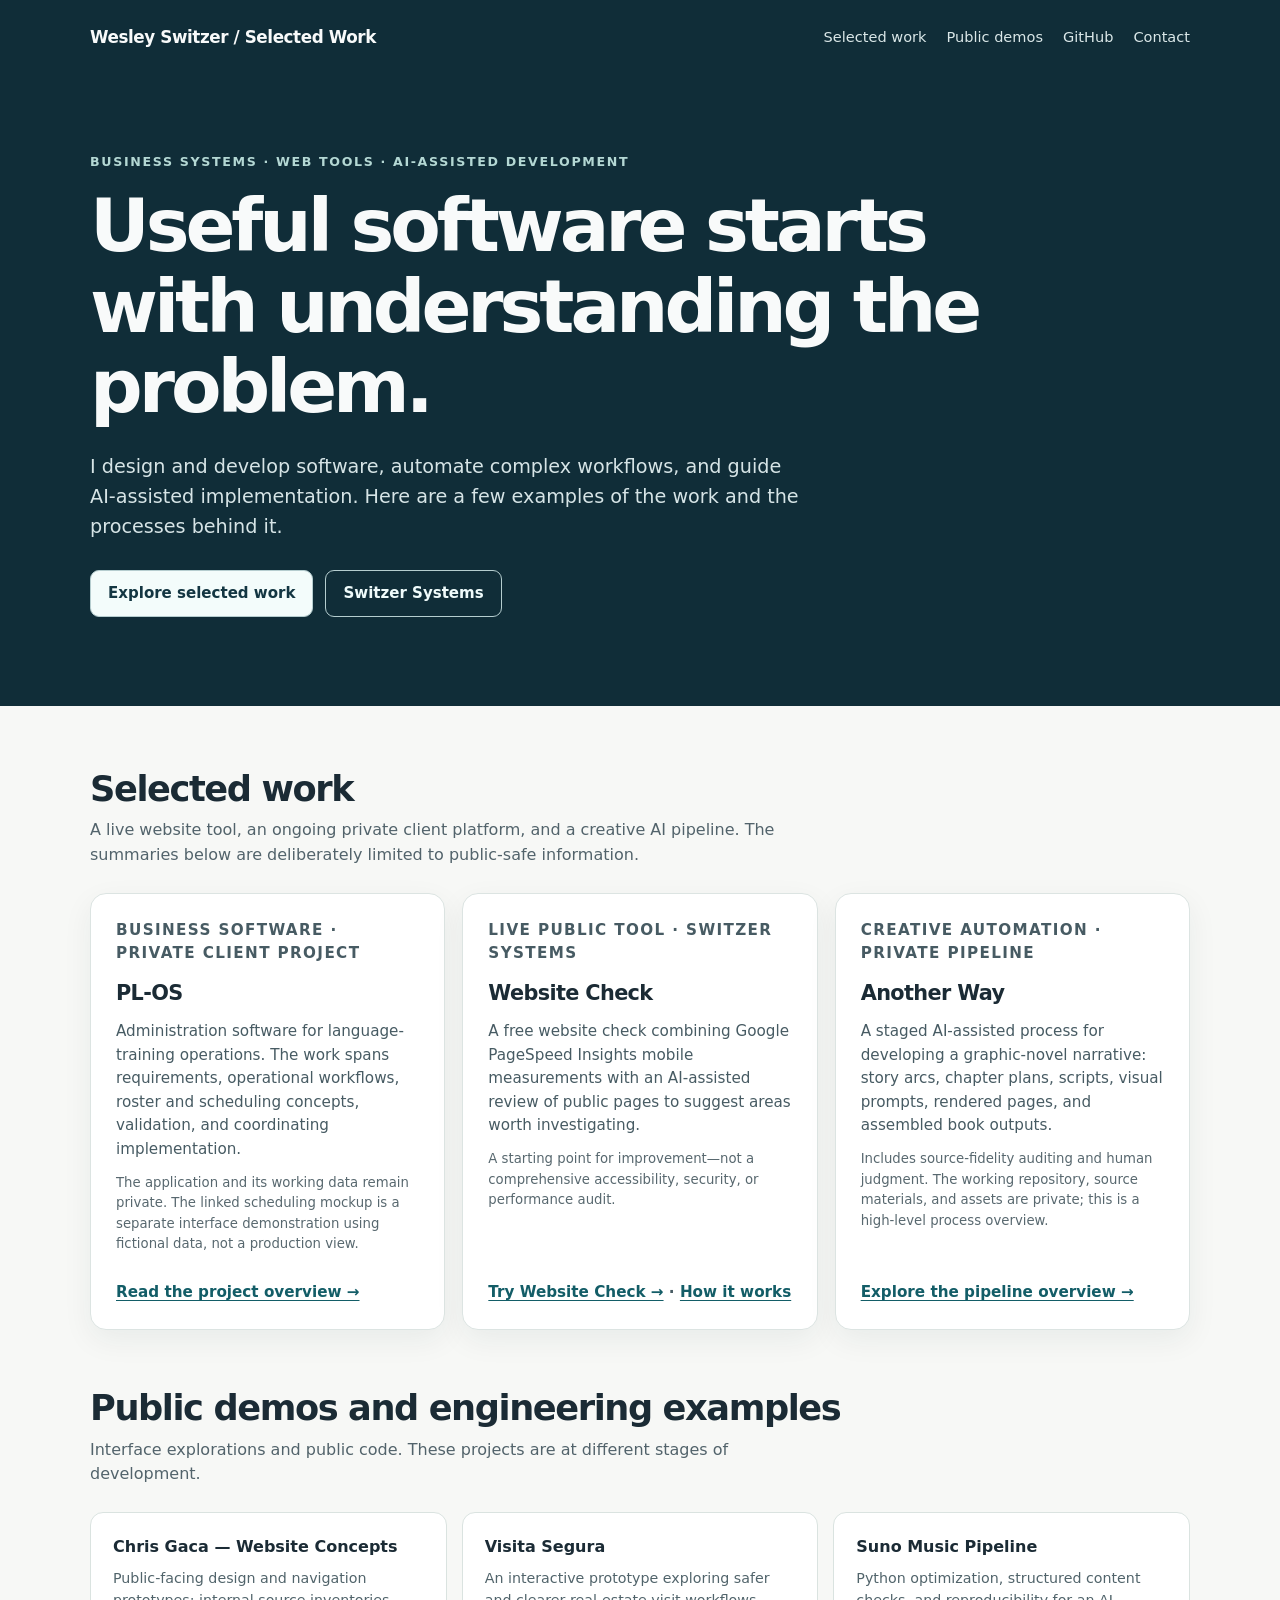
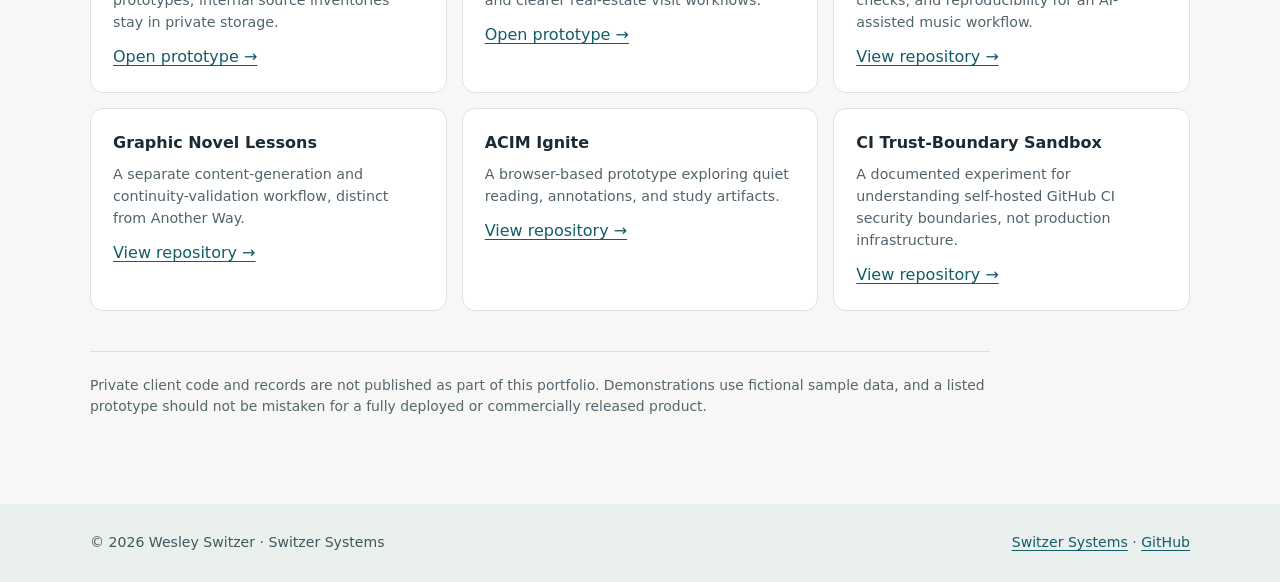
<file: index.html>
<!doctype html>
<html lang="en">
<head>
<meta charset="utf-8">
<meta name="viewport" content="width=device-width, initial-scale=1">
<meta name="description" content="Selected projects from Wesley Switzer: business software, practical website tools, and AI-assisted creative development pipelines.">
<meta name="color-scheme" content="light">
<title>Selected Work | Wesley Switzer</title>
<style>
:root{font-family:system-ui,-apple-system,BlinkMacSystemFont,"Segoe UI",sans-serif;color:#1b2b35;background:#f7f8f6;font-synthesis:none}
*{box-sizing:border-box}
body{margin:0;line-height:1.55}
a{color:#135d67;text-underline-offset:3px}
a:hover{color:#0a4149}
a:focus-visible{outline:3px solid #258b94;outline-offset:4px;border-radius:3px}
header{background:#102d38;color:#f8fafa}
.nav,.wrap{width:min(1100px,calc(100% - 40px));margin:0 auto}
.nav{display:flex;align-items:center;justify-content:space-between;gap:18px;min-height:74px;flex-wrap:wrap;padding:14px 0}
.nav strong{letter-spacing:-.025em;font-size:1.05rem}
.nav nav{display:flex;gap:20px;flex-wrap:wrap}
.nav a{color:#dae7e8;text-decoration:none;font-size:.91rem}
.nav a:hover{color:#fff;text-decoration:underline}
.hero{padding:78px 0 89px}
.eyebrow{margin:0 0 14px;color:#b4d8d4;font-size:.79rem;font-weight:700;letter-spacing:.13em;text-transform:uppercase}
h1{max-width:900px;font-size:clamp(2.4rem,6vw,4.6rem);line-height:1.1;letter-spacing:-.055em;margin:0 0 24px}
.intro{font-size:clamp(1rem,2vw,1.2rem);color:#d6e4e6;max-width:710px;margin:0 0 28px}
.hero-actions,.links{display:flex;gap:12px;flex-wrap:wrap}
.btn{display:inline-flex;align-items:center;justify-content:center;padding:11px 17px;border-radius:9px;font-size:.94rem;font-weight:650;text-decoration:none;border:1px solid #b5cdcf;color:#133642;background:#f3fcfb}
.btn:hover{background:#d8eeeb;color:#133642}
.btn.secondary{background:transparent;color:#effbfb}
.btn.secondary:hover{background:#244450}
main{padding:62px 0 72px}
.section-head{margin-bottom:25px}
.section-head h2{font-size:clamp(1.65rem,3vw,2.2rem);letter-spacing:-.04em;line-height:1.2;margin:0 0 8px}
.section-head p{max-width:740px;margin:0;color:#52636b}
.cards{display:grid;grid-template-columns:repeat(3,minmax(0,1fr));gap:17px}
.card{background:white;border:1px solid #dce4e2;border-radius:16px;box-shadow:0 10px 30px #142e3010;padding:25px;display:flex;flex-direction:column;gap:11px;min-height:300px}
.tag{font-size:.72rem;color:#386c63;font-weight:750;text-transform:uppercase;letter-spacing:.09em;margin:0}
.card h3{font-size:1.3rem;letter-spacing:-.03em;margin:0}
.card p{margin:0;color:#475b63;font-size:.95rem}
.card .detail{font-size:.83rem;color:#58686f}
.card .link{margin-top:auto;padding-top:15px;font-weight:650}
.card .link a{display:inline-block}
.section{margin-top:57px}
.list{display:grid;grid-template-columns:repeat(3,minmax(0,1fr));gap:15px}
.mini{padding:22px;border:1px solid #dae3e0;border-radius:13px;background:#fff}
.mini h3{font-size:1rem;margin:0 0 7px}
.mini p{color:#51646b;font-size:.89rem;margin:0 0 12px}
.note{margin-top:40px;border-top:1px solid #d9e3e0;padding:23px 0 0;color:#54666c;font-size:.87rem;max-width:900px}
footer{background:#eaf0ed;padding:28px 0;color:#415760}
.footer-inner{display:flex;flex-wrap:wrap;align-items:center;justify-content:space-between;gap:14px;font-size:.88rem}
@media(max-width:850px){.cards,.list{grid-template-columns:1fr 1fr}.hero{padding:55px 0 65px}}
@media(max-width:620px){.cards,.list{grid-template-columns:1fr}.card{min-height:0}.nav{align-items:flex-start}.hero{padding:45px 0 55px}.wrap,.nav{width:min(1100px,calc(100% - 30px))}main{padding-top:45px}}
@media(prefers-reduced-motion:no-preference){html{scroll-behavior:smooth}}
</style>
</head>
<body>
<header>
<div class="nav">
<strong>Wesley Switzer <span aria-hidden="true">/</span> Selected Work</strong>
<nav aria-label="Main navigation"><a href="#work">Selected work</a><a href="#demos">Public demos</a><a href="https://github.com/wswitzer">GitHub</a><a href="https://switzersystems.com/contact/">Contact</a></nav>
</div>
<div class="wrap hero">
<p class="eyebrow">Business systems · Web tools · AI-assisted development</p>
<h1>Useful software starts with understanding the problem.</h1>
<p class="intro">I design and develop software, automate complex workflows, and guide AI-assisted implementation. Here are a few examples of the work and the processes behind it.</p>
<div class="hero-actions"><a class="btn" href="#work">Explore selected work</a><a class="btn secondary" href="https://switzersystems.com/">Switzer Systems</a></div>
</div>
</header>
<main class="wrap">
<section id="work" aria-labelledby="work-heading">
<div class="section-head"><h2 id="work-heading">Selected work</h2><p>A live website tool, an ongoing private client platform, and a creative AI pipeline. The summaries below are deliberately limited to public-safe information.</p></div>
<div class="cards">
<article class="card" id="pl-os"><p class="tag">Business software · Private client project</p><h3>PL-OS</h3><p>Administration software for language-training operations. The work spans requirements, operational workflows, roster and scheduling concepts, validation, and coordinating implementation.</p><p class="detail">The application and its working data remain private. The linked scheduling mockup is a separate interface demonstration using fictional data, not a production view.</p><p class="link"><a href="./work/#pl-os">Read the project overview →</a></p></article>
<article class="card" id="website-check"><p class="tag">Live public tool · Switzer Systems</p><h3>Website Check</h3><p>A free website check combining Google PageSpeed Insights mobile measurements with an AI-assisted review of public pages to suggest areas worth investigating.</p><p class="detail">A starting point for improvement—not a comprehensive accessibility, security, or performance audit.</p><p class="link"><a href="https://switzersystems.com/website-check/">Try Website Check →</a> · <a href="./work/#website-check">How it works</a></p></article>
<article class="card" id="another-way"><p class="tag">Creative automation · Private pipeline</p><h3>Another Way</h3><p>A staged AI-assisted process for developing a graphic-novel narrative: story arcs, chapter plans, scripts, visual prompts, rendered pages, and assembled book outputs.</p><p class="detail">Includes source-fidelity auditing and human judgment. The working repository, source materials, and assets are private; this is a high-level process overview.</p><p class="link"><a href="./work/#another-way">Explore the pipeline overview →</a></p></article>
</div>
</section>
<section id="demos" class="section" aria-labelledby="demos-heading">
<div class="section-head"><h2 id="demos-heading">Public demos and engineering examples</h2><p>Interface explorations and public code. These projects are at different stages of development.</p></div>
<div class="list">
<div class="mini"><h3>Chris Gaca — Website Concepts</h3><p>Public-facing design and navigation prototypes; internal source inventories stay in private storage.</p><a href="./chris-gaca/mockups/">Open prototype →</a></div>
<div class="mini"><h3>Visita Segura</h3><p>An interactive prototype exploring safer and clearer real-estate visit workflows.</p><a href="./visita-segura/">Open prototype →</a></div>
<div class="mini"><h3>Suno Music Pipeline</h3><p>Python optimization, structured content checks, and reproducibility for an AI-assisted music workflow.</p><a href="https://github.com/wswitzer/suno-music">View repository →</a></div>
<div class="mini"><h3>Graphic Novel Lessons</h3><p>A separate content-generation and continuity-validation workflow, distinct from Another Way.</p><a href="https://github.com/wswitzer/acim-graphic-novel-lessons">View repository →</a></div>
<div class="mini"><h3>ACIM Ignite</h3><p>A browser-based prototype exploring quiet reading, annotations, and study artifacts.</p><a href="https://github.com/wswitzer/ACIM-Ignite">View repository →</a></div>
<div class="mini"><h3>CI Trust-Boundary Sandbox</h3><p>A documented experiment for understanding self-hosted GitHub CI security boundaries, not production infrastructure.</p><a href="https://github.com/Switzer-Systems/local-ci-simple">View repository →</a></div>
</div>
<p class="note">Private client code and records are not published as part of this portfolio. Demonstrations use fictional sample data, and a listed prototype should not be mistaken for a fully deployed or commercially released product.</p>
</section>
</main>
<footer><div class="wrap footer-inner"><span>© 2026 Wesley Switzer · Switzer Systems</span><span><a href="https://switzersystems.com/">Switzer Systems</a> · <a href="https://github.com/wswitzer">GitHub</a></span></div></footer>
</body>
</html>
</file>
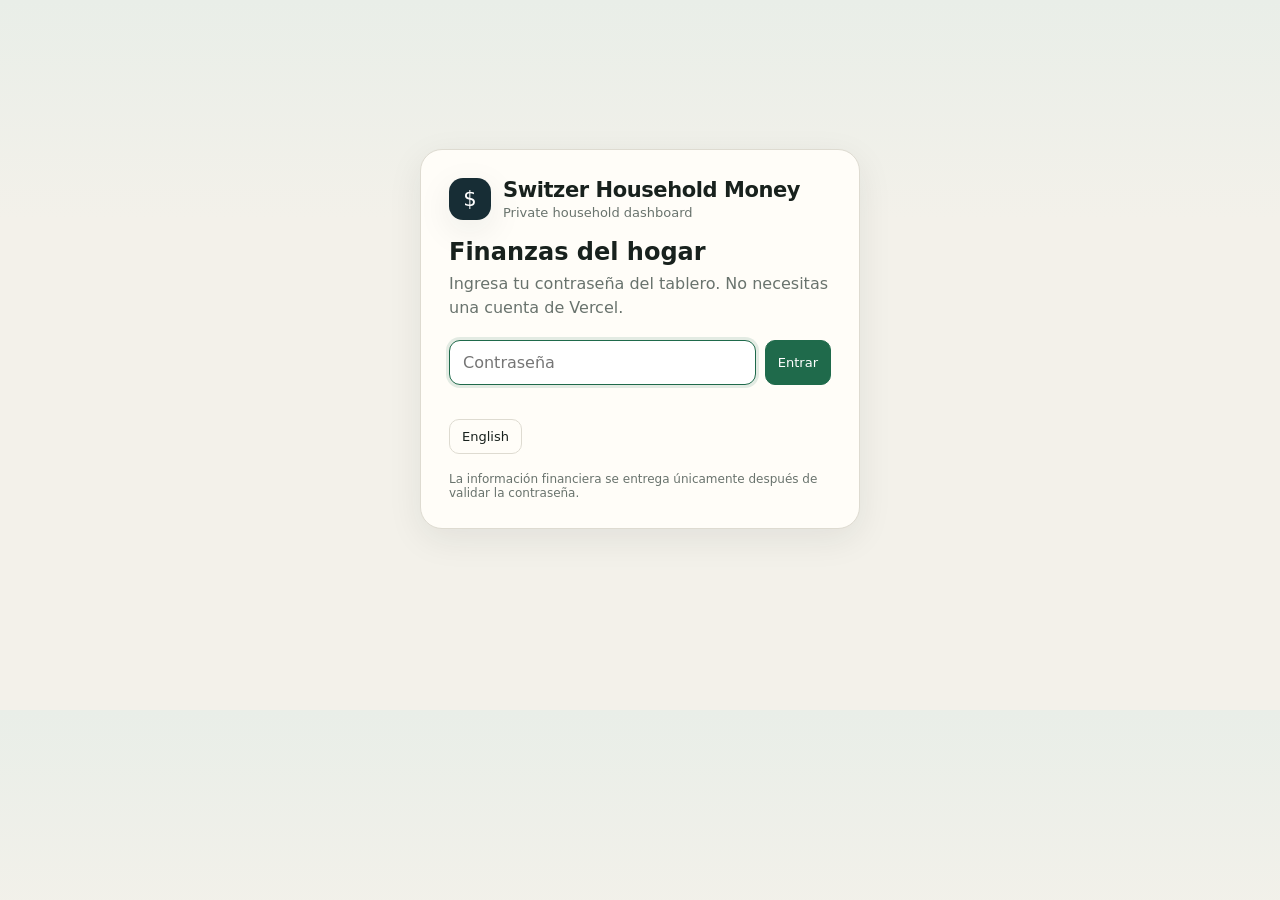
<file: household-money/index.html>
<!doctype html>
<html lang="es">
<head>
<meta charset="utf-8">
<meta name="viewport" content="width=device-width,initial-scale=1,viewport-fit=cover">
<meta name="theme-color" content="#13261f">
<title>Switzer Household Money</title>
<style>
:root{--bg:#f3f1ea;--paper:#fffdf8;--ink:#18211d;--muted:#69736d;--line:#dedbd1;--green:#1f6a4b;--green2:#dfeee5;--navy:#172d35;--amber:#a56413;--amber2:#f8ead2;--red:#a23c36;--red2:#f8dfdc;--shadow:0 10px 35px rgba(28,44,36,.08)}
*{box-sizing:border-box}body{margin:0;background:linear-gradient(180deg,#e9eee8 0,#f3f1ea 220px);color:var(--ink);font-family:Inter,ui-sans-serif,system-ui,-apple-system,BlinkMacSystemFont,"Segoe UI",sans-serif}.shell{max-width:1120px;margin:0 auto;padding:24px 18px 56px}.top{display:flex;align-items:center;justify-content:space-between;gap:16px;margin-bottom:22px}.brand{display:flex;gap:12px;align-items:center}.mark{width:42px;height:42px;border-radius:14px;display:grid;place-items:center;background:var(--navy);color:white;font-size:21px;box-shadow:var(--shadow)}h1{font-size:21px;margin:0;letter-spacing:-.02em}.sub{color:var(--muted);font-size:13px;margin-top:3px}.actions{display:flex;gap:8px;align-items:center;flex-wrap:wrap}.btn{border:1px solid var(--line);background:var(--paper);color:var(--ink);padding:9px 12px;border-radius:10px;font:inherit;font-size:13px;cursor:pointer}.btn:hover{border-color:#aaa99f}.btn.primary{background:var(--green);border-color:var(--green);color:white}.btn.ghost{background:transparent}.login-wrap{min-height:70vh;display:grid;place-items:center}.login{width:min(440px,100%);background:var(--paper);border:1px solid var(--line);border-radius:22px;padding:28px;box-shadow:var(--shadow)}.login h2{font-size:24px;margin:0 0 6px}.login p{color:var(--muted);margin:0 0 20px;line-height:1.5}.field{display:flex;gap:9px}.field input{flex:1;min-width:0;border:1px solid var(--line);background:white;padding:12px 13px;border-radius:11px;font:inherit;font-size:16px;outline:none}.field input:focus{border-color:var(--green);box-shadow:0 0 0 3px rgba(31,106,75,.12)}.error{color:var(--red);min-height:20px;font-size:13px;margin-top:10px}.privacy{font-size:12px;color:var(--muted);margin-top:18px}.hidden{display:none!important}.summary{display:grid;grid-template-columns:repeat(4,1fr);gap:12px;margin:14px 0 22px}.metric{background:var(--paper);border:1px solid var(--line);border-radius:16px;padding:17px;box-shadow:0 4px 15px rgba(28,44,36,.035)}.metric .label{font-size:12px;color:var(--muted);text-transform:uppercase;letter-spacing:.06em}.metric .value{font-size:25px;font-weight:760;margin-top:7px;letter-spacing:-.03em}.metric .hint{font-size:12px;color:var(--muted);margin-top:5px;line-height:1.35}.section{margin-top:24px}.section-head{display:flex;align-items:end;justify-content:space-between;gap:12px;margin-bottom:10px}.section h2{font-size:17px;margin:0;letter-spacing:-.01em}.count{font-size:12px;color:var(--muted)}.grid{display:grid;grid-template-columns:repeat(2,minmax(0,1fr));gap:10px}.card{background:var(--paper);border:1px solid var(--line);border-radius:15px;padding:15px;min-width:0}.card-top{display:flex;justify-content:space-between;gap:12px;align-items:flex-start}.card-title{font-weight:720;line-height:1.25}.amount{font-weight:750;white-space:nowrap}.meta{display:flex;gap:6px;flex-wrap:wrap;margin-top:9px}.pill{font-size:11px;border-radius:999px;padding:4px 7px;background:#eceae3;color:#59635d}.pill.due,.pill.high,.pill.overdue{background:var(--red2);color:var(--red)}.pill.medium,.pill.waiting,.pill.possible{background:var(--amber2);color:var(--amber)}.pill.open,.pill.active,.pill.confirmed{background:var(--green2);color:var(--green)}.desc{font-size:13px;color:#4e5953;line-height:1.5;margin-top:9px}.callout{margin-top:10px;padding:10px 11px;border-left:3px solid var(--green);background:#edf5f0;border-radius:8px;font-size:13px;line-height:1.45}.empty{border:1px dashed var(--line);border-radius:13px;padding:16px;color:var(--muted);font-size:13px}.updated{font-size:12px;color:var(--muted);margin:6px 0 0}.cash-detail{background:rgba(255,255,255,.5);border:1px solid var(--line);border-radius:13px;padding:11px 13px;color:#56615a;font-size:12px;line-height:1.45;margin-top:-11px;margin-bottom:18px}.footer{color:var(--muted);font-size:11px;text-align:center;margin-top:34px}@media(max-width:800px){.summary{grid-template-columns:repeat(2,1fr)}.grid{grid-template-columns:1fr}.top{align-items:flex-start}.brand{align-items:flex-start}.actions{justify-content:flex-end}}@media(max-width:480px){.shell{padding:16px 12px 38px}.summary{grid-template-columns:1fr 1fr;gap:8px}.metric{padding:13px}.metric .value{font-size:20px}.top{display:block}.actions{margin-top:12px;justify-content:flex-start}.login{padding:22px}.field{display:block}.field .btn{width:100%;margin-top:9px}}
</style>
</head>
<body>
<div class="shell">
  <div id="loginView" class="login-wrap">
    <div class="login">
      <div class="brand" style="margin-bottom:18px"><div class="mark">$</div><div><h1>Switzer Household Money</h1><div class="sub">Private household dashboard</div></div></div>
      <h2 id="loginTitle">Finanzas del hogar</h2>
      <p id="loginCopy">Ingresa tu contraseña del tablero. No necesitas una cuenta de Vercel.</p>
      <form id="loginForm">
        <div class="field"><input id="password" type="password" autocomplete="current-password" placeholder="Contraseña" required><button class="btn primary" id="loginBtn" type="submit">Entrar</button></div>
        <div class="error" id="loginError"></div>
      </form>
      <div class="actions" style="margin-top:4px"><button class="btn ghost" id="loginLang" type="button">English</button></div>
      <div class="privacy" id="privacyCopy">La información financiera se entrega únicamente después de validar la contraseña.</div>
    </div>
  </div>

  <main id="appView" class="hidden">
    <header class="top">
      <div class="brand"><div class="mark">$</div><div><h1>Switzer Household Money</h1><div class="sub" id="appSub">Panel privado de finanzas del hogar</div><div class="updated" id="updated"></div></div></div>
      <div class="actions"><button class="btn" id="langBtn">English</button><button class="btn" id="refreshBtn">Actualizar</button><button class="btn" id="logoutBtn">Salir</button></div>
    </header>
    <div id="summary" class="summary"></div>
    <div id="cashDetail" class="cash-detail hidden"></div>
    <div id="content"></div>
    <div class="footer" id="footer">Datos privados · No compartas tu contraseña</div>
  </main>
</div>
<script>
(function(){
  var API_URL='https://rhgivzrczyfwgybmwpmd.supabase.co/functions/v1/household-money';
  var tokenKey='switzer_household_money_token_v1';
  var langKey='switzer_household_money_lang';
  var token=localStorage.getItem(tokenKey)||'';
  var lang=localStorage.getItem(langKey)||'es';
  var state=null;
  var updatedAt='';
  var loginView=document.getElementById('loginView');
  var appView=document.getElementById('appView');
  var loginForm=document.getElementById('loginForm');
  var password=document.getElementById('password');
  var loginError=document.getElementById('loginError');
  var loginBtn=document.getElementById('loginBtn');
  function tr(es,en){return lang==='es'?es:en}
  function esc(v){return String(v==null?'':v).replace(/[&<>"']/g,function(c){return {'&':'&amp;','<':'&lt;','>':'&gt;','"':'&quot;',"'":'&#39;'}[c]})}
  function loc(o,k){if(!o)return'';if(lang==='es'){if(o[k+'Es']!=null)return o[k+'Es'];if(o[k+'_es']!=null)return o[k+'_es']}return o[k]!=null?o[k]:''}
  function money(v,c){if(v==null||v==='')return'—';try{return new Intl.NumberFormat(lang==='es'?'es-MX':'en-CA',{style:'currency',currency:c,maximumFractionDigits:2}).format(Number(v))}catch(e){return String(v)}}
  function dateText(v){if(!v)return'';var d=new Date(String(v).length===10?v+'T12:00:00':v);if(isNaN(d.getTime()))return String(v);return new Intl.DateTimeFormat(lang==='es'?'es-MX':'en-CA',{year:'numeric',month:'short',day:'numeric'}).format(d)}
  function pill(text){if(!text)return'';var cls=String(text).toLowerCase().replace(/[^a-z]+/g,'-');return '<span class="pill '+esc(cls)+'">'+esc(text)+'</span>'}
  function metric(label,value,hint){return '<div class="metric"><div class="label">'+esc(label)+'</div><div class="value">'+esc(value)+'</div>'+(hint?'<div class="hint">'+esc(hint)+'</div>':'')+'</div>'}
  function section(title,items,renderer){items=Array.isArray(items)?items:[];var html='<section class="section"><div class="section-head"><h2>'+esc(title)+'</h2><div class="count">'+items.length+'</div></div>';if(!items.length)html+='<div class="empty">'+esc(tr('Nada aquí por ahora.','Nothing here right now.'))+'</div>';else html+='<div class="grid">'+items.map(renderer).join('')+'</div>';return html+'</section>'}
  function card(title,amount,meta,desc,callout){return '<article class="card"><div class="card-top"><div class="card-title">'+esc(title||'—')+'</div>'+(amount?'<div class="amount">'+esc(amount)+'</div>':'')+'</div>'+(meta&&meta.length?'<div class="meta">'+meta.filter(Boolean).join('')+'</div>':'')+(desc?'<div class="desc">'+esc(desc)+'</div>':'')+(callout?'<div class="callout">'+esc(callout)+'</div>':'')+'</article>'}
  function renderBill(o){return card(loc(o,'name'),o.amount,[pill(loc(o,'priority')),pill(loc(o,'status')),pill(dateText(o.date))],loc(o,'note'),'')}
  function renderIncome(o){return card(loc(o,'name'),o.amount,[pill(loc(o,'confidence')),pill(loc(o,'time')),pill(dateText(o.date))],loc(o,'note'),'')}
  function renderRecurring(o){return card(loc(o,'name'),loc(o,'monthly'),[pill(loc(o,'category')),pill(loc(o,'cadence'))],loc(o,'note'),'')}
  function renderBacklog(o){return card(loc(o,'name'),o.amount,[],loc(o,'note'),'')}
  function renderAction(o){return card(loc(o,'title'),'',o.priority!=null?[pill(tr('Prioridad ','Priority ')+o.priority)]:[],loc(o,'note'),'')}
  function renderInsight(o){return card(loc(o,'title'),'',[pill(loc(o,'priority')),pill(loc(o,'status')),pill(loc(o,'category'))],loc(o,'insight'),loc(o,'action'))}
  function renderEnded(o){return card(loc(o,'name'),'',loc(o,'access_until')?[pill(loc(o,'access_until'))]:[],loc(o,'note'),'')}
  function applyLanguage(){
    document.documentElement.lang=lang;
    document.getElementById('loginTitle').textContent=tr('Finanzas del hogar','Household finances');
    document.getElementById('loginCopy').textContent=tr('Ingresa tu contraseña del tablero. No necesitas una cuenta de Vercel.','Enter your dashboard password. You do not need a Vercel account.');
    password.placeholder=tr('Contraseña','Password');
    loginBtn.textContent=tr('Entrar','Sign in');
    document.getElementById('loginLang').textContent=lang==='es'?'English':'Español';
    document.getElementById('privacyCopy').textContent=tr('La información financiera se entrega únicamente después de validar la contraseña.','Financial information is returned only after the dashboard password is validated.');
    document.getElementById('appSub').textContent=tr('Panel privado de finanzas del hogar','Private household finance dashboard');
    document.getElementById('langBtn').textContent=lang==='es'?'English':'Español';
    document.getElementById('refreshBtn').textContent=tr('Actualizar','Refresh');
    document.getElementById('logoutBtn').textContent=tr('Salir','Sign out');
    document.getElementById('footer').textContent=tr('Datos privados · No compartas tu contraseña','Private data · Do not share your password');
    if(state)render();
  }
  function render(){
    var s=state||{};var sum=s.summary||{};
    document.getElementById('summary').innerHTML=
      metric(tr('Efectivo disponible','Liquid cash'),money(sum.liquid_mxn,'MXN'),tr('Dinero realmente disponible','Genuinely available money'))+
      metric(tr('Gasto mensual recurrente','Monthly recurring'),money(sum.recurring_monthly_mxn,'MXN'),tr('Promedio de compromisos activos','Average active commitments'))+
      metric(tr('Crédito de respaldo','Backup credit'),money(sum.credit_cad,'CAD'),tr('No contado como efectivo','Not counted as cash'))+
      metric(tr('Pendiente de Cate','Remaining from Cate'),money(sum.remaining_cate_usd,'USD'),tr('Ingreso esperado restante','Remaining expected income'));
    var detail=lang==='es'?(sum.cash_detail_es||sum.cash_detail):(sum.cash_detail||'');
    var cd=document.getElementById('cashDetail');if(detail){cd.textContent=detail;cd.classList.remove('hidden')}else cd.classList.add('hidden');
    var c='';
    c+=section(tr('Próximas acciones','Next actions'),s.actions,renderAction);
    c+=section(tr('Ideas y recordatorios','Insights & reminders'),s.insights,renderInsight);
    c+=section(tr('Pagos próximos','Upcoming bills'),s.bills,renderBill);
    c+=section(tr('Ingresos esperados','Expected income'),s.income,renderIncome);
    c+=section(tr('Gastos recurrentes','Recurring costs'),s.recurring,renderRecurring);
    c+=section(tr('Pendientes grandes','Backlog'),s.backlog,renderBacklog);
    c+=section(tr('Terminados / sin renovación','Ended / no renewal'),s.ended,renderEnded);
    document.getElementById('content').innerHTML=c;
    var up=s.updatedEs&&lang==='es'?s.updatedEs:(s.updated||updatedAt);
    document.getElementById('updated').textContent=tr('Actualizado: ','Updated: ')+(up||dateText(updatedAt));
  }
  async function api(body){
    var r=await fetch(API_URL,{method:'POST',headers:{'content-type':'application/json'},body:JSON.stringify(body),cache:'no-store'});
    var j={};try{j=await r.json()}catch(e){}
    if(!r.ok){var err=new Error(j.error||'request failed');err.status=r.status;throw err}return j;
  }
  async function load(){
    if(!token){showLogin();return}
    try{var j=await api({action:'data',token:token});state=j.data;updatedAt=j.updated_at||'';showApp();render()}catch(e){if(e.status===401){localStorage.removeItem(tokenKey);token='';showLogin()}else{showApp();document.getElementById('content').innerHTML='<div class="empty">'+esc(tr('No se pudieron cargar los datos. Intenta actualizar.','Could not load data. Try refreshing.'))+'</div>'}}
  }
  function showLogin(){loginView.classList.remove('hidden');appView.classList.add('hidden');setTimeout(function(){password.focus()},50)}
  function showApp(){loginView.classList.add('hidden');appView.classList.remove('hidden')}
  loginForm.addEventListener('submit',async function(e){e.preventDefault();loginError.textContent='';loginBtn.disabled=true;loginBtn.textContent=tr('Entrando…','Signing in…');try{var j=await api({action:'login',password:password.value});token=j.token;localStorage.setItem(tokenKey,token);state=j.data;updatedAt=j.updated_at||'';password.value='';showApp();render()}catch(err){loginError.textContent=tr('Contraseña incorrecta.','Incorrect password.')}finally{loginBtn.disabled=false;loginBtn.textContent=tr('Entrar','Sign in')}});
  document.getElementById('logoutBtn').addEventListener('click',function(){localStorage.removeItem(tokenKey);token='';state=null;showLogin()});
  document.getElementById('refreshBtn').addEventListener('click',load);
  document.getElementById('langBtn').addEventListener('click',function(){lang=lang==='es'?'en':'es';localStorage.setItem(langKey,lang);applyLanguage()});
  document.getElementById('loginLang').addEventListener('click',function(){lang=lang==='es'?'en':'es';localStorage.setItem(langKey,lang);applyLanguage()});
  applyLanguage();load();
})();
</script>
</body>
</html>
</file>
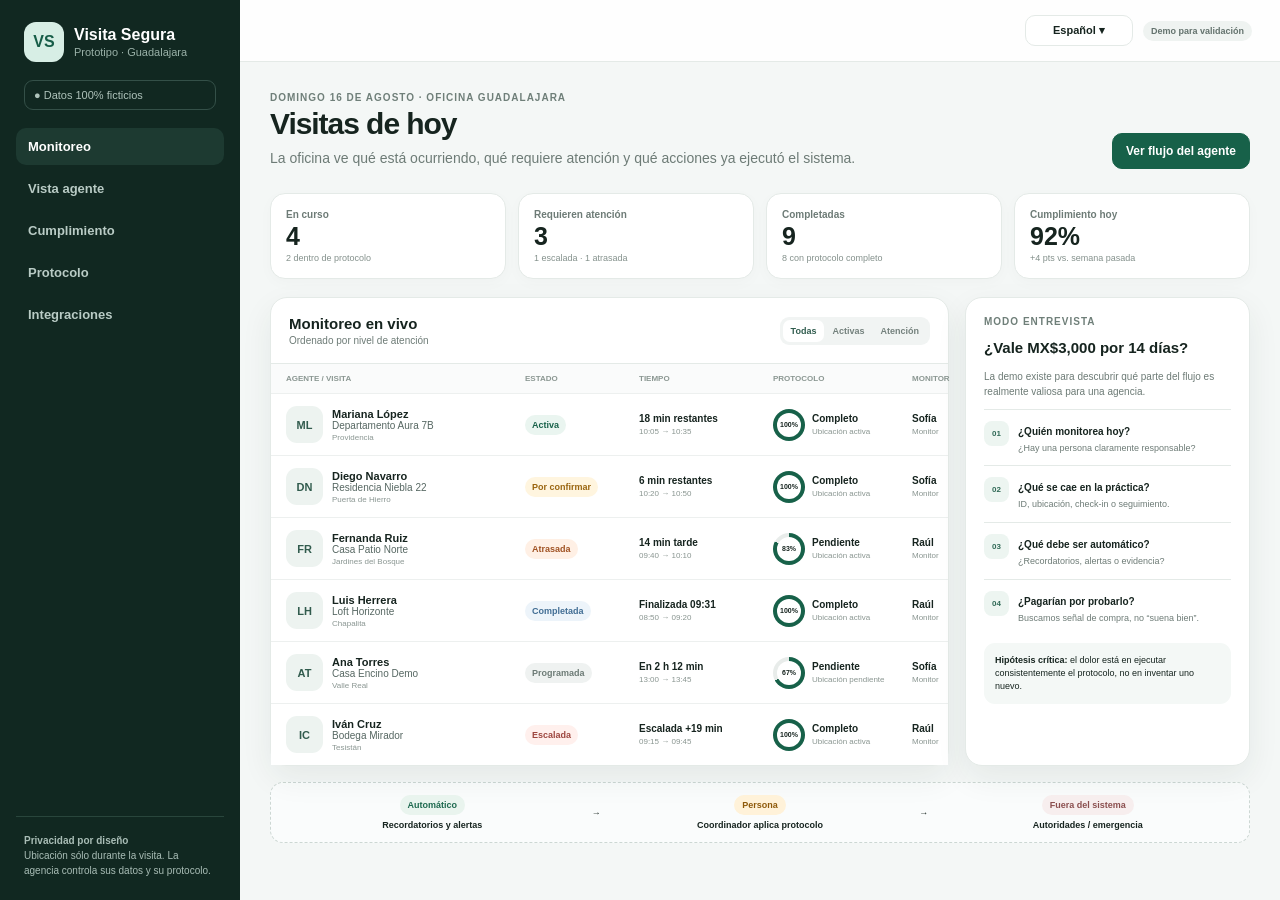
<file: visita-segura/index.html>
<!doctype html>
<html lang="es-MX"><head><meta charset="utf-8"><meta name="viewport" content="width=device-width,initial-scale=1"><title>Visita Segura — Demo</title><style>
:root{--bg:#f4f7f6;--card:#fff;--ink:#16241f;--muted:#6d7b76;--line:#e4eae7;--green:#176149;--green2:#24755b;--gsoft:#eaf5f0;--amber:#9a650f;--asoft:#fff5df;--red:#9d463f;--rsoft:#fff0ed;--blue:#426e94;--bsoft:#edf4fa;--shadow:0 12px 32px rgba(22,58,46,.07)}*{box-sizing:border-box}body{margin:0;font-family:Inter,-apple-system,BlinkMacSystemFont,"Segoe UI",sans-serif;background:var(--bg);color:var(--ink)}button,input,select,textarea{font:inherit}button{cursor:pointer}.shell{display:grid;grid-template-columns:240px 1fr;min-height:100vh}.side{background:#112821;color:white;padding:22px 16px;display:flex;flex-direction:column;position:sticky;top:0;height:100vh}.brand{display:flex;gap:10px;align-items:center;padding:0 8px 18px}.mark{width:40px;height:40px;border-radius:12px;background:#d7eee5;color:#175d48;display:grid;place-items:center;font-weight:900}.brand small{display:block;color:#9ab1a8;font-size:11px;margin-top:2px}.demo{border:1px solid #345048;color:#afc3bb;border-radius:9px;padding:8px 9px;margin:0 8px 18px;font-size:11px}.nav{display:grid;gap:5px}.nav button{border:0;background:transparent;color:#b9cbc5;border-radius:10px;padding:11px 12px;text-align:left;font-size:13px;font-weight:700}.nav button.active,.nav button:hover{background:#1d3a31;color:white}.side .spacer{flex:1}.privacy{border-top:1px solid #29463c;padding:16px 8px 0;color:#a9bdb6;font-size:10px;line-height:1.5}.top{height:62px;background:rgba(255,255,255,.92);border-bottom:1px solid var(--line);display:flex;justify-content:flex-end;align-items:center;padding:0 28px;position:sticky;top:0;z-index:5}.pill{display:inline-flex;padding:5px 8px;border-radius:999px;font-size:9px;font-weight:800;background:#eff3f1;color:#63726d}.page{padding:30px;max-width:1500px;margin:auto}.eyebrow{font-size:10px;font-weight:900;letter-spacing:.1em;text-transform:uppercase;color:#6f7f79}.head{display:flex;justify-content:space-between;align-items:flex-end;gap:20px;margin-bottom:24px}.head h1{font-size:30px;letter-spacing:-.035em;margin:4px 0 7px}.head p{font-size:14px;color:var(--muted);margin:0;max-width:760px;line-height:1.5}.btn{border:1px solid var(--line);background:white;border-radius:10px;padding:10px 13px;font-size:12px;font-weight:800}.btn.primary{background:var(--green);color:white;border-color:var(--green)}.metrics{display:grid;grid-template-columns:repeat(4,1fr);gap:12px;margin-bottom:18px}.metric{background:white;border:1px solid var(--line);border-radius:15px;padding:15px;box-shadow:0 4px 15px rgba(0,0,0,.025)}.metric span,.metric strong,.metric small{display:block}.metric span{font-size:10px;color:var(--muted);font-weight:700}.metric strong{font-size:25px;margin:2px 0}.metric small{font-size:9px;color:#84918c}.grid{display:grid;grid-template-columns:minmax(0,1fr) 285px;gap:16px}.card{background:white;border:1px solid var(--line);border-radius:17px;box-shadow:var(--shadow)}.card.pad{padding:18px}.cardhead{display:flex;justify-content:space-between;align-items:center;padding:17px 18px;border-bottom:1px solid var(--line)}.cardhead h2{font-size:15px;margin:0}.cardhead p{font-size:10px;color:var(--muted);margin:3px 0 0}.filters{display:flex;background:#f1f4f3;border-radius:9px;padding:3px}.filters button{border:0;background:transparent;border-radius:7px;padding:6px 8px;font-size:9px;font-weight:800;color:#74817d}.filters button.active{background:white;color:#315d4f}.tablehead,.row{display:grid;grid-template-columns:minmax(230px,1.6fr) 105px 125px 130px 95px 24px;gap:9px;align-items:center}.tablehead{padding:10px 15px;background:#fafbfb;color:#8b9792;font-size:8px;text-transform:uppercase;font-weight:900}.row{border:0;border-top:1px solid #edf0ef;background:white;width:100%;padding:12px 15px;text-align:left;color:inherit}.row:hover{background:#fafcfb}.agent{display:flex;gap:9px;align-items:center}.avatar{width:37px;height:37px;border-radius:11px;background:#edf3f0;display:grid;place-items:center;color:#315b4d;font-size:11px;font-weight:900;flex:none}.agent strong,.agent span,.agent small{display:block}.agent strong{font-size:11px}.agent span{font-size:10px;color:#566762}.agent small{font-size:8px;color:#8a9692;margin-top:2px}.status{display:inline-flex;padding:5px 7px;border-radius:999px;font-size:9px;font-weight:900}.s-active{background:var(--gsoft);color:var(--green)}.s-due{background:var(--asoft);color:var(--amber)}.s-over{background:#fff0e5;color:#a05223}.s-esc{background:var(--rsoft);color:var(--red)}.s-done{background:var(--bsoft);color:var(--blue)}.s-sched{background:#eff2f1;color:#6d7b76}.small strong,.small span{display:block}.small strong{font-size:10px}.small span{font-size:8px;color:#899590;margin-top:3px}.protocol{display:flex;align-items:center;gap:7px}.ring{width:32px;height:32px;border-radius:50%;background:conic-gradient(var(--green) var(--p),#e8ecea 0);display:grid;place-items:center;position:relative}.ring:after{content:"";width:24px;height:24px;border-radius:50%;background:white;position:absolute}.ring b{z-index:1;font-size:7px}.interview .q{display:flex;gap:9px;border-top:1px solid var(--line);padding:11px 0}.interview .q:first-of-type{margin-top:12px}.n{width:25px;height:25px;border-radius:8px;background:#edf5f1;color:#316a57;display:grid;place-items:center;font-size:8px;font-weight:900;flex:none}.q strong{font-size:10px}.q p{font-size:9px;color:var(--muted);margin:3px 0 0;line-height:1.4}.hyp{background:#f4f8f6;padding:11px;border-radius:11px;font-size:9px;line-height:1.45;margin-top:8px}.boundary{margin-top:16px;border:1px dashed #ccd7d3;background:#fafcfc;border-radius:13px;padding:12px;display:grid;grid-template-columns:1fr auto 1fr auto 1fr;gap:10px;align-items:center;text-align:center;font-size:9px}.boundary b{display:block;margin-top:5px}.auto{background:#e9f4ee;color:#1d694f}.human{background:#fff2d9;color:#8e5a0b}.outside{background:#f7eeee;color:#8b4f4f}.hidden{display:none!important}.phoneStage{padding:26px;display:flex;justify-content:center;background:radial-gradient(circle at top,#edf5f2,transparent 45%),#f2f5f4;min-height:calc(100vh - 62px)}.phone{width:390px;max-width:100%;background:white;border:1px solid #dbe3e0;border-radius:30px;box-shadow:0 25px 65px rgba(25,55,45,.13);padding:20px;min-height:720px}.phone h1{font-size:25px;margin:3px 0 14px}.strip{background:#eff7f3;color:#205c49;border-radius:12px;padding:11px;font-size:10px;line-height:1.45;margin-bottom:15px}.field{margin:13px 0}.field label{font-size:9px;font-weight:900;display:flex;justify-content:space-between;margin-bottom:6px}.field label em{font-style:normal;font-size:7px;color:#2e785f;text-transform:uppercase}.input{border:1px solid #dfe5e3;border-radius:11px;padding:11px;font-size:10px}.input small{display:block;color:#82908b;margin-top:3px}.check{display:flex;gap:8px;align-items:center;border:1px solid #dfe7e4;padding:10px;border-radius:11px;font-size:9px}.check i{width:22px;height:22px;border-radius:7px;background:#27765c;color:white;display:grid;place-items:center;font-style:normal}.ready{background:#ecf6f1;border:1px solid #d6e9e1;border-radius:11px;padding:10px;font-size:9px;color:#1b624b;margin:15px 0}.agentbtn{width:100%;border:0;border-radius:12px;padding:14px;font-size:11px;font-weight:900;margin-top:7px}.agentbtn.primary{background:var(--green);color:white}.agentbtn.soft{background:#f0f4f2;color:#244e42}.agentbtn.help{background:#fff3ef;color:#9b493d;border:1px solid #f2d6d0}.fine{text-align:center;font-size:8px;color:#87938f;line-height:1.45}.live{text-align:center;color:#28725b;font-size:9px;font-weight:900;letter-spacing:.08em;margin:18px 0 8px}.activeTitle{text-align:center!important;margin-bottom:3px!important}.center{text-align:center}.count{background:#f1f7f4;border-radius:18px;padding:18px;text-align:center;margin:20px 0}.count strong{display:block;font-size:39px;color:#1d5847}.count span,.count small{font-size:8px;color:#72857e}.details{display:grid;grid-template-columns:1fr 1fr;border:1px solid var(--line);border-radius:12px;overflow:hidden}.details div{padding:10px;border-bottom:1px solid var(--line);font-size:8px}.details div:nth-child(odd){border-right:1px solid var(--line)}.details div:nth-last-child(-n+2){border-bottom:0}.details strong{display:block;font-size:9px;margin-top:2px}.toast{background:#eaf6f0;color:#25664f;padding:9px;border-radius:10px;font-size:8px;font-weight:800;margin-top:10px}.timelineGrid{display:grid;grid-template-columns:minmax(0,1fr) 300px;gap:16px}.timeline{padding:18px}.event{display:grid;grid-template-columns:45px 1fr;gap:10px;padding:13px 0;border-bottom:1px solid var(--line)}.event time{font-size:9px;font-weight:900;color:#697a74}.event strong{font-size:10px}.event small{display:block;font-size:8px;color:#87928f;margin-top:4px}.summary{padding:17px}.summary dl{margin:10px 0 0}.summary dl div{display:flex;justify-content:space-between;border-top:1px solid var(--line);padding:9px 0;font-size:9px}.settings{display:grid;grid-template-columns:minmax(0,1fr) 270px;gap:16px}.setting{display:flex;justify-content:space-between;gap:15px;border-top:1px solid var(--line);padding:14px 0;align-items:center}.setting strong{font-size:10px}.setting span{display:block;font-size:8px;color:#7c8985;margin-top:3px}.toggle{width:40px;height:23px;border-radius:999px;border:0;background:#dbe3e0;padding:3px}.toggle.on{background:#27755b}.toggle:after{content:"";display:block;width:17px;height:17px;border-radius:50%;background:white;box-shadow:0 1px 3px #999;transition:.15s}.toggle.on:after{transform:translateX(17px)}.flow{display:grid;grid-template-columns:repeat(4,1fr);gap:7px}.step{border:1px solid var(--line);border-radius:11px;padding:9px;text-align:center}.step strong{display:block;font-size:15px;margin:6px 0 2px}.step span:last-child{font-size:7px;color:#7d8a85}.cond{display:grid;grid-template-columns:repeat(4,1fr);gap:9px;margin-top:12px}.cond div{border:1px solid var(--line);padding:11px;border-radius:11px}.cond strong{font-size:9px}.cond p{font-size:8px;color:var(--muted);margin:5px 0 0}.analytics{display:grid;grid-template-columns:1fr 1fr;gap:15px}.bars{padding:18px}.bar{margin:15px 0}.bar>div:first-child{display:flex;justify-content:space-between;font-size:9px}.track{height:7px;background:#edf1ef;border-radius:9px;margin-top:6px;overflow:hidden}.track i{display:block;height:100%;background:#39755f;border-radius:9px}.donut{width:90px;height:90px;border-radius:50%;background:conic-gradient(#d18c4d 46%,#edf0ef 0);display:grid;place-items:center;position:relative}.donut:after{content:"";position:absolute;width:64px;height:64px;background:white;border-radius:50%}.donut b{z-index:1;font-size:15px}.ownerask{margin-top:16px;background:#17352b;color:#e4f1ec;border-radius:15px;padding:18px;font-size:11px;line-height:1.55}.arch{display:grid;grid-template-columns:1fr auto 1.1fr auto 1fr;gap:14px;align-items:center;text-align:center;margin-bottom:18px}.arch>div{background:white;border:1px solid var(--line);border-radius:14px;padding:20px 12px;font-size:10px}.arch .core{background:#17352b;color:white}.arch small{color:#82908c;font-size:8px}.integrations{display:grid;grid-template-columns:repeat(3,1fr);gap:10px;margin-top:12px}.integration{border:1px solid var(--line);border-radius:13px;padding:13px;display:flex;justify-content:space-between;align-items:center;gap:9px}.integration strong,.integration span{display:block}.integration strong{font-size:10px}.integration span{font-size:8px;color:#7d8a86;margin-top:3px}.modal{position:fixed;inset:0;background:rgba(14,28,24,.58);display:grid;place-items:center;z-index:30;padding:20px}.modalbox{width:390px;max-width:100%;background:white;border-radius:20px;padding:22px;box-shadow:0 25px 80px rgba(0,0,0,.25)}.modalbox h2{font-size:21px;margin:5px 0}.modalbox p{font-size:10px;color:var(--muted);line-height:1.5}.warn{font-size:8px;color:#7f8986;text-align:center;line-height:1.45;margin-top:10px}@media(max-width:1000px){.metrics{grid-template-columns:1fr 1fr}.grid,.timelineGrid,.settings{grid-template-columns:1fr}.integrations{grid-template-columns:1fr 1fr}}@media(max-width:760px){.shell{display:block}.side{position:relative;height:auto;padding:12px}.brand{padding-bottom:10px}.demo,.privacy,.side .spacer{display:none}.nav{display:flex;overflow:auto}.nav button{white-space:nowrap}.top{height:50px}.page{padding:18px 14px}.head{align-items:flex-start}.head h1{font-size:25px}.head .btn{display:none}.metrics{grid-template-columns:1fr 1fr}.tablehead{display:none}.row{grid-template-columns:1fr auto}.row>div:nth-child(3),.row>div:nth-child(4),.row>div:nth-child(5){display:none}.grid{grid-template-columns:1fr}.interview{display:none}.boundary{grid-template-columns:1fr}.boundary>div:nth-child(2),.boundary>div:nth-child(4){display:none}.phoneStage{padding:12px;min-height:auto}.phone{border-radius:20px;min-height:calc(100vh - 86px)}.timelineGrid,.settings,.analytics{grid-template-columns:1fr}.cond,.flow{grid-template-columns:1fr 1fr}.arch{grid-template-columns:1fr}.arch>b{transform:rotate(90deg)}.integrations{grid-template-columns:1fr}}
/* Progressive enhancement: core navigation works without JavaScript. */
.nav a{border:0;background:transparent;color:#b9cbc5;border-radius:10px;padding:11px 12px;text-align:left;font-size:13px;font-weight:700;text-decoration:none;display:block}.nav a.active,.nav a:hover{background:#1d3a31;color:white}.row{text-decoration:none}.langdrop{position:relative;margin-right:10px;font-size:11px}.langdrop summary{list-style:none;border:1px solid var(--line);background:white;border-radius:10px;padding:8px 10px;font-weight:800;cursor:pointer;min-width:108px;text-align:center}.langdrop summary::-webkit-details-marker{display:none}.langmenu{position:absolute;right:0;top:39px;background:white;border:1px solid var(--line);border-radius:11px;padding:5px;box-shadow:var(--shadow);min-width:132px;z-index:30}.langmenu a{display:block;padding:8px 9px;border-radius:8px;text-decoration:none;color:var(--ink);font-size:10px;font-weight:700}.langmenu a:hover{background:#f1f5f3}.screen:target{display:block!important}#agent:target{display:flex!important}body:has(.screen:target) #dashboard:not(:target){display:none!important}body:has(#agentActive:target) #agent,body:has(#agentDone:target) #agent,body:has(#helpModal:target) #agent{display:flex!important}body:has(#agentActive:target) #dashboard,body:has(#agentDone:target) #dashboard,body:has(#helpModal:target) #dashboard{display:none!important}#agentActive:target,#agentDone:target{display:block!important}body:has(#agentActive:target) #agentStart,body:has(#agentDone:target) #agentStart,body:has(#helpModal:target) #agentStart{display:none!important}body:has(#agentDone:target) #agentActive{display:none!important}body:has(#helpModal:target) #agentActive{display:block!important}.modal:target{display:grid!important}@media(max-width:760px){.top{padding:0 14px}.langdrop{margin-right:6px}}
</style></head><body><div class="shell"><aside class="side"><div class="brand"><div class="mark">VS</div><div><b>Visita Segura</b><small>Prototipo · Guadalajara</small></div></div><div class="demo">● Datos 100% ficticios</div><div class="nav"><a data-screen="dashboard" class="active" href="#dashboard">Monitoreo</a><a data-screen="agent" href="#agent">Vista agente</a><a data-screen="analytics" href="#analytics">Cumplimiento</a><a data-screen="policy" href="#policy">Protocolo</a><a data-screen="integrations" href="#integrations">Integraciones</a></div><div class="spacer"></div><div class="privacy"><b>Privacidad por diseño</b><br>Ubicación sólo durante la visita. La agencia controla sus datos y su protocolo.</div></aside><main><div class="top"><details class="langdrop"><summary>Español ▾</summary><div class="langmenu"><a href="index.html">✓ Español</a><a href="en.html">English</a></div></details><span class="pill">Demo para validación</span></div>
<section id="dashboard" class="page screen"><div class="head"><div><div class="eyebrow">Domingo 16 de agosto · Oficina Guadalajara</div><h1>Visitas de hoy</h1><p>La oficina ve qué está ocurriendo, qué requiere atención y qué acciones ya ejecutó el sistema.</p></div><a class="btn primary" href="#agent" onclick="show('agent')" style="text-decoration:none">Ver flujo del agente</a></div><div class="metrics"><div class="metric"><span>En curso</span><strong>4</strong><small>2 dentro de protocolo</small></div><div class="metric"><span>Requieren atención</span><strong>3</strong><small>1 escalada · 1 atrasada</small></div><div class="metric"><span>Completadas</span><strong>9</strong><small>8 con protocolo completo</small></div><div class="metric"><span>Cumplimiento hoy</span><strong>92%</strong><small>+4 pts vs. semana pasada</small></div></div><div class="grid"><div class="card"><div class="cardhead"><div><h2>Monitoreo en vivo</h2><p>Ordenado por nivel de atención</p></div><div class="filters"><button class="active">Todas</button><button>Activas</button><button>Atención</button></div></div><div class="tablehead"><span>Agente / visita</span><span>Estado</span><span>Tiempo</span><span>Protocolo</span><span>Monitor</span><span></span></div><div id="rows"><a class="row" href="#timeline"><div class="agent"><div class="avatar">ML</div><div><strong>Mariana López</strong><span>Departamento Aura 7B</span><small>Providencia</small></div></div><div><span class="status s-active">Activa</span></div><div class="small"><strong>18 min restantes</strong><span>10:05 → 10:35</span></div><div class="protocol"><div class="ring" style="--p:360.0deg"><b>100%</b></div><div class="small"><strong>Completo</strong><span>Ubicación activa</span></div></div><div class="small"><strong>Sofía</strong><span>Monitor</span></div><div>›</div></a><a class="row" href="#timeline"><div class="agent"><div class="avatar">DN</div><div><strong>Diego Navarro</strong><span>Residencia Niebla 22</span><small>Puerta de Hierro</small></div></div><div><span class="status s-due">Por confirmar</span></div><div class="small"><strong>6 min restantes</strong><span>10:20 → 10:50</span></div><div class="protocol"><div class="ring" style="--p:360.0deg"><b>100%</b></div><div class="small"><strong>Completo</strong><span>Ubicación activa</span></div></div><div class="small"><strong>Sofía</strong><span>Monitor</span></div><div>›</div></a><a class="row" href="#timeline"><div class="agent"><div class="avatar">FR</div><div><strong>Fernanda Ruiz</strong><span>Casa Patio Norte</span><small>Jardines del Bosque</small></div></div><div><span class="status s-over">Atrasada</span></div><div class="small"><strong>14 min tarde</strong><span>09:40 → 10:10</span></div><div class="protocol"><div class="ring" style="--p:298.8deg"><b>83%</b></div><div class="small"><strong>Pendiente</strong><span>Ubicación activa</span></div></div><div class="small"><strong>Raúl</strong><span>Monitor</span></div><div>›</div></a><a class="row" href="#timeline"><div class="agent"><div class="avatar">LH</div><div><strong>Luis Herrera</strong><span>Loft Horizonte</span><small>Chapalita</small></div></div><div><span class="status s-done">Completada</span></div><div class="small"><strong>Finalizada 09:31</strong><span>08:50 → 09:20</span></div><div class="protocol"><div class="ring" style="--p:360.0deg"><b>100%</b></div><div class="small"><strong>Completo</strong><span>Ubicación activa</span></div></div><div class="small"><strong>Raúl</strong><span>Monitor</span></div><div>›</div></a><a class="row" href="#timeline"><div class="agent"><div class="avatar">AT</div><div><strong>Ana Torres</strong><span>Casa Encino Demo</span><small>Valle Real</small></div></div><div><span class="status s-sched">Programada</span></div><div class="small"><strong>En 2 h 12 min</strong><span>13:00 → 13:45</span></div><div class="protocol"><div class="ring" style="--p:241.20000000000002deg"><b>67%</b></div><div class="small"><strong>Pendiente</strong><span>Ubicación pendiente</span></div></div><div class="small"><strong>Sofía</strong><span>Monitor</span></div><div>›</div></a><a class="row" href="#timeline"><div class="agent"><div class="avatar">IC</div><div><strong>Iván Cruz</strong><span>Bodega Mirador</span><small>Tesistán</small></div></div><div><span class="status s-esc">Escalada</span></div><div class="small"><strong>Escalada +19 min</strong><span>09:15 → 09:45</span></div><div class="protocol"><div class="ring" style="--p:360.0deg"><b>100%</b></div><div class="small"><strong>Completo</strong><span>Ubicación activa</span></div></div><div class="small"><strong>Raúl</strong><span>Monitor</span></div><div>›</div></a></div></div><aside class="card pad interview"><div class="eyebrow">Modo entrevista</div><h2 style="font-size:15px">¿Vale MX$3,000 por 14 días?</h2><p style="font-size:10px;color:var(--muted);line-height:1.5">La demo existe para descubrir qué parte del flujo es realmente valiosa para una agencia.</p><div class="q"><div class="n">01</div><div><strong>¿Quién monitorea hoy?</strong><p>¿Hay una persona claramente responsable?</p></div></div><div class="q"><div class="n">02</div><div><strong>¿Qué se cae en la práctica?</strong><p>ID, ubicación, check-in o seguimiento.</p></div></div><div class="q"><div class="n">03</div><div><strong>¿Qué debe ser automático?</strong><p>¿Recordatorios, alertas o evidencia?</p></div></div><div class="q"><div class="n">04</div><div><strong>¿Pagarían por probarlo?</strong><p>Buscamos señal de compra, no “suena bien”.</p></div></div><div class="hyp"><b>Hipótesis crítica:</b> el dolor está en ejecutar consistentemente el protocolo, no en inventar uno nuevo.</div></aside></div><div class="boundary"><div><span class="pill auto">Automático</span><b>Recordatorios y alertas</b></div><div>→</div><div><span class="pill human">Persona</span><b>Coordinador aplica protocolo</b></div><div>→</div><div><span class="pill outside">Fuera del sistema</span><b>Autoridades / emergencia</b></div></div></section>
<section id="agent" class="screen hidden phoneStage"><div class="phone"><div class="eyebrow">Vista móvil del agente</div><div id="agentStart"><h1>Nueva visita</h1><div class="strip"><b>Protocolo Agencia Horizonte</b><br>Completa los pasos requeridos antes de iniciar.</div><div class="field"><label>Propiedad <em>Requerido</em></label><div class="input"><b>Departamento Aura 7B</b><small>Av. Demo Providencia 1840 · Providencia</small></div></div><div class="field"><label>Prospecto <em>Requerido</em></label><div class="input"><b>Carlos Ramírez</b><small>Primera visita con este cliente</small></div></div><div class="check"><i>✓</i><div><b>Identidad confirmada</b><br><span style="font-size:8px;color:var(--muted)">Sin guardar imagen de identificación</span></div></div><div style="display:grid;grid-template-columns:1fr 1fr;gap:8px"><div class="field"><label>Hora</label><div class="input">10:05</div></div><div class="field"><label>Duración</label><div class="input">30 min</div></div></div><div class="field"><label>Monitor <em>Requerido</em></label><div class="input"><b>Sofía C.</b><small>Coordinación · disponible</small></div></div><div class="ready"><b>✓ Lista para iniciar</b><br>Identidad · propiedad registrada · ubicación requerida</div><a class="agentbtn primary" href="#agentActive" onclick="startVisit()" style="display:block;text-align:center;text-decoration:none">Iniciar visita</a><p class="fine">La ubicación se comparte únicamente durante esta visita y se aplican los tiempos definidos por la agencia.</p></div><div id="agentActive" class="hidden"><div class="live">● VISITA ACTIVA</div><h1 class="activeTitle">Departamento Aura 7B</h1><p class="fine" style="font-size:9px">Av. Demo Providencia 1840 · Providencia</p><div class="count"><span>Próxima confirmación</span><strong id="timer">12:48</strong><small id="timerNote">Programada a las 10:35</small></div><div class="details"><div>Prospecto<strong>Carlos R.</strong></div><div>Monitor<strong>Sofía C.</strong></div><div>Ubicación<strong>Compartiendo</strong></div><div>Protocolo<strong>Completo</strong></div></div><div id="toast" class="toast hidden"></div><button class="agentbtn primary" onclick="ok()">Estoy bien</button><a class="agentbtn primary" href="#agentDone" onclick="finish()" style="display:block;text-align:center;text-decoration:none">Terminar visita</a><button class="agentbtn soft" onclick="extendVisit()">Extender 15 min</button><a class="agentbtn help" href="#helpModal" onclick="help()" style="display:block;text-align:center;text-decoration:none">Necesito ayuda</a><p class="fine">“Necesito ayuda” alerta al monitor asignado. No contacta automáticamente a autoridades.</p></div><div id="agentDone" class="hidden center"><div style="font-size:50px;margin:40px 0 12px">✓</div><h1>Visita terminada</h1><p style="font-size:10px;color:var(--muted);line-height:1.5">La oficina recibió la confirmación y la ubicación compartida se detuvo.</p><div class="ready">Duración: 42 min · Protocolo completo · Ubicación finalizada</div><a class="agentbtn soft" href="#agent" onclick="resetAgent()" style="display:block;text-align:center;text-decoration:none">Volver a mis visitas</a><p class="fine">No se conserva un historial preciso de ubicación en este prototipo.</p></div></div></section>
<section id="timeline" class="page screen hidden"><div class="head"><div><a class="btn" href="#dashboard" onclick="show('dashboard')" style="text-decoration:none">← Volver al monitoreo</a><div class="eyebrow" style="margin-top:17px">VS-1046 · Registro demo</div><h1>Casa Patio Norte</h1><p>C. Prueba 418 · Jardines del Bosque</p></div><span class="status s-over">Atrasada</span></div><div class="timelineGrid"><div class="card"><div class="cardhead"><div><h2>Línea de tiempo</h2><p>Evidencia de ejecución sin vigilancia permanente.</p></div></div><div id="events" class="timeline"><div class="event"><time>10:00</time><div><strong>Visita creada</strong><small>Sistema · Automático</small></div></div><div class="event"><time>10:02</time><div><strong>Identidad del prospecto confirmada</strong><small>Agente · Acción humana</small></div></div><div class="event"><time>10:04</time><div><strong>Ubicación compartida durante la visita</strong><small>Sistema · Automático</small></div></div><div class="event"><time>10:05</time><div><strong>Agente marcó llegada</strong><small>Agente · Acción humana</small></div></div><div class="event"><time>10:35</time><div><strong>Hora de confirmación programada</strong><small>Sistema · Automático</small></div></div><div class="event"><time>10:35</time><div><strong>Recordatorio enviado al agente</strong><small>Sistema · Automático</small></div></div><div class="event"><time>10:40</time><div><strong>Agente confirmó “Estoy bien”</strong><small>Agente · Acción humana</small></div></div><div class="event"><time>10:52</time><div><strong>Visita completada; ubicación finalizada</strong><small>Sistema · Automático</small></div></div></div></div><aside><div class="card summary"><div class="eyebrow">Resumen de la visita</div><dl><div><dt>Agente</dt><dd>Fernanda Ruiz</dd></div><div><dt>Prospecto</dt><dd>Javier T.</dd></div><div><dt>Monitor</dt><dd>Raúl · Coordinación</dd></div><div><dt>Tipo</dt><dd>Propiedad vacante</dd></div></dl></div><div class="card pad" style="margin-top:12px"><div class="eyebrow">Si no hubiera respuesta</div><div class="q"><div class="n auto">+5</div><div><strong>+5 min · Automático</strong><p>Recordatorio al agente.</p></div></div><div class="q"><div class="n auto">+10</div><div><strong>+10 min · Automático</strong><p>Alerta al monitor.</p></div></div><div class="q"><div class="n human">+15</div><div><strong>+15 min · Persona</strong><p>Aplicar protocolo de la agencia.</p></div></div><div class="q"><div class="n outside">↗</div><div><strong>Fuera del sistema</strong><p>Autoridades u otros terceros.</p></div></div></div></aside></div></section>
<section id="policy" class="page screen hidden"><div class="head"><div><div class="eyebrow">Configuración de la agencia</div><h1>Su protocolo, aplicado consistentemente</h1><p>La plataforma coordina el proceso que la agencia define. No decide qué constituye una emergencia.</p></div><button class="btn primary">Guardar cambios</button></div><div class="settings"><div class="card pad"><h2 style="font-size:15px">Protocolo base</h2><div class="setting"><div><strong>Identificación del prospecto</strong><span>Confirmación sin almacenar imagen del documento.</span></div><button class="toggle on" onclick="toggle(this)"></button></div><div class="setting"><div><strong>Propiedad registrada</strong><span>Dirección y referencia interna antes de iniciar.</span></div><button class="toggle on" onclick="toggle(this)"></button></div><div class="setting"><div><strong>Ubicación durante la visita</strong><span>Finaliza automáticamente al terminar.</span></div><button class="toggle on" onclick="toggle(this)"></button></div><h3 style="font-size:11px;margin-top:18px">Secuencia de seguimiento</h3><div class="flow"><div class="step"><span class="pill">Inicio</span><strong>30 min</strong><span>Confirmación esperada</span></div><div class="step"><span class="pill auto">Automático</span><strong>+5</strong><span>Recordatorio</span></div><div class="step"><span class="pill auto">Automático</span><strong>+10</strong><span>Alertar monitor</span></div><div class="step"><span class="pill human">Persona</span><strong>+15</strong><span>Escalamiento</span></div></div></div><aside class="card pad"><h3 style="font-size:14px">Límites del producto</h3><p style="font-size:9px;line-height:1.5"><b>Datos mínimos</b><br>Sin imágenes de ID ni rastreo permanente.</p><p style="font-size:9px;line-height:1.5"><b>Decisión humana</b><br>La agencia conserva el control del escalamiento.</p><p style="font-size:9px;line-height:1.5"><b>Sin garantía de seguridad</b><br>Coordina procedimiento; no presta respuesta de emergencia.</p></aside></div><div class="card pad" style="margin-top:16px"><h2 style="font-size:15px">Protocolos por contexto</h2><div class="cond"><div><strong>Propiedad vacante</strong><p>Ubicación requerida · check-in 20 min</p></div><div><strong>Cliente de primera vez</strong><p>ID requerido · monitor requerido</p></div><div><strong>Visita nocturna</strong><p>Check-in reforzado después de 20:00</p></div><div><strong>Propiedad remota</strong><p>Ubicación requerida · contacto secundario</p></div></div></div></section>
<section id="analytics" class="page screen hidden"><div class="head"><div><div class="eyebrow">Dueño / líder de equipo</div><h1>¿Estamos siguiendo nuestro propio protocolo?</h1><p>Indicadores de proceso y cobertura. No es un ranking de agentes.</p></div></div><div class="metrics"><div class="metric"><span>Visitas esta semana</span><strong>74</strong><small>+8 vs. semana anterior</small></div><div class="metric"><span>Protocolo completo</span><strong>91%</strong><small>Meta interna: 95%</small></div><div class="metric"><span>Check-ins omitidos</span><strong>7</strong><small>4 recuperados &lt; 10 min</small></div><div class="metric"><span>Escalamientos</span><strong>2</strong><small>0 fuera del protocolo interno</small></div></div><div class="analytics"><div class="card bars"><h2 style="font-size:15px">Cumplimiento por oficina</h2><div class="bar"><div><span>Providencia</span><b>96%</b></div><div class="track"><i style="width:96%"></i></div></div><div class="bar"><div><span>Andares</span><b>92%</b></div><div class="track"><i style="width:92%"></i></div></div><div class="bar"><div><span>Centro</span><b>89%</b></div><div class="track"><i style="width:89%"></i></div></div><div class="bar"><div><span>Zapopan Norte</span><b>86%</b></div><div class="track"><i style="width:86%"></i></div></div><div class="hyp">Usar para mejorar procesos y cobertura, no para gamificar comportamiento individual.</div></div><div class="card pad"><h2 style="font-size:15px">Paso más omitido</h2><div style="display:flex;gap:15px;align-items:center;margin:20px 0"><div class="donut"><b>46%</b></div><div><b>Confirmar llegada</b><p style="font-size:9px;color:var(--muted)">11 de 24 omisiones esta semana.</p></div></div><div class="q"><div class="n">2</div><div><strong>Asignar monitor</strong><p>29% de omisiones</p></div></div><div class="q"><div class="n">3</div><div><strong>Confirmar identidad</strong><p>17% de omisiones</p></div></div></div></div><div class="ownerask"><b>La pregunta para el dueño:</b><br>“Si en 14 días esta pantalla demuestra que el protocolo se cumple más consistentemente y que su oficina detecta antes las visitas sin respuesta, ¿MX$3,000 sería una prueba razonable?”</div></section>
<section id="integrations" class="page screen hidden"><div class="head"><div><div class="eyebrow">No reemplaza su software</div><h1>Una capa de coordinación entre sus herramientas</h1><p>La agencia sigue usando CRM, calendario y mensajería actuales.</p></div></div><div class="arch"><div><small>Herramientas actuales</small><br><b>CRM · Calendario · WhatsApp</b></div><b>→</b><div class="core"><small>Capa Visita Segura</small><br><b>Reglas · tiempos · estado · evidencia</b></div><b>→</b><div><small>Acciones</small><br><b>Recordatorios · monitor · escalamiento</b></div></div><div class="card pad"><h2 style="font-size:15px">Integraciones previstas</h2><p style="font-size:10px;color:var(--muted)">Todo es visual/mock en este prototipo.</p><div class="integrations"><div class="integration"><div><strong>WhatsApp</strong><span>Recordatorios y confirmaciones</span></div><span class="pill auto">Prioridad piloto</span></div><div class="integration"><div><strong>Google Calendar</strong><span>Crear visitas desde agenda</span></div><span class="pill">Mock</span></div><div class="integration"><div><strong>Google Workspace</strong><span>Usuarios y correo</span></div><span class="pill">Mock</span></div><div class="integration"><div><strong>Microsoft 365</strong><span>Calendario y directorio</span></div><span class="pill">Mock</span></div><div class="integration"><div><strong>CRM existente</strong><span>API / webhook / importación</span></div><span class="pill">Mock</span></div><div class="integration"><div><strong>SMS / email</strong><span>Canal alterno de alertas</span></div><span class="pill">Mock</span></div></div></div></section>
</main></div><div id="helpModal" class="modal hidden"><div class="modalbox"><div class="eyebrow">Acción prioritaria</div><h2 id="helpTitle">¿Necesitas ayuda?</h2><p id="helpText">Esto avisará inmediatamente al monitor de oficina asignado y mostrará los datos de tu visita al personal autorizado.</p><div class="ready"><b>Monitor:</b> Sofía C. · Coordinación<br><b>Instrucción:</b> llamar al agente y aplicar protocolo interno.</div><button id="alertBtn" class="agentbtn primary" style="background:#a44c42" onclick="sendHelp()">Alertar a mi oficina</button><a class="agentbtn soft" href="#agentActive" onclick="closeHelp()" style="display:block;text-align:center;text-decoration:none">Cancelar</a><div class="warn">La agencia decide cualquier acción posterior. Este producto no garantiza seguridad ni reemplaza servicios de emergencia.</div></div></div><script>
const visits=[['ML','Mariana López','Departamento Aura 7B','Providencia','Activa','18 min restantes','10:05 → 10:35',100,'Sofía'],['DN','Diego Navarro','Residencia Niebla 22','Puerta de Hierro','Por confirmar','6 min restantes','10:20 → 10:50',100,'Sofía'],['FR','Fernanda Ruiz','Casa Patio Norte','Jardines del Bosque','Atrasada','14 min tarde','09:40 → 10:10',83,'Raúl'],['LH','Luis Herrera','Loft Horizonte','Chapalita','Completada','Finalizada 09:31','08:50 → 09:20',100,'Raúl'],['AT','Ana Torres','Casa Encino Demo','Valle Real','Programada','En 2 h 12 min','13:00 → 13:45',67,'Sofía'],['IC','Iván Cruz','Bodega Mirador','Tesistán','Escalada','Escalada +19 min','09:15 → 09:45',100,'Raúl']];const cls={'Activa':'s-active','Por confirmar':'s-due','Atrasada':'s-over','Completada':'s-done','Programada':'s-sched','Escalada':'s-esc'};document.getElementById('rows').innerHTML=visits.map((v,i)=>`<a class="row" href="#timeline"><div class="agent"><div class="avatar">${v[0]}</div><div><strong>${v[1]}</strong><span>${v[2]}</span><small>${v[3]}</small></div></div><div><span class="status ${cls[v[4]]}">${v[4]}</span></div><div class="small"><strong>${v[5]}</strong><span>${v[6]}</span></div><div class="protocol"><div class="ring" style="--p:${v[7]*3.6}deg"><b>${v[7]}%</b></div><div class="small"><strong>${v[7]===100?'Completo':'Pendiente'}</strong><span>Ubicación ${v[4]==='Programada'?'pendiente':'activa'}</span></div></div><div class="small"><strong>${v[8]}</strong><span>Monitor</span></div><div>›</div></a>`).join('');const ev=[['10:00','Visita creada','Sistema · Automático'],['10:02','Identidad del prospecto confirmada','Agente · Acción humana'],['10:04','Ubicación compartida durante la visita','Sistema · Automático'],['10:05','Agente marcó llegada','Agente · Acción humana'],['10:35','Hora de confirmación programada','Sistema · Automático'],['10:35','Recordatorio enviado al agente','Sistema · Automático'],['10:40','Agente confirmó “Estoy bien”','Agente · Acción humana'],['10:52','Visita completada; ubicación finalizada','Sistema · Automático']];document.getElementById('events').innerHTML=ev.map(e=>`<div class="event"><time>${e[0]}</time><div><strong>${e[1]}</strong><small>${e[2]}</small></div></div>`).join('');function show(id){document.querySelectorAll('.screen').forEach(x=>x.classList.add('hidden'));document.getElementById(id).classList.remove('hidden');document.querySelectorAll('.nav a').forEach(b=>b.classList.toggle('active',b.dataset.screen===id));window.scrollTo(0,0)}document.querySelectorAll('.nav a').forEach(b=>b.addEventListener('click',()=>{const id=b.dataset.screen;if(id)show(id)}));function startVisit(){agentStart.classList.add('hidden');agentActive.classList.remove('hidden');history.replaceState(null,'','#agentActive')}function ok(){toast.textContent='✓ Oficina notificada: estás bien.';toast.classList.remove('hidden');timer.textContent='29:43';timerNote.textContent='Confirmación recibida'}function extendVisit(){toast.textContent='◷ Nueva hora esperada: 10:50.';toast.classList.remove('hidden');timer.textContent='28:12';timerNote.textContent='Extendida 15 minutos'}function finish(){agentActive.classList.add('hidden');agentDone.classList.remove('hidden');history.replaceState(null,'','#agentDone')}function resetAgent(){agentDone.classList.add('hidden');agentActive.classList.add('hidden');agentStart.classList.remove('hidden');history.replaceState(null,'','#agent')}function help(){helpModal.classList.remove('hidden');history.replaceState(null,'','#helpModal')}function closeHelp(){helpModal.classList.add('hidden');history.replaceState(null,'','#agentActive');helpTitle.textContent='¿Necesitas ayuda?';helpText.textContent='Esto avisará inmediatamente al monitor de oficina asignado y mostrará los datos de tu visita al personal autorizado.';alertBtn.classList.remove('hidden')}function sendHelp(){helpTitle.textContent='Monitor alertado';helpText.textContent='Sofía recibió una alerta prioritaria con los datos de esta visita. Sigue las instrucciones de tu agencia.';alertBtn.classList.add('hidden')}function toggle(b){b.classList.toggle('on')}const initial=(location.hash||'#dashboard').slice(1);if(document.getElementById(initial)?.classList.contains('screen'))show(initial);else if(['agentActive','agentDone','helpModal'].includes(initial))show('agent');else show('dashboard');
</script></body></html>
</file>
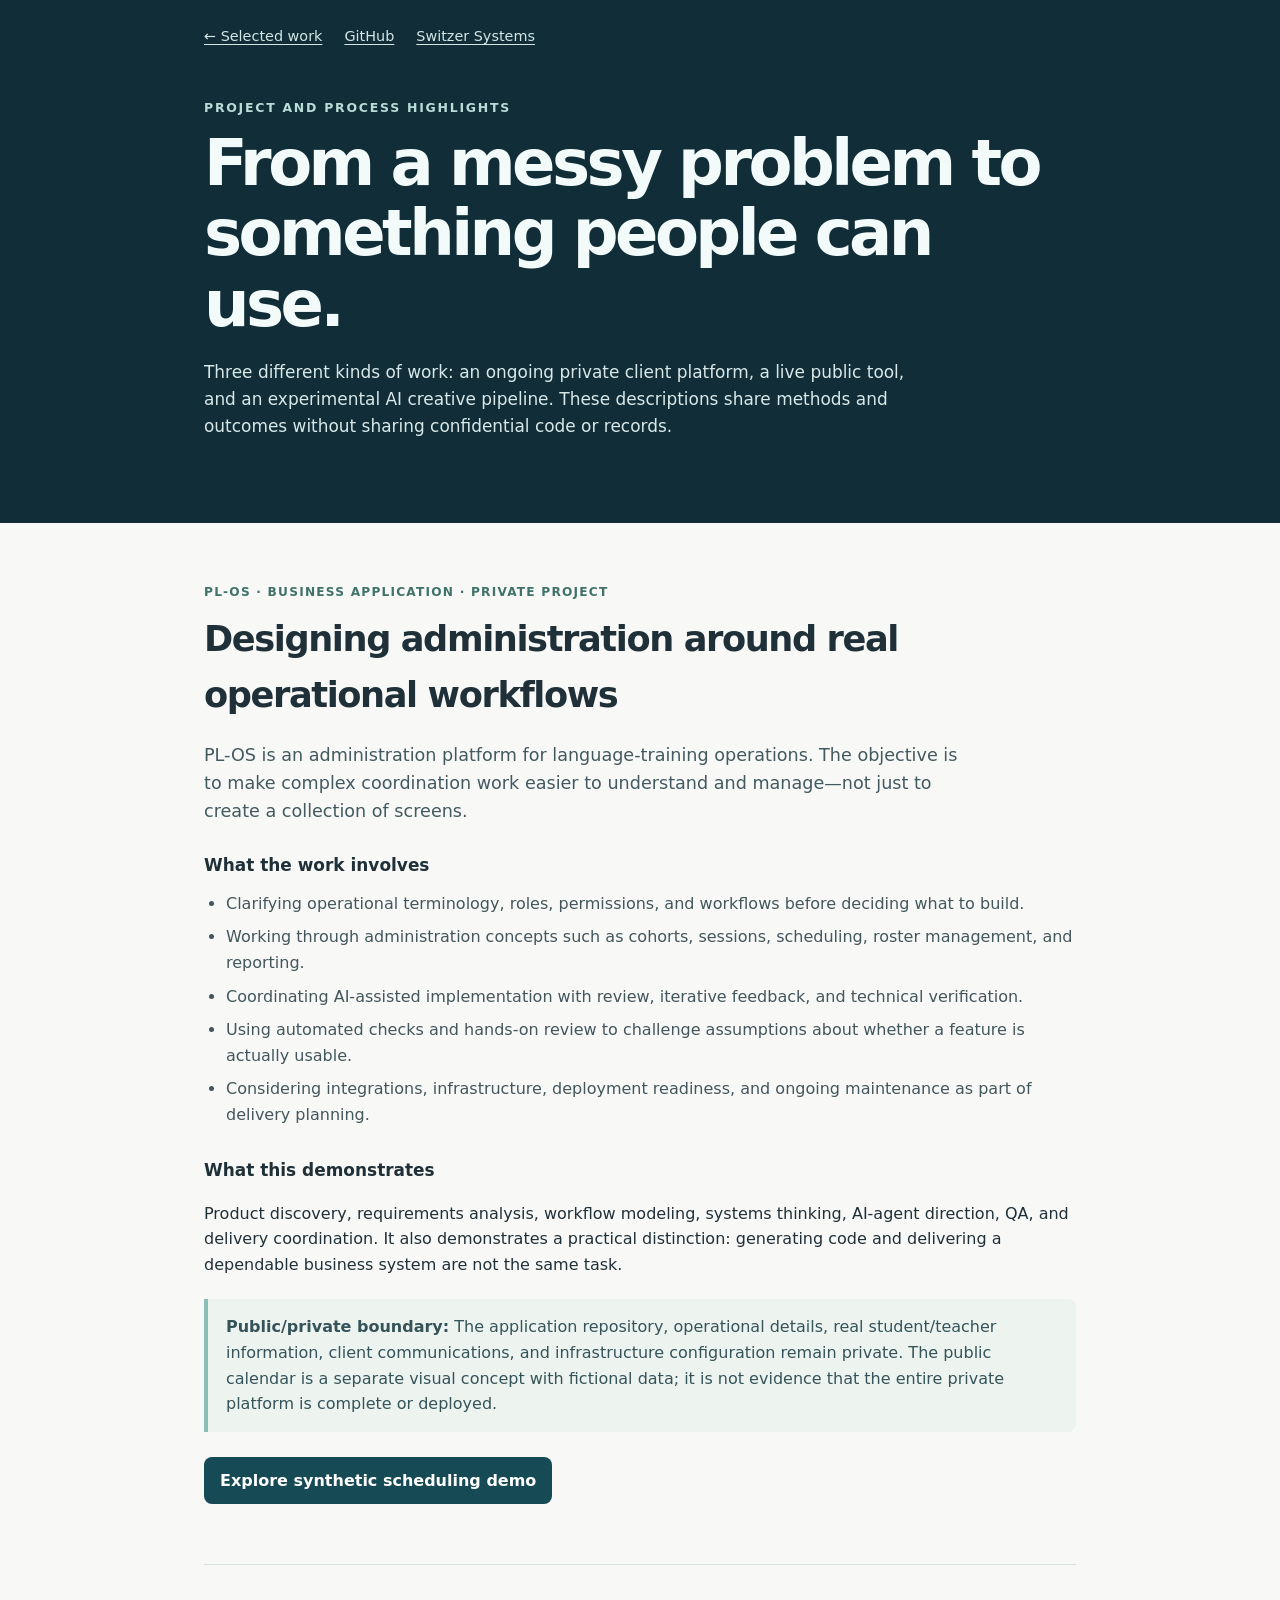
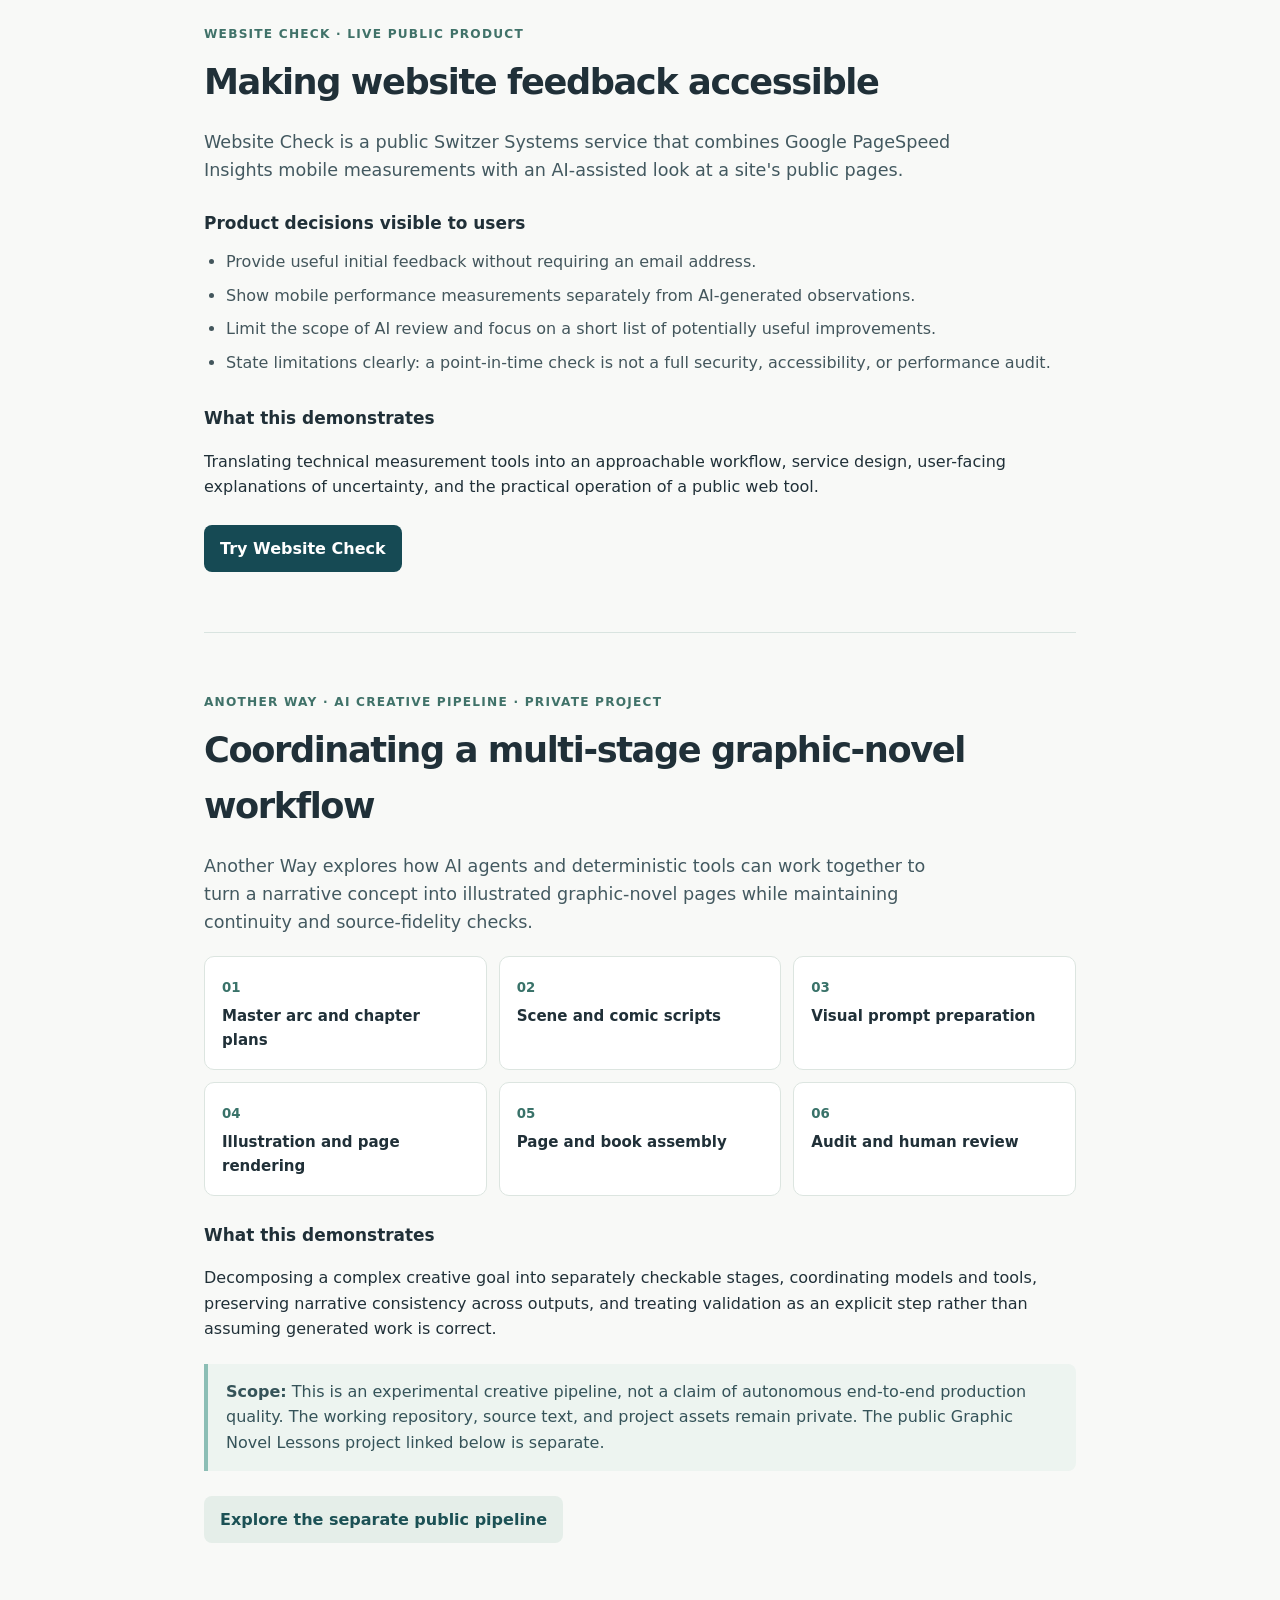
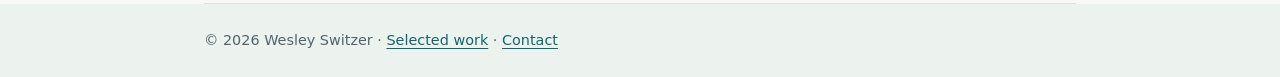
<file: work/index.html>
<!doctype html>
<html lang="en">
<head>
<meta charset="utf-8">
<meta name="viewport" content="width=device-width, initial-scale=1">
<meta name="description" content="Public-safe case studies: PL-OS administrative software, Switzer Systems Website Check, and the Another Way graphic novel pipeline.">
<title>Projects & Process | Wesley Switzer</title>
<style>
:root{font-family:system-ui,-apple-system,BlinkMacSystemFont,"Segoe UI",sans-serif;color:#203038;background:#f8f9f7}
*{box-sizing:border-box}
body{margin:0;line-height:1.6}
a{color:#12666e;text-underline-offset:3px}a:focus-visible{outline:3px solid #1c8d90;outline-offset:3px}
.wrap{max-width:920px;margin:0 auto;padding:0 24px}
header{background:#102d38;color:#f3fbfa;padding:25px 0 65px}
header nav{display:flex;gap:22px;flex-wrap:wrap;font-size:.9rem}
header nav a{color:#d3e6e4}
.eyebrow{text-transform:uppercase;letter-spacing:.14em;font-size:.78rem;font-weight:700;color:#b9dcd7;margin:50px 0 10px}
h1{font-size:clamp(2.5rem,5vw,4rem);letter-spacing:-.055em;line-height:1.1;margin:0 0 20px}
header p:last-child{color:#d8e8e8;max-width:730px;font-size:1.06rem}
main{padding:15px 0 90px}
article{padding:60px 0;border-bottom:1px solid #d9e4e0}
article h2{font-size:clamp(1.7rem,3vw,2.2rem);letter-spacing:-.04em;margin:0 0 12px}
.lead{font-size:1.1rem;color:#435960;max-width:760px}
.flag{font-size:.76rem;text-transform:uppercase;letter-spacing:.1em;font-weight:700;color:#407269;margin:0 0 9px}
h3{font-size:1.06rem;margin:26px 0 8px}
ul{margin:7px 0 0;padding-left:22px;color:#43565c}
li{padding:4px 0}
.note{margin-top:22px;border-left:4px solid #8cbeb5;padding:15px 18px;background:#edf4f0;border-radius:0 8px 8px 0;color:#355359}
.actions{display:flex;gap:13px;flex-wrap:wrap;margin-top:25px}
.button{display:inline-block;background:#164a54;color:#fff;text-decoration:none;padding:11px 16px;border-radius:8px;font-weight:650}
.button:hover{background:#0e3440}
.button.secondary{background:#e5eee9;color:#1c5155}
.steps{display:grid;grid-template-columns:repeat(3,minmax(0,1fr));gap:12px;margin-top:20px}
.step{background:#fff;padding:17px;border:1px solid #dce5e0;border-radius:10px}
.step small{color:#397269;font-weight:750}
.step strong{display:block;margin-top:4px;font-size:.94rem}
footer{color:#52656b;padding:25px 0;background:#ecf2ee;font-size:.9rem}
@media(max-width:620px){.steps{grid-template-columns:1fr 1fr}header{padding-bottom:40px}}
@media(max-width:420px){.steps{grid-template-columns:1fr}}
</style>
</head>
<body>
<header>
<div class="wrap">
<nav aria-label="Site navigation"><a href="../">← Selected work</a><a href="https://github.com/wswitzer">GitHub</a><a href="https://switzersystems.com/">Switzer Systems</a></nav>
<p class="eyebrow">Project and process highlights</p>
<h1>From a messy problem to something people can use.</h1>
<p>Three different kinds of work: an ongoing private client platform, a live public tool, and an experimental AI creative pipeline. These descriptions share methods and outcomes without sharing confidential code or records.</p>
</div>
</header>
<main class="wrap">
<article id="pl-os">
<p class="flag">PL-OS · Business application · Private project</p>
<h2>Designing administration around real operational workflows</h2>
<p class="lead">PL-OS is an administration platform for language-training operations. The objective is to make complex coordination work easier to understand and manage—not just to create a collection of screens.</p>
<h3>What the work involves</h3>
<ul>
<li>Clarifying operational terminology, roles, permissions, and workflows before deciding what to build.</li>
<li>Working through administration concepts such as cohorts, sessions, scheduling, roster management, and reporting.</li>
<li>Coordinating AI-assisted implementation with review, iterative feedback, and technical verification.</li>
<li>Using automated checks and hands-on review to challenge assumptions about whether a feature is actually usable.</li>
<li>Considering integrations, infrastructure, deployment readiness, and ongoing maintenance as part of delivery planning.</li>
</ul>
<h3>What this demonstrates</h3>
<p>Product discovery, requirements analysis, workflow modeling, systems thinking, AI-agent direction, QA, and delivery coordination. It also demonstrates a practical distinction: generating code and delivering a dependable business system are not the same task.</p>
<div class="note"><strong>Public/private boundary:</strong> The application repository, operational details, real student/teacher information, client communications, and infrastructure configuration remain private. The public calendar is a separate visual concept with fictional data; it is not evidence that the entire private platform is complete or deployed.</div>
<div class="actions"><a class="button" href="../PL/mockups/">Explore synthetic scheduling demo</a></div>
</article>
<article id="website-check">
<p class="flag">Website Check · Live public product</p>
<h2>Making website feedback accessible</h2>
<p class="lead">Website Check is a public Switzer Systems service that combines Google PageSpeed Insights mobile measurements with an AI-assisted look at a site's public pages.</p>
<h3>Product decisions visible to users</h3>
<ul>
<li>Provide useful initial feedback without requiring an email address.</li>
<li>Show mobile performance measurements separately from AI-generated observations.</li>
<li>Limit the scope of AI review and focus on a short list of potentially useful improvements.</li>
<li>State limitations clearly: a point-in-time check is not a full security, accessibility, or performance audit.</li>
</ul>
<h3>What this demonstrates</h3>
<p>Translating technical measurement tools into an approachable workflow, service design, user-facing explanations of uncertainty, and the practical operation of a public web tool.</p>
<div class="actions"><a class="button" href="https://switzersystems.com/website-check/">Try Website Check</a></div>
</article>
<article id="another-way">
<p class="flag">Another Way · AI creative pipeline · Private project</p>
<h2>Coordinating a multi-stage graphic-novel workflow</h2>
<p class="lead">Another Way explores how AI agents and deterministic tools can work together to turn a narrative concept into illustrated graphic-novel pages while maintaining continuity and source-fidelity checks.</p>
<div class="steps" aria-label="Conceptual production pipeline">
<div class="step"><small>01</small><strong>Master arc and chapter plans</strong></div>
<div class="step"><small>02</small><strong>Scene and comic scripts</strong></div>
<div class="step"><small>03</small><strong>Visual prompt preparation</strong></div>
<div class="step"><small>04</small><strong>Illustration and page rendering</strong></div>
<div class="step"><small>05</small><strong>Page and book assembly</strong></div>
<div class="step"><small>06</small><strong>Audit and human review</strong></div>
</div>
<h3>What this demonstrates</h3>
<p>Decomposing a complex creative goal into separately checkable stages, coordinating models and tools, preserving narrative consistency across outputs, and treating validation as an explicit step rather than assuming generated work is correct.</p>
<div class="note"><strong>Scope:</strong> This is an experimental creative pipeline, not a claim of autonomous end-to-end production quality. The working repository, source text, and project assets remain private. The public Graphic Novel Lessons project linked below is separate.</div>
<div class="actions"><a class="button secondary" href="https://github.com/wswitzer/acim-graphic-novel-lessons">Explore the separate public pipeline</a></div>
</article>
</main>
<footer><div class="wrap">© 2026 Wesley Switzer · <a href="../">Selected work</a> · <a href="https://switzersystems.com/contact/">Contact</a></div></footer>
</body>
</html>
</file>
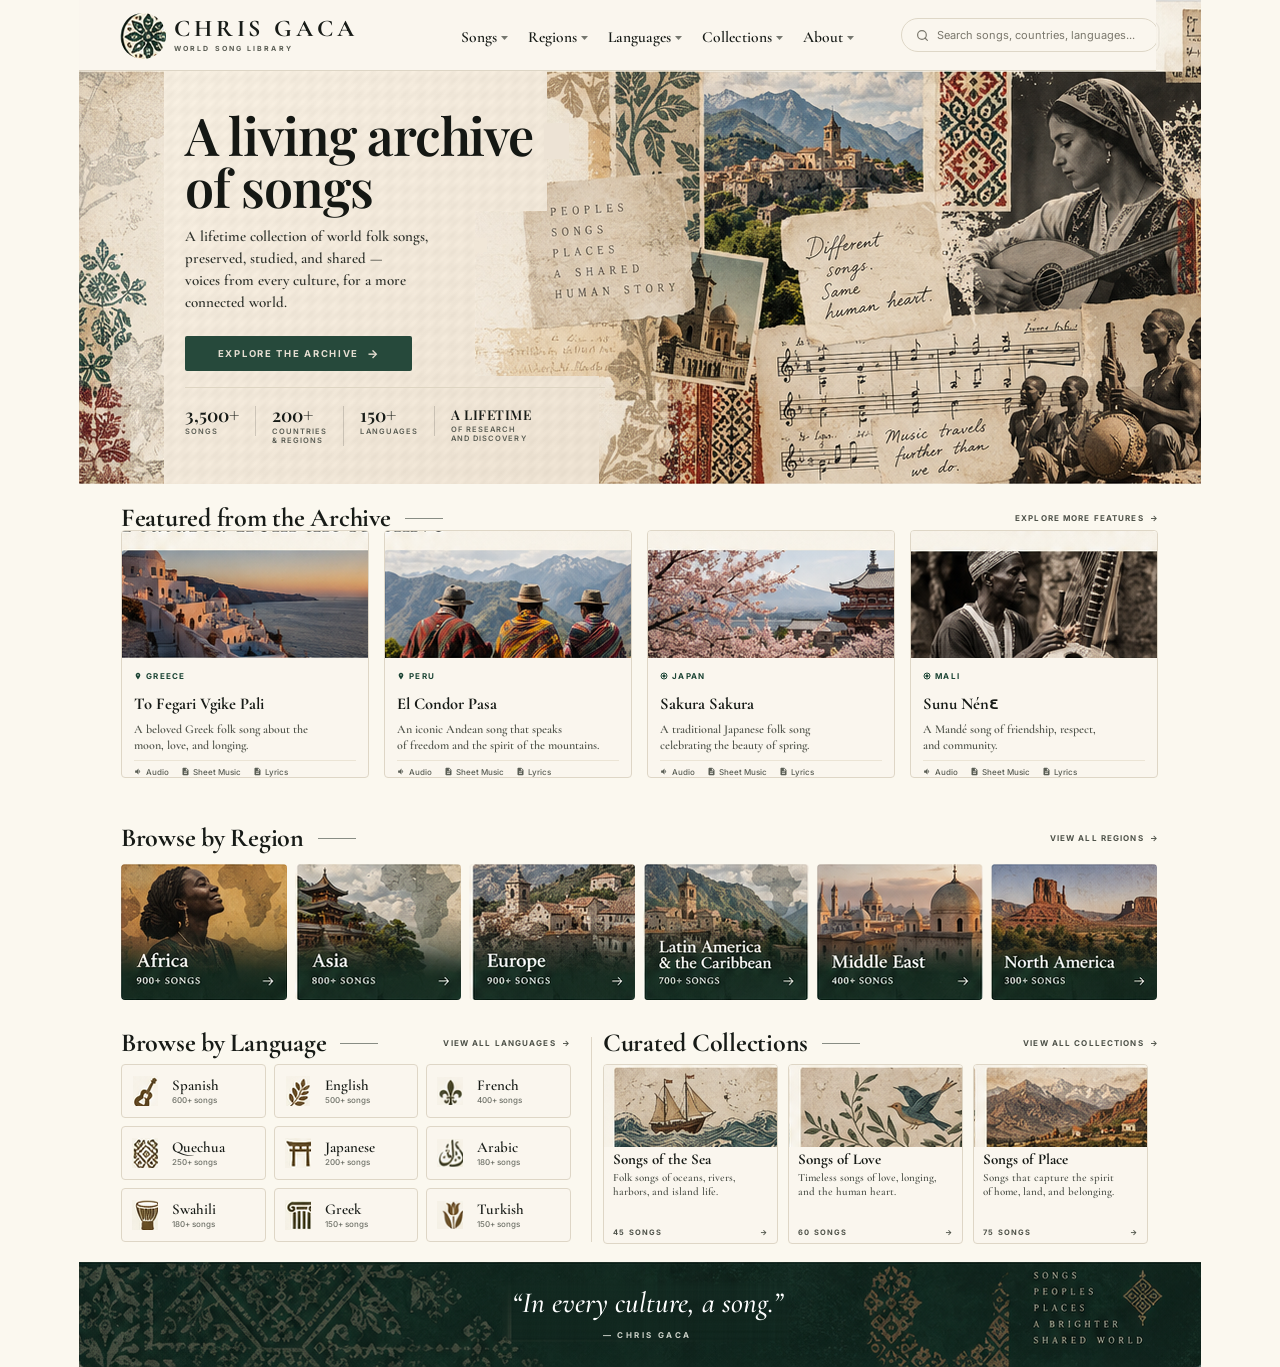
<file: chris-gaca/mockups/index.html>
<!doctype html>
<html lang="en">
<head>
  <meta charset="UTF-8" />
  <meta name="viewport" content="width=device-width, initial-scale=1.0" />
  <title>Chris Gaca — World Song Library</title>
  <link rel="preconnect" href="https://fonts.googleapis.com">
  <link rel="preconnect" href="https://fonts.gstatic.com" crossorigin>
  <link href="https://fonts.googleapis.com/css2?family=Cormorant+Garamond:ital,wght@0,400;0,500;0,600;0,700;1,400;1,500;1,600&family=Inter:wght@400;500;600;700&family=Playfair+Display:ital,wght@0,400;0,500;0,600;0,700;1,400&display=swap" rel="stylesheet">
  <link rel="stylesheet" href="style.css" />
</head>
<body>
  <div class="page">
    <header class="topbar">
      <div class="brand-wrap">
        <img class="logo-img" src="assets/logo.png" alt="Chris Gaca Logo" />
        <div class="brand">
          <div class="brand-main">CHRIS GACA</div>
          <div class="brand-sub">WORLD SONG LIBRARY</div>
        </div>
      </div>
      <nav class="nav">
        <a href="songs/">Songs <svg class="chevron" width="7" height="4" viewBox="0 0 7 4" fill="currentColor"><path d="M0 0l3.5 4L7 0z"/></svg></a>
        <a href="#">Regions <svg class="chevron" width="7" height="4" viewBox="0 0 7 4" fill="currentColor"><path d="M0 0l3.5 4L7 0z"/></svg></a>
        <a href="#">Languages <svg class="chevron" width="7" height="4" viewBox="0 0 7 4" fill="currentColor"><path d="M0 0l3.5 4L7 0z"/></svg></a>
        <a href="#">Collections <svg class="chevron" width="7" height="4" viewBox="0 0 7 4" fill="currentColor"><path d="M0 0l3.5 4L7 0z"/></svg></a>
        <a href="#">About <svg class="chevron" width="7" height="4" viewBox="0 0 7 4" fill="currentColor"><path d="M0 0l3.5 4L7 0z"/></svg></a>
      </nav>
      <div class="search">
        <svg class="search-icon" width="13" height="13" viewBox="0 0 24 24" fill="none" stroke="currentColor" stroke-width="2.2" stroke-linecap="round" stroke-linejoin="round">
          <circle cx="11" cy="11" r="8"></circle>
          <line x1="21" y1="21" x2="16.65" y2="16.65"></line>
        </svg>
        <span>Search songs, countries, languages...</span>
      </div>
      <img class="topbar-stamp" src="assets/topbar_stamp.png" alt="" aria-hidden="true" />
    </header>

    <section class="hero">
      <div class="hero-content">
        <h1>A living archive<br>of songs</h1>
        <p>A lifetime collection of world folk songs,<br>preserved, studied, and shared —<br>voices from every culture, for a more<br>connected world.</p>
        <a href="songs/" class="cta">EXPLORE THE ARCHIVE &nbsp; <span class="arrow">→</span></a>
      </div>
      <div class="hero-stats">
        <div class="stat-item">
          <strong>3,500+</strong>
          <span>SONGS</span>
        </div>
        <div class="stat-item">
          <strong>200+</strong>
          <span>COUNTRIES<br>&amp; REGIONS</span>
        </div>
        <div class="stat-item">
          <strong>150+</strong>
          <span>LANGUAGES</span>
        </div>
        <div class="stat-item">
          <strong>A LIFETIME</strong>
          <span>OF RESEARCH<br>AND DISCOVERY</span>
        </div>
      </div>
    </section>

    <main class="content">
      <!-- Section 1: Featured from the Archive -->
      <section class="section section-featured">
        <div class="section-head">
          <h2>Featured from the Archive</h2>
          <div class="rule"></div>
          <a href="#" class="more-link">EXPLORE MORE FEATURES &nbsp;→</a>
        </div>
        <div class="cards cards-4">
          <article class="song-card">
            <div class="card-img-wrap">
              <img src="assets/featured_greece.png" alt="Greece featured song" />
            </div>
            <div class="card-body">
              <div class="eyebrow">
                <svg class="meta-icon" width="8" height="10" viewBox="0 0 24 24" fill="#1b4434"><path d="M12 2C8.13 2 5 5.13 5 9c0 5.25 7 13 7 13s7-7.75 7-13c0-3.87-3.13-7-7-7zm0 9.5c-1.38 0-2.5-1.12-2.5-2.5s1.12-2.5 2.5-2.5 2.5 1.12 2.5 2.5-1.12 2.5-2.5 2.5z"/></svg>
                <span>GREECE</span>
              </div>
              <h3>To Fegari Vgike Pali</h3>
              <p>A beloved Greek folk song about the<br>moon, love, and longing.</p>
              <div class="meta">
                <span class="meta-item"><svg class="meta-icon" width="9" height="9" viewBox="0 0 24 24" fill="currentColor"><path d="M3 9v6h4l5 5V4L7 9H3zm13.5 3c0-1.77-1.02-3.29-2.5-4.03v8.05c1.48-.73 2.5-2.25 2.5-4.02z"/></svg> Audio</span>
                <span class="meta-item"><svg class="meta-icon" width="9" height="9" viewBox="0 0 24 24" fill="currentColor"><path d="M14 2H6c-1.1 0-1.99.9-1.99 2L4 20c0 1.1.89 2 1.99 2H18c1.1 0 2-.9 2-2V8l-6-6zm2 16H8v-2h8v2zm0-4H8v-2h8v2zm-3-5V3.5L18.5 9H13z"/></svg> Sheet Music</span>
                <span class="meta-item"><svg class="meta-icon" width="9" height="9" viewBox="0 0 24 24" fill="currentColor"><path d="M14 2H6c-1.1 0-1.99.9-1.99 2L4 20c0 1.1.89 2 1.99 2H18c1.1 0 2-.9 2-2V8l-6-6zm2 16H8v-2h8v2zm0-4H8v-2h8v2zm-3-5V3.5L18.5 9H13z"/></svg> Lyrics</span>
              </div>
            </div>
          </article>
          <article class="song-card">
            <div class="card-img-wrap">
              <img src="assets/featured_peru.png" alt="Peru featured song" />
            </div>
            <div class="card-body">
              <div class="eyebrow">
                <svg class="meta-icon" width="8" height="10" viewBox="0 0 24 24" fill="#1b4434"><path d="M12 2C8.13 2 5 5.13 5 9c0 5.25 7 13 7 13s7-7.75 7-13c0-3.87-3.13-7-7-7zm0 9.5c-1.38 0-2.5-1.12-2.5-2.5s1.12-2.5 2.5-2.5 2.5 1.12 2.5 2.5-1.12 2.5-2.5 2.5z"/></svg>
                <span>PERU</span>
              </div>
              <h3>El Condor Pasa</h3>
              <p>An iconic Andean song that speaks<br>of freedom and the spirit of the mountains.</p>
              <div class="meta">
                <span class="meta-item"><svg class="meta-icon" width="9" height="9" viewBox="0 0 24 24" fill="currentColor"><path d="M3 9v6h4l5 5V4L7 9H3zm13.5 3c0-1.77-1.02-3.29-2.5-4.03v8.05c1.48-.73 2.5-2.25 2.5-4.02z"/></svg> Audio</span>
                <span class="meta-item"><svg class="meta-icon" width="9" height="9" viewBox="0 0 24 24" fill="currentColor"><path d="M14 2H6c-1.1 0-1.99.9-1.99 2L4 20c0 1.1.89 2 1.99 2H18c1.1 0 2-.9 2-2V8l-6-6zm2 16H8v-2h8v2zm0-4H8v-2h8v2zm-3-5V3.5L18.5 9H13z"/></svg> Sheet Music</span>
                <span class="meta-item"><svg class="meta-icon" width="9" height="9" viewBox="0 0 24 24" fill="currentColor"><path d="M14 2H6c-1.1 0-1.99.9-1.99 2L4 20c0 1.1.89 2 1.99 2H18c1.1 0 2-.9 2-2V8l-6-6zm2 16H8v-2h8v2zm0-4H8v-2h8v2zm-3-5V3.5L18.5 9H13z"/></svg> Lyrics</span>
              </div>
            </div>
          </article>
          <article class="song-card">
            <div class="card-img-wrap">
              <img src="assets/featured_japan.png" alt="Japan featured song" />
            </div>
            <div class="card-body">
              <div class="eyebrow">
                <svg class="meta-icon" width="8" height="8" viewBox="0 0 24 24" fill="none" stroke="#1b4434" stroke-width="3"><circle cx="12" cy="12" r="9"/><circle cx="12" cy="12" r="3.5" fill="#1b4434"/></svg>
                <span>JAPAN</span>
              </div>
              <h3>Sakura Sakura</h3>
              <p>A traditional Japanese folk song<br>celebrating the beauty of spring.</p>
              <div class="meta">
                <span class="meta-item"><svg class="meta-icon" width="9" height="9" viewBox="0 0 24 24" fill="currentColor"><path d="M3 9v6h4l5 5V4L7 9H3zm13.5 3c0-1.77-1.02-3.29-2.5-4.03v8.05c1.48-.73 2.5-2.25 2.5-4.02z"/></svg> Audio</span>
                <span class="meta-item"><svg class="meta-icon" width="9" height="9" viewBox="0 0 24 24" fill="currentColor"><path d="M14 2H6c-1.1 0-1.99.9-1.99 2L4 20c0 1.1.89 2 1.99 2H18c1.1 0 2-.9 2-2V8l-6-6zm2 16H8v-2h8v2zm0-4H8v-2h8v2zm-3-5V3.5L18.5 9H13z"/></svg> Sheet Music</span>
                <span class="meta-item"><svg class="meta-icon" width="9" height="9" viewBox="0 0 24 24" fill="currentColor"><path d="M14 2H6c-1.1 0-1.99.9-1.99 2L4 20c0 1.1.89 2 1.99 2H18c1.1 0 2-.9 2-2V8l-6-6zm2 16H8v-2h8v2zm0-4H8v-2h8v2zm-3-5V3.5L18.5 9H13z"/></svg> Lyrics</span>
              </div>
            </div>
          </article>
          <article class="song-card">
            <div class="card-img-wrap">
              <img src="assets/featured_mali.png" alt="Mali featured song" />
            </div>
            <div class="card-body">
              <div class="eyebrow">
                <svg class="meta-icon" width="8" height="8" viewBox="0 0 24 24" fill="none" stroke="#1b4434" stroke-width="3"><circle cx="12" cy="12" r="9"/><circle cx="12" cy="12" r="3.5" fill="#1b4434"/></svg>
                <span>MALI</span>
              </div>
              <h3>Sunu Nénɛ</h3>
              <p>A Mandé song of friendship, respect,<br>and community.</p>
              <div class="meta">
                <span class="meta-item"><svg class="meta-icon" width="9" height="9" viewBox="0 0 24 24" fill="currentColor"><path d="M3 9v6h4l5 5V4L7 9H3zm13.5 3c0-1.77-1.02-3.29-2.5-4.03v8.05c1.48-.73 2.5-2.25 2.5-4.02z"/></svg> Audio</span>
                <span class="meta-item"><svg class="meta-icon" width="9" height="9" viewBox="0 0 24 24" fill="currentColor"><path d="M14 2H6c-1.1 0-1.99.9-1.99 2L4 20c0 1.1.89 2 1.99 2H18c1.1 0 2-.9 2-2V8l-6-6zm2 16H8v-2h8v2zm0-4H8v-2h8v2zm-3-5V3.5L18.5 9H13z"/></svg> Sheet Music</span>
                <span class="meta-item"><svg class="meta-icon" width="9" height="9" viewBox="0 0 24 24" fill="currentColor"><path d="M14 2H6c-1.1 0-1.99.9-1.99 2L4 20c0 1.1.89 2 1.99 2H18c1.1 0 2-.9 2-2V8l-6-6zm2 16H8v-2h8v2zm0-4H8v-2h8v2zm-3-5V3.5L18.5 9H13z"/></svg> Lyrics</span>
              </div>
            </div>
          </article>
        </div>
      </section>

      <!-- Section 2: Browse by Region -->
      <section class="section section-regions">
        <div class="section-head">
          <h2>Browse by Region</h2>
          <div class="rule"></div>
          <a href="#" class="more-link">VIEW ALL REGIONS &nbsp;→</a>
        </div>
        <div class="cards cards-6 regions">
          <a class="region-card" href="#">
            <img src="assets/region_target_africa.png" alt="Africa" />
            <div class="region-overlay">
              <span class="region-title">Africa</span>
              <div class="region-sub"><span>900+ SONGS</span> <span class="arrow">→</span></div>
            </div>
          </a>
          <a class="region-card" href="#">
            <img src="assets/region_target_asia.png" alt="Asia" />
            <div class="region-overlay">
              <span class="region-title">Asia</span>
              <div class="region-sub"><span>800+ SONGS</span> <span class="arrow">→</span></div>
            </div>
          </a>
          <a class="region-card" href="#">
            <img src="assets/region_target_europe.png" alt="Europe" />
            <div class="region-overlay">
              <span class="region-title">Europe</span>
              <div class="region-sub"><span>900+ SONGS</span> <span class="arrow">→</span></div>
            </div>
          </a>
          <a class="region-card" href="#">
            <img src="assets/region_target_latin_america.png" alt="Latin America & the Caribbean" />
            <div class="region-overlay">
              <span class="region-title multi-line">Latin America<br>&amp; the Caribbean</span>
              <div class="region-sub"><span>700+ SONGS</span> <span class="arrow">→</span></div>
            </div>
          </a>
          <a class="region-card" href="#">
            <img src="assets/region_target_middle_east.png" alt="Middle East" />
            <div class="region-overlay">
              <span class="region-title">Middle East</span>
              <div class="region-sub"><span>400+ SONGS</span> <span class="arrow">→</span></div>
            </div>
          </a>
          <a class="region-card" href="#">
            <img src="assets/region_target_north_america.png" alt="North America" />
            <div class="region-overlay">
              <span class="region-title">North America</span>
              <div class="region-sub"><span>300+ SONGS</span> <span class="arrow">→</span></div>
            </div>
          </a>
        </div>
      </section>

      <!-- Section 3: Lower Split (Language & Collections) -->
      <section class="section bottom-grid">
        <div class="bottom-left">
          <div class="section-head">
            <h2>Browse by Language</h2>
            <div class="rule"></div>
            <a href="#" class="more-link">VIEW ALL LANGUAGES &nbsp;→</a>
          </div>
          <div class="language-grid">
            <div class="lang-cell">
              <img class="lang-icon" src="assets/icon_spanish.png" alt="Spanish icon" />
              <div class="lang-info">
                <span class="lang-name">Spanish</span>
                <span class="lang-count">600+ songs</span>
              </div>
            </div>
            <div class="lang-cell">
              <img class="lang-icon" src="assets/icon_english.png" alt="English icon" />
              <div class="lang-info">
                <span class="lang-name">English</span>
                <span class="lang-count">500+ songs</span>
              </div>
            </div>
            <div class="lang-cell">
              <img class="lang-icon" src="assets/icon_french.png" alt="French icon" />
              <div class="lang-info">
                <span class="lang-name">French</span>
                <span class="lang-count">400+ songs</span>
              </div>
            </div>
            <div class="lang-cell">
              <img class="lang-icon" src="assets/icon_quechua.png" alt="Quechua icon" />
              <div class="lang-info">
                <span class="lang-name">Quechua</span>
                <span class="lang-count">250+ songs</span>
              </div>
            </div>
            <div class="lang-cell">
              <img class="lang-icon" src="assets/icon_japanese.png" alt="Japanese icon" />
              <div class="lang-info">
                <span class="lang-name">Japanese</span>
                <span class="lang-count">200+ songs</span>
              </div>
            </div>
            <div class="lang-cell">
              <img class="lang-icon" src="assets/icon_arabic.png" alt="Arabic icon" />
              <div class="lang-info">
                <span class="lang-name">Arabic</span>
                <span class="lang-count">180+ songs</span>
              </div>
            </div>
            <div class="lang-cell">
              <img class="lang-icon" src="assets/icon_swahili.png" alt="Swahili icon" />
              <div class="lang-info">
                <span class="lang-name">Swahili</span>
                <span class="lang-count">180+ songs</span>
              </div>
            </div>
            <div class="lang-cell">
              <img class="lang-icon" src="assets/icon_greek.png" alt="Greek icon" />
              <div class="lang-info">
                <span class="lang-name">Greek</span>
                <span class="lang-count">150+ songs</span>
              </div>
            </div>
            <div class="lang-cell">
              <img class="lang-icon" src="assets/icon_turkish.png" alt="Turkish icon" />
              <div class="lang-info">
                <span class="lang-name">Turkish</span>
                <span class="lang-count">150+ songs</span>
              </div>
            </div>
          </div>
        </div>

        <div class="v-divider"></div>

        <div class="bottom-right">
          <div class="section-head">
            <h2>Curated Collections</h2>
            <div class="rule"></div>
            <a href="#" class="more-link">VIEW ALL COLLECTIONS &nbsp;→</a>
          </div>
          <div class="cards cards-3 collections">
            <article class="collection-card">
              <div class="coll-img-wrap">
                <img src="assets/collection_songs_of_the_sea.png" alt="Songs of the Sea" />
              </div>
              <div class="coll-body">
                <h3>Songs of the Sea</h3>
                <p>Folk songs of oceans, rivers,<br>harbors, and island life.</p>
                <div class="coll-foot">
                  <span>45 SONGS</span> <span class="arrow">→</span>
                </div>
              </div>
            </article>
            <article class="collection-card">
              <div class="coll-img-wrap">
                <img src="assets/collection_songs_of_love.png" alt="Songs of Love" />
              </div>
              <div class="coll-body">
                <h3>Songs of Love</h3>
                <p>Timeless songs of love, longing,<br>and the human heart.</p>
                <div class="coll-foot">
                  <span>60 SONGS</span> <span class="arrow">→</span>
                </div>
              </div>
            </article>
            <article class="collection-card">
              <div class="coll-img-wrap">
                <img src="assets/collection_songs_of_place.png" alt="Songs of Place" />
              </div>
              <div class="coll-body">
                <h3>Songs of Place</h3>
                <p>Songs that capture the spirit<br>of home, land, and belonging.</p>
                <div class="coll-foot">
                  <span>75 SONGS</span> <span class="arrow">→</span>
                </div>
              </div>
            </article>
          </div>
        </div>
      </section>
    </main>

    <footer class="footer">
      <div class="footer-center">
        <div class="quote">“In every culture, a song.”</div>
        <div class="attribution">— CHRIS GACA</div>
      </div>
    </footer>
  </div>
</body>
</html>
</file>
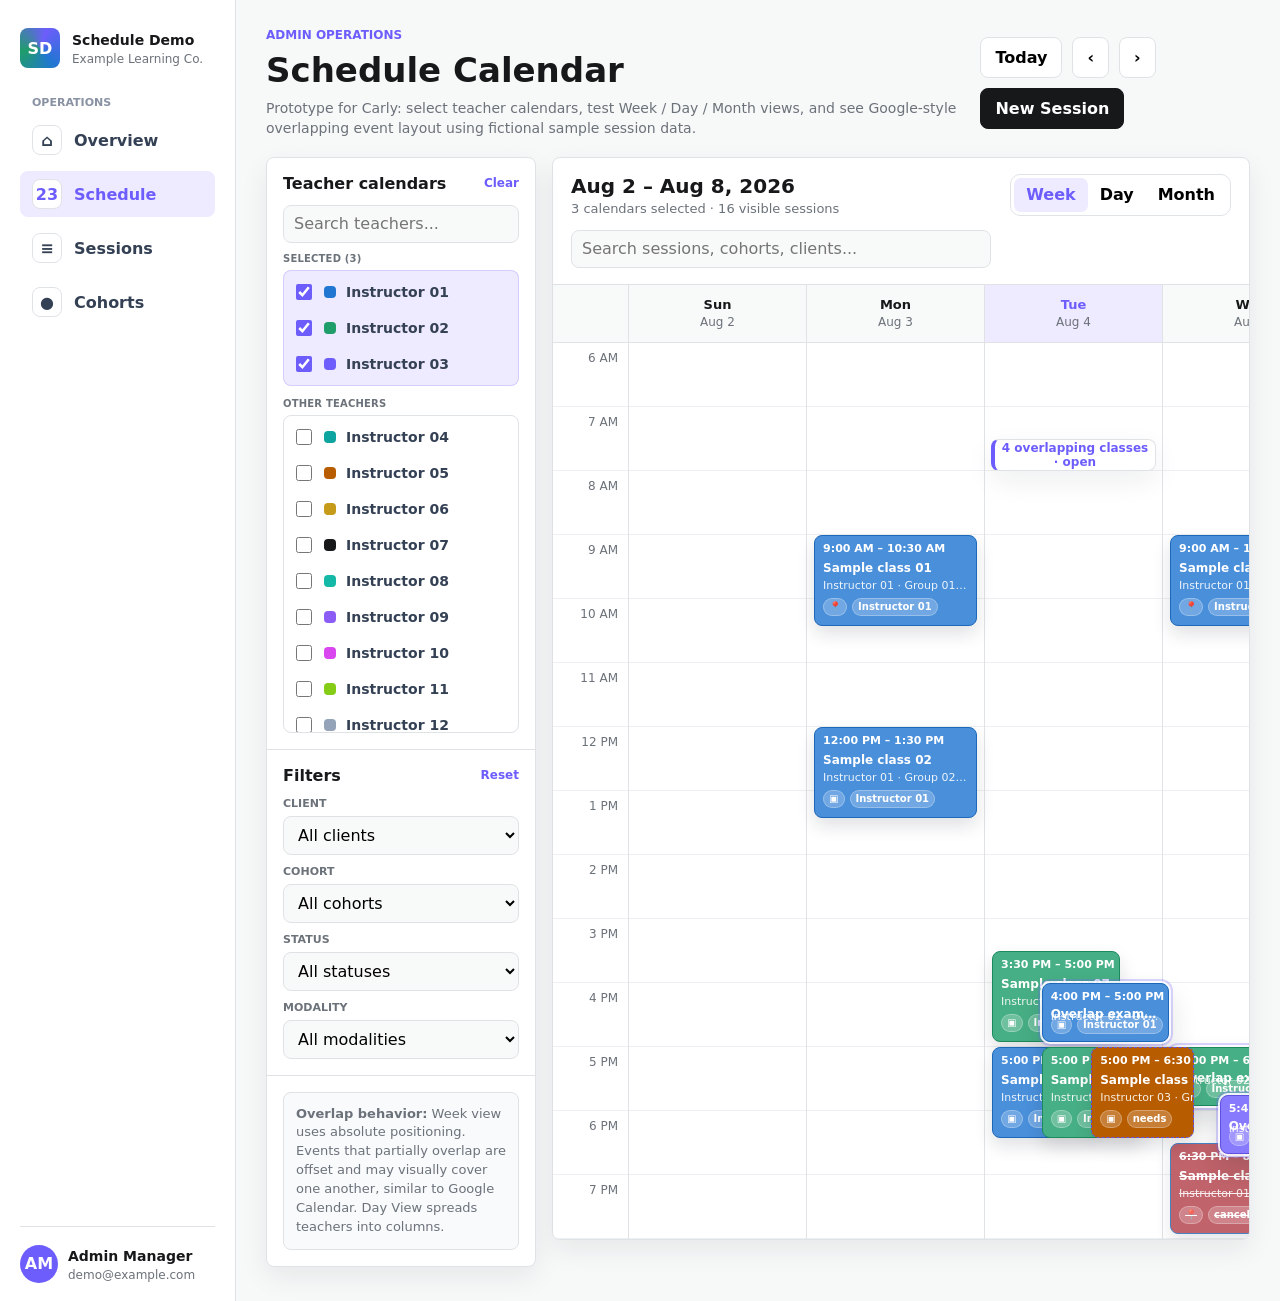
<file: PL/mockups/index.html>
<!doctype html>
<!-- Demonstration only: names, organizations, course groups, dates and times are fictional. -->
<html lang="en">
<head>
<meta charset="utf-8" />
<meta name="viewport" content="width=device-width, initial-scale=1" />
<title>Schedule Demo Schedule Calendar Mockup</title>
<style>
:root{--bg:#f7f8f8;--panel:#fff;--ink:#17181a;--muted:#6c727a;--line:#dfe3e6;--purple:#6d5dfc;--green:#1f9d6a;--blue:#2176d2;--warn:#b85c00;--danger:#b4414a;--soft:#f8fafc;--purple-soft:#eeeaff;--shadow:0 10px 28px rgba(17,24,39,.07)}*{box-sizing:border-box}body{margin:0;background:var(--bg);color:var(--ink);font-family:Inter,system-ui,-apple-system,BlinkMacSystemFont,"Segoe UI",sans-serif}button,input,select{font:inherit}button{cursor:pointer}.app{display:grid;grid-template-columns:236px minmax(0,1fr);min-height:100vh}.side{background:rgba(255,255,255,.96);border-right:1px solid var(--line);display:flex;flex-direction:column;gap:28px;min-height:100vh;padding:28px 20px 18px;position:sticky;top:0}.brand{display:flex;align-items:center;gap:12px}.mark{width:40px;height:40px;border-radius:8px;background:conic-gradient(from 20deg,var(--purple),var(--blue),var(--green),var(--purple));color:#fff;display:grid;place-items:center;font-weight:850}.brand b,.user b{font-size:14px}.brand span,.user span{display:block;color:var(--muted);font-size:12px;margin-top:3px}.nav{display:grid;gap:8px}.nav p{margin:0;padding:0 12px;color:#8992a3;font-size:11px;font-weight:850;text-transform:uppercase}.nav a{display:grid;grid-template-columns:30px 1fr;gap:12px;align-items:center;text-decoration:none;color:#344054;font-weight:750;min-height:46px;border-radius:8px;padding:8px 12px}.nav a.active,.nav a:hover{background:var(--purple-soft);color:var(--purple)}.ico{width:30px;height:30px;border:1px solid var(--line);border-radius:8px;display:grid;place-items:center;background:#fff}.user{display:grid;grid-template-columns:38px 1fr;gap:10px;align-items:center;margin-top:auto;border-top:1px solid var(--line);padding-top:18px}.av{width:38px;height:38px;border-radius:50%;background:var(--purple);color:#fff;display:grid;place-items:center;font-weight:850}main{padding:28px 30px 34px;min-width:0}.head{display:flex;justify-content:space-between;align-items:center;gap:18px;margin-bottom:18px}.eyebrow{color:var(--purple);font-size:12px;font-weight:800;text-transform:uppercase;margin:0 0 8px}h1{font-size:34px;margin:0}.meta{color:var(--muted);font-size:14px;line-height:1.45;margin:8px 0 0;max-width:850px}.actions{display:flex;gap:10px;flex-wrap:wrap}.btn{border:1px solid var(--line);background:#fff;border-radius:8px;min-height:40px;padding:10px 14px;font-weight:800}.btn.primary{background:var(--ink);border-color:var(--ink);color:#fff}.shell{display:grid;grid-template-columns:270px minmax(0,1fr);gap:16px;align-items:start}.panel{background:#fff;border:1px solid var(--line);border-radius:8px;box-shadow:var(--shadow);overflow:hidden}.filters{position:sticky;top:18px}.section{padding:16px;border-bottom:1px solid var(--line)}.section:last-child{border-bottom:0}.row{display:flex;align-items:center;justify-content:space-between;gap:12px;margin-bottom:12px}.row h2{font-size:16px;margin:0}.link{background:none;border:0;color:var(--purple);font-size:12px;font-weight:850;padding:0}.teacherSearch input,.field select,.search input{width:100%;min-height:38px;padding:8px 10px;background:#f8faf9;border:1px solid var(--line);border-radius:8px}.teacherSearch{display:block;margin-bottom:10px}.warn{display:none;background:#fff0dc;border:1px solid rgba(184,92,0,.22);border-radius:8px;color:var(--warn);font-size:12px;font-weight:750;line-height:1.35;margin-bottom:10px;padding:9px 10px}.warn.on{display:block}.groups{display:grid;gap:12px}.gt{margin:0 0 6px;color:var(--muted);font-size:10px;font-weight:850;text-transform:uppercase;letter-spacing:.02em}.selected{background:var(--purple-soft);border:1px solid rgba(109,93,252,.2);border-radius:8px;padding:4px;display:grid;gap:2px}.scroll{max-height:318px;overflow:auto;border:1px solid var(--line);border-radius:8px;padding:4px;display:grid;gap:2px}.choice{display:grid;grid-template-columns:18px 12px 1fr;gap:10px;align-items:center;min-height:34px;padding:6px 8px;border-radius:8px}.choice:hover{background:var(--soft)}.choice input{accent-color:var(--purple);width:16px;height:16px;margin:0}.sw{width:12px;height:12px;border-radius:4px}.tn{font-size:14px;font-weight:700;color:#344054}.field{display:grid;gap:6px;margin-top:10px}.field span{color:var(--muted);font-size:11px;font-weight:850;text-transform:uppercase}.note{background:var(--soft);border:1px solid var(--line);border-radius:8px;color:var(--muted);font-size:13px;line-height:1.45;margin:0;padding:12px}.boardHead{display:flex;align-items:center;justify-content:space-between;gap:14px;flex-wrap:wrap;border-bottom:1px solid var(--line);padding:16px 18px}.bt h2{font-size:20px;margin:0}.bt p{color:var(--muted);font-size:13px;margin:3px 0 0}.seg{display:flex;background:#fff;border:1px solid var(--line);border-radius:10px;padding:3px}.seg button{border:0;background:#fff;border-radius:7px;font-weight:800;min-height:34px;padding:7px 12px}.seg button.active{background:var(--purple-soft);color:var(--purple)}.search{flex:1;max-width:420px;min-width:260px}.view{display:none;position:relative}.view.active{display:block}.wrap{overflow:auto}.week{display:grid;grid-template-columns:76px repeat(7,minmax(178px,1fr));min-width:1320px}.day{display:grid;grid-template-columns:76px repeat(var(--cols),minmax(196px,1fr));min-width:max(900px,calc(76px + var(--cols)*196px))}.timeHead,.dayHead,.teacherHead{background:rgba(248,250,249,.96);border-bottom:1px solid var(--line);border-right:1px solid var(--line);min-height:58px;padding:12px;position:sticky;top:0;z-index:8}.dayHead,.teacherHead{text-align:center;display:grid;align-content:center;gap:3px}.dayHead strong,.teacherHead strong{font-size:13px}.dayHead span,.teacherHead span{color:var(--muted);font-size:12px}.today{background:var(--purple-soft);color:var(--purple)}.tdot{display:inline-block;width:8px;height:8px;border-radius:50%;margin-right:5px}.timeCol{background:#fff;border-right:1px solid var(--line);position:sticky;left:0;z-index:6}.timeCell{height:64px;border-bottom:1px solid #edf0f2;color:var(--muted);font-size:12px;text-align:right;padding:8px 10px}.dayCol,.teacherCol{height:896px;position:relative;border-right:1px solid var(--line);background:repeating-linear-gradient(to bottom,#fff 0,#fff 63px,#edf0f2 63px,#edf0f2 64px)}.event{--c:var(--blue);position:absolute;z-index:var(--z,4);background:color-mix(in srgb,var(--c) 82%,#fff);border:1px solid color-mix(in srgb,var(--c) 88%,#000);border-radius:8px;box-shadow:0 8px 18px rgba(17,24,39,.13);color:#fff;display:grid;gap:3px;line-height:1.18;overflow:hidden;padding:7px 8px;text-align:left}.event:hover{box-shadow:0 16px 32px rgba(17,24,39,.18);transform:translateY(-1px);z-index:80}.needs{background:var(--warn);border-style:dashed}.cancelled{background:var(--danger);opacity:.82;text-decoration:line-through}.demo{box-shadow:0 0 0 2px rgba(255,255,255,.88),0 0 0 4px rgba(109,93,252,.26),0 14px 28px rgba(17,24,39,.16)}.etime{font-size:11px;font-weight:850;white-space:nowrap}.etitle{font-size:12px;font-weight:850;white-space:nowrap;overflow:hidden;text-overflow:ellipsis}.emeta{font-size:11px;opacity:.9;white-space:nowrap;overflow:hidden;text-overflow:ellipsis}.badges{display:flex;gap:5px}.badge{background:rgba(255,255,255,.22);border:1px solid rgba(255,255,255,.28);border-radius:999px;font-size:10px;font-weight:850;padding:2px 5px}.cluster{position:absolute;left:6px;right:6px;border:1px solid var(--line);border-left:4px solid var(--purple);border-radius:8px;background:#fff;color:var(--purple);box-shadow:var(--shadow);font-size:12px;font-weight:850;min-height:32px;z-index:70}.pop{display:none;position:absolute;right:18px;top:72px;z-index:100;background:#fff;border:1px solid var(--line);border-radius:10px;box-shadow:0 18px 48px rgba(17,24,39,.13);padding:14px;width:min(380px,calc(100% - 36px))}.pop.open{display:block}.popHead{display:flex;justify-content:space-between;gap:12px}.pop h3{font-size:16px;margin:0 0 4px}.pop p{color:var(--muted);font-size:13px;line-height:1.45;margin:0}.plist{display:grid;gap:8px;margin-top:12px}.prow{border:1px solid var(--line);border-radius:8px;display:grid;gap:3px;padding:9px}.prow strong{font-size:13px}.prow span{color:var(--muted);font-size:12px}.month{display:grid;grid-template-columns:repeat(7,minmax(130px,1fr));min-width:980px}.mh{background:#f8faf9;border-bottom:1px solid var(--line);border-right:1px solid var(--line);color:var(--muted);font-size:12px;font-weight:850;padding:12px;text-align:center;text-transform:uppercase}.mc{background:#fff;border:0;border-bottom:1px solid var(--line);border-right:1px solid var(--line);min-height:128px;padding:9px;text-align:left}.md{display:flex;justify-content:space-between;margin-bottom:8px}.cnt{background:var(--soft);border-radius:999px;color:var(--muted);font-size:11px;font-weight:850;padding:3px 7px}.mini{border-radius:6px;color:#fff;font-size:11px;font-weight:750;margin-bottom:5px;overflow:hidden;padding:5px 6px;text-overflow:ellipsis;white-space:nowrap}.more{color:var(--purple);font-size:12px;font-weight:850;margin-top:6px}@media(max-width:1050px){.app,.shell{grid-template-columns:1fr}.side{min-height:auto;position:static}.filters{position:static}.head{align-items:stretch;flex-direction:column}}
</style>
</head>
<body>
<div class="app"><aside class="side"><div class="brand"><div class="mark">SD</div><div><b>Schedule Demo</b><span>Example Learning Co.</span></div></div><nav class="nav"><p>Operations</p><a href="#"><span class="ico">⌂</span>Overview</a><a class="active" href="#"><span class="ico">23</span>Schedule</a><a href="#"><span class="ico">≡</span>Sessions</a><a href="#"><span class="ico">●</span>Cohorts</a></nav><div class="user"><div class="av">AM</div><div><b>Admin Manager</b><span>demo@example.com</span></div></div></aside><main><header class="head"><div><p class="eyebrow">Admin operations</p><h1>Schedule Calendar</h1><p class="meta">Prototype for Carly: select teacher calendars, test Week / Day / Month views, and see Google-style overlapping event layout using fictional sample session data.</p></div><div class="actions"><button class="btn" id="today">Today</button><button class="btn" id="prev">‹</button><button class="btn" id="next">›</button><button class="btn primary">New Session</button></div></header><section class="shell"><aside class="panel filters"><div class="section"><div class="row"><h2>Teacher calendars</h2><button class="link" id="clearTeachers">Clear</button></div><label class="teacherSearch"><input id="teacherSearch" type="search" placeholder="Search teachers..."></label><div class="warn" id="warn"></div><div class="groups" id="teacherList"></div></div><div class="section"><div class="row"><h2>Filters</h2><button class="link" id="reset">Reset</button></div><label class="field"><span>Client</span><select id="client"></select></label><label class="field"><span>Cohort</span><select id="cohort"></select></label><label class="field"><span>Status</span><select id="status"><option value="all">All statuses</option><option value="scheduled">Scheduled</option><option value="needs">Needs setup</option><option value="cancelled">Cancelled</option></select></label><label class="field"><span>Modality</span><select id="modality"><option value="all">All modalities</option><option value="online">Online</option><option value="in-person">In-person</option></select></label></div><div class="section"><p class="note"><b>Overlap behavior:</b> Week view uses absolute positioning. Events that partially overlap are offset and may visually cover one another, similar to Google Calendar. Day View spreads teachers into columns.</p></div></aside><section class="panel board"><div class="boardHead"><div class="bt"><h2 id="title"></h2><p id="subtitle"></p></div><div class="seg"><button id="bWeek" class="active">Week</button><button id="bDay">Day</button><button id="bMonth">Month</button></div><label class="search"><input id="q" type="search" placeholder="Search sessions, cohorts, clients..."></label></div><div id="weekView" class="view active"><div class="wrap"><div class="week" id="week"></div></div></div><div id="dayView" class="view"><div class="wrap"><div class="day" id="day"></div></div></div><div id="monthView" class="view"><div class="wrap"><div class="month" id="month"></div></div></div><div class="pop" id="pop"><div class="popHead"><div><h3 id="popTitle"></h3><p id="popSub"></p></div><button class="link" id="close">Close</button></div><div class="plist" id="plist"></div></div></section></section></main></div>
<script>
const HH=64,START=6,END=20;
const teachers=[
  {id:'instructor01',name:'Instructor 01',color:'#2176d2',on:true},
  {id:'instructor02',name:'Instructor 02',color:'#1f9d6a',on:true},
  {id:'instructor03',name:'Instructor 03',color:'#6d5dfc',on:true},
  {id:'instructor04',name:'Instructor 04',color:'#0ea5a0',on:false},
  {id:'instructor05',name:'Instructor 05',color:'#b85c00',on:false},
  {id:'instructor06',name:'Instructor 06',color:'#c59b19',on:false},
  {id:'instructor07',name:'Instructor 07',color:'#17181a',on:false},
  {id:'instructor08',name:'Instructor 08',color:'#14b8a6',on:false},
  {id:'instructor09',name:'Instructor 09',color:'#8b5cf6',on:false},
  {id:'instructor10',name:'Instructor 10',color:'#d946ef',on:false},
  {id:'instructor11',name:'Instructor 11',color:'#84cc16',on:false},
  {id:'instructor12',name:'Instructor 12',color:'#94a3b8',on:false},
  {id:'instructor13',name:'Instructor 13',color:'#ef4444',on:false},
  {id:'instructor14',name:'Instructor 14',color:'#16a34a',on:false},
  {id:'instructor15',name:'Instructor 15',color:'#f97316',on:false}
];
const sessions=[
  {id:'s1',date:'2026-08-03',start:'09:00',end:'10:30',teacher:'instructor01',client:'Demo Organization A',cohort:'Group 01 (A1)',title:'Sample class 01',modality:'in-person',status:'scheduled'},
  {id:'s2',date:'2026-08-03',start:'12:00',end:'13:30',teacher:'instructor01',client:'Demo Organization B',cohort:'Group 02 (B1)',title:'Sample class 02',modality:'online',status:'scheduled'},
  {id:'s3',date:'2026-08-04',start:'07:30',end:'09:00',teacher:'instructor02',client:'Demo Organization C',cohort:'Group 03 (A2)',title:'Sample class 03',modality:'online',status:'scheduled'},
  {id:'s4',date:'2026-08-04',start:'08:00',end:'09:30',teacher:'instructor01',client:'Demo Organization D',cohort:'Group 04 (B2)',title:'Sample class 04',modality:'online',status:'scheduled'},
  {id:'s5',date:'2026-08-04',start:'09:00',end:'10:30',teacher:'instructor02',client:'Demo Organization A',cohort:'Group 05 (C1)',title:'Sample class 05',modality:'online',status:'scheduled'},
  {id:'s6',date:'2026-08-04',start:'09:30',end:'11:00',teacher:'instructor01',client:'Demo Organization B',cohort:'Group 06 (C2)',title:'Sample class 06',modality:'online',status:'scheduled'},
  {id:'s7',date:'2026-08-04',start:'15:30',end:'17:00',teacher:'instructor02',client:'Demo Organization C',cohort:'Group 07 (A1)',title:'Sample class 07',modality:'online',status:'scheduled'},
  {id:'s8',date:'2026-08-04',start:'16:00',end:'17:00',teacher:'instructor01',client:'Demo Organization D',cohort:'Overlap example',title:'Overlap example',modality:'online',status:'scheduled',demo:true},
  {id:'s9',date:'2026-08-04',start:'17:00',end:'18:30',teacher:'instructor01',client:'Demo Organization A',cohort:'Group 09 (A2)',title:'Sample class 09',modality:'online',status:'scheduled'},
  {id:'s10',date:'2026-08-04',start:'17:00',end:'18:30',teacher:'instructor02',client:'Demo Organization B',cohort:'Group 10 (B2)',title:'Sample class 10',modality:'online',status:'scheduled'},
  {id:'s11',date:'2026-08-04',start:'17:00',end:'18:30',teacher:'instructor03',client:'Demo Organization C',cohort:'Group 11 (C1)',title:'Sample class 11',modality:'online',status:'needs'},
  {id:'s12',date:'2026-08-04',start:'17:00',end:'18:30',teacher:'instructor04',client:'Demo Organization D',cohort:'Group 12 (C2)',title:'Sample class 12',modality:'online',status:'scheduled'},
  {id:'s13',date:'2026-08-05',start:'09:00',end:'10:30',teacher:'instructor01',client:'Demo Organization A',cohort:'Group 13 (A1)',title:'Sample class 13',modality:'in-person',status:'scheduled'},
  {id:'s14',date:'2026-08-05',start:'10:00',end:'11:30',teacher:'instructor08',client:'Demo Organization B',cohort:'Group 14 (B1)',title:'Sample class 14',modality:'online',status:'scheduled'},
  {id:'s15',date:'2026-08-05',start:'10:15',end:'11:45',teacher:'instructor09',client:'Demo Organization C',cohort:'Group 15 (A2)',title:'Sample class 15',modality:'online',status:'scheduled'},
  {id:'s16',date:'2026-08-05',start:'11:00',end:'12:30',teacher:'instructor10',client:'Demo Organization D',cohort:'Group 16 (B2)',title:'Sample class 16',modality:'online',status:'scheduled'},
  {id:'s17',date:'2026-08-05',start:'17:00',end:'18:00',teacher:'instructor02',client:'Demo Organization A',cohort:'Overlap example',title:'Overlap example',modality:'online',status:'scheduled',demo:true},
  {id:'s18',date:'2026-08-05',start:'17:45',end:'18:45',teacher:'instructor03',client:'Demo Organization B',cohort:'Overlap example',title:'Overlap example',modality:'online',status:'scheduled',demo:true},
  {id:'s19',date:'2026-08-05',start:'18:30',end:'20:00',teacher:'instructor01',client:'Demo Organization C',cohort:'Group 19 (A1)',title:'Sample class 19',modality:'in-person',status:'cancelled'},
  {id:'s20',date:'2026-08-06',start:'14:00',end:'15:30',teacher:'instructor11',client:'Demo Organization D',cohort:'Group 20 (B1)',title:'Sample class 20',modality:'online',status:'scheduled'},
  {id:'s21',date:'2026-08-06',start:'14:30',end:'16:00',teacher:'instructor12',client:'Demo Organization A',cohort:'Group 21 (A2)',title:'Sample class 21',modality:'online',status:'scheduled'},
  {id:'s22',date:'2026-08-07',start:'09:30',end:'11:00',teacher:'instructor13',client:'Demo Organization B',cohort:'Group 22 (B2)',title:'Sample class 22',modality:'in-person',status:'scheduled'},
  {id:'s23',date:'2026-08-07',start:'10:00',end:'11:30',teacher:'instructor14',client:'Demo Organization C',cohort:'Group 23 (C1)',title:'Sample class 23',modality:'online',status:'scheduled'},
  {id:'s24',date:'2026-08-07',start:'10:30',end:'12:00',teacher:'instructor15',client:'Demo Organization D',cohort:'Group 24 (C2)',title:'Sample class 24',modality:'online',status:'scheduled'},
  {id:'s25',date:'2026-08-08',start:'09:00',end:'12:00',teacher:'instructor01',client:'Demo Organization A',cohort:'Group 25 (A1)',title:'Sample class 25',modality:'online',status:'scheduled'}
];
const $=id=>document.getElementById(id); const teacherById=Object.fromEntries(teachers.map(t=>[t.id,t])); let selected=new Set(teachers.filter(t=>t.on).map(t=>t.id)); let teacherTerm=''; let view='week'; let anchor=new Date('2026-08-04T12:00:00');
function minutes(time){const [h,m]=time.split(':').map(Number);return h*60+m} function dateFor(iso){return new Date(iso+'T00:00:00')} function isoDate(date){return date.toISOString().slice(0,10)} function addDays(date,n){const next=new Date(date);next.setDate(next.getDate()+n);return next} function startOfWeek(date){const next=new Date(date);next.setDate(next.getDate()-next.getDay());next.setHours(0,0,0,0);return next} function shortDate(date){return date.toLocaleDateString('en-US',{month:'short',day:'numeric'})}
function timeLabel(start,end){const fmt=t=>{const [h,m]=t.split(':').map(Number);return `${h%12||12}:${String(m).padStart(2,'0')} ${h>=12?'PM':'AM'}`};return `${fmt(start)} – ${fmt(end)}`}
function visibleSessions(){const q=$('q').value.trim().toLowerCase(),client=$('client').value,cohort=$('cohort').value,status=$('status').value,modality=$('modality').value;return sessions.filter(s=>selected.has(s.teacher)&&(client==='all'||s.client===client)&&(cohort==='all'||s.cohort===cohort)&&(status==='all'||s.status===status)&&(modality==='all'||s.modality===modality)&&(!q||`${s.title} ${s.client} ${s.cohort} ${teacherById[s.teacher].name}`.toLowerCase().includes(q)))}
function initFilters(){const make=(id,values,label)=>$(id).innerHTML=['all',...Array.from(new Set(values)).sort()].map(v=>`<option value="${v}">${v==='all'?label:v}</option>`).join('');make('client',sessions.map(s=>s.client),'All clients');make('cohort',sessions.map(s=>s.cohort),'All cohorts')}
function teacherChoice(t){return `<label class="choice"><input type="checkbox" data-teacher="${t.id}" ${selected.has(t.id)?'checked':''}><span class="sw" style="background:${t.color}"></span><span class="tn">${t.name}</span></label>`}
function renderTeachers(){const term=teacherTerm.trim().toLowerCase();const chosen=teachers.filter(t=>selected.has(t.id));const others=teachers.filter(t=>!selected.has(t.id)&&(!term||t.name.toLowerCase().includes(term)));$('warn').classList.toggle('on',selected.size>=7);$('warn').textContent=selected.size>=7?`${selected.size} calendars selected. Week view may be dense; Day View is better for detailed comparison.`:'';$('teacherList').innerHTML=`<div><p class="gt">Selected (${chosen.length})</p><div class="selected">${chosen.length?chosen.map(teacherChoice).join(''):'<p class="gt">No calendars selected.</p>'}</div></div><div><p class="gt">Other teachers${term?` matching “${term}”`:''}</p><div class="scroll">${others.length?others.map(teacherChoice).join(''):'<p class="gt">No matching teachers.</p>'}</div></div>`;document.querySelectorAll('[data-teacher]').forEach(input=>input.onchange=e=>{e.target.checked?selected.add(e.target.dataset.teacher):selected.delete(e.target.dataset.teacher);closePopover();render()})}
function overlaps(a,b){return minutes(a.start)<minutes(b.end)&&minutes(b.start)<minutes(a.end)} function clusterGroups(items){const sorted=[...items].sort((a,b)=>minutes(a.start)-minutes(b.start));const groups=[];let group=[],groupEnd=-1;for(const s of sorted){const st=minutes(s.start),en=minutes(s.end);if(!group.length||st<groupEnd){group.push(s);groupEnd=Math.max(groupEnd,en)}else{groups.push(group);group=[s];groupEnd=en}}if(group.length)groups.push(group);return groups}
function layout(items){const positioned=[],clusters=[];for(const group of clusterGroups(items)){if(group.length>=4){clusters.push({items:group,start:Math.min(...group.map(s=>minutes(s.start)))});continue}const lanes=[];for(const s of group){const st=minutes(s.start),en=minutes(s.end);let lane=lanes.findIndex(lastEnd=>lastEnd<=st);if(lane<0){lane=lanes.length;lanes.push(en)}else lanes[lane]=en;const laneCount=Math.max(lanes.length,group.filter(other=>overlaps(s,other)).length,group.length>1?2:1);positioned.push({s,lane,laneCount})}}return {positioned,clusters}}
function eventTop(s){return ((minutes(s.start)-START*60)/60)*HH} function eventHeight(s){return Math.max(34,((minutes(s.end)-minutes(s.start))/60)*HH-5)} function timeCells(){let html='';for(let h=START;h<END;h++){html+=`<div class="timeCell">${h===12?'12 PM':h>12?(h-12)+' PM':h+' AM'}</div>`}return html}
function eventHtml(s,style){const t=teacherById[s.teacher];const cls=s.status==='cancelled'?'cancelled':s.status==='needs'?'needs':'';return `<button class="event ${cls} ${s.demo?'demo':''}" data-session="${s.id}" style="--c:${t.color};${style}"><span class="etime">${timeLabel(s.start,s.end)}</span><span class="etitle">${s.title}</span><span class="emeta">${t.name} · ${s.cohort}</span><span class="badges"><span class="badge">${s.modality==='in-person'?'📍':'▣'}</span><span class="badge">${s.status==='scheduled'?t.name:s.status}</span></span></button>`}
function renderWeek(){const start=startOfWeek(anchor);const items=visibleSessions().filter(s=>dateFor(s.date)>=start&&dateFor(s.date)<addDays(start,7));let html='<div class="timeHead"></div>';for(let i=0;i<7;i++){const day=addDays(start,i);html+=`<div class="dayHead ${isoDate(day)===isoDate(anchor)?'today':''}"><strong>${day.toLocaleDateString('en-US',{weekday:'short'})}</strong><span>${shortDate(day)}</span></div>`}html+=`<div class="timeCol">${timeCells()}</div>`;for(let i=0;i<7;i++){const day=addDays(start,i);const dayItems=items.filter(s=>s.date===isoDate(day));const {positioned,clusters}=layout(dayItems);html+='<div class="dayCol">';for(const p of positioned){const width=p.laneCount===1?92:p.laneCount===2?72:58;const left=p.laneCount===1?4:p.lane*28+4;html+=eventHtml(p.s,`top:${eventTop(p.s)}px;height:${eventHeight(p.s)}px;left:${left}%;width:${width}%;--z:${10+p.lane}`)}for(const c of clusters){html+=`<button class="cluster" data-cluster="${c.items.map(s=>s.id).join(',')}" style="top:${((c.start-START*60)/60)*HH}px">${c.items.length} overlapping classes · open</button>`}html+='</div>'}$('week').innerHTML=html}
function renderDay(){const chosen=teachers.filter(t=>selected.has(t.id));const items=visibleSessions().filter(s=>s.date===isoDate(anchor));$('day').style.setProperty('--cols',Math.max(chosen.length,1));let html='<div class="timeHead"></div>'+chosen.map(t=>`<div class="teacherHead"><strong><span class="tdot" style="background:${t.color}"></span>${t.name}</strong><span>${items.filter(s=>s.teacher===t.id).length} sessions</span></div>`).join('')+`<div class="timeCol">${timeCells()}</div>`;for(const t of chosen){html+='<div class="teacherCol">';for(const s of items.filter(s=>s.teacher===t.id)){html+=eventHtml(s,`top:${eventTop(s)}px;height:${eventHeight(s)}px;left:8px;right:8px`)}html+='</div>'}$('day').innerHTML=html}
function renderMonth(){const monthStart=new Date(anchor.getFullYear(),anchor.getMonth(),1);const gridStart=startOfWeek(monthStart);const items=visibleSessions();let html=['Sun','Mon','Tue','Wed','Thu','Fri','Sat'].map(d=>`<div class="mh">${d}</div>`).join('');for(let i=0;i<35;i++){const day=addDays(gridStart,i);const dayItems=items.filter(s=>s.date===isoDate(day));html+=`<button class="mc" data-date="${isoDate(day)}"><div class="md"><strong style="${day.getMonth()===anchor.getMonth()?'':'color:#a3a8ae'}">${day.getDate()}</strong>${dayItems.length?`<span class="cnt">${dayItems.length}</span>`:''}</div>${dayItems.slice(0,3).map(s=>`<div class="mini" style="background:${teacherById[s.teacher].color}">${s.start} · ${teacherById[s.teacher].name}</div>`).join('')}${dayItems.length>3?`<div class="more">+${dayItems.length-3} more</div>`:''}</button>`}$('month').innerHTML=html;document.querySelectorAll('.mc').forEach(el=>el.onclick=()=>{anchor=dateFor(el.dataset.date);setView('day')})}
function openPopover(items,title,sub){$('popTitle').textContent=title;$('popSub').textContent=sub;$('plist').innerHTML=items.map(s=>`<div class="prow"><strong style="color:${teacherById[s.teacher].color}">${timeLabel(s.start,s.end)} · ${teacherById[s.teacher].name}</strong><span>${s.title}</span><span>${s.client} · ${s.cohort} · ${s.modality}</span></div>`).join('');$('pop').classList.add('open')} function closePopover(){$('pop').classList.remove('open')}
function bindClicks(){document.querySelectorAll('[data-session]').forEach(el=>el.onclick=e=>{e.preventDefault();const s=sessions.find(item=>item.id===el.dataset.session);openPopover([s],s.title,`${teacherById[s.teacher].name} · ${timeLabel(s.start,s.end)}`)});document.querySelectorAll('[data-cluster]').forEach(el=>el.onclick=e=>{e.preventDefault();const items=el.dataset.cluster.split(',').map(id=>sessions.find(s=>s.id===id)).filter(Boolean);openPopover(items,`${items.length} overlapping classes`,'Collapsed because week view would become unreadable.')})}
function updateTitle(){const count=visibleSessions().length;if(view==='week'){const start=startOfWeek(anchor);$('title').textContent=`${shortDate(start)} – ${shortDate(addDays(start,6))}, ${start.getFullYear()}`;$('subtitle').textContent=`${selected.size} calendars selected · ${count} visible sessions`}else if(view==='day'){$('title').textContent=anchor.toLocaleDateString('en-US',{weekday:'long',month:'long',day:'numeric',year:'numeric'});$('subtitle').textContent=`Teacher-column day view · ${selected.size} calendars selected`}else{$('title').textContent=anchor.toLocaleDateString('en-US',{month:'long',year:'numeric'});$('subtitle').textContent='Month summary · click a date to open Day View'}}
function setView(next){view=next;for(const v of ['week','day','month']){$(v+'View').classList.toggle('active',v===view);$('b'+v[0].toUpperCase()+v.slice(1)).classList.toggle('active',v===view)}closePopover();render()} function render(){renderTeachers();updateTitle();renderWeek();renderDay();renderMonth();bindClicks()}
initFilters();render();$('teacherSearch').oninput=e=>{teacherTerm=e.target.value;renderTeachers()};$('bWeek').onclick=()=>setView('week');$('bDay').onclick=()=>setView('day');$('bMonth').onclick=()=>setView('month');$('close').onclick=closePopover;$('today').onclick=()=>{anchor=new Date('2026-08-04T12:00:00');render()};$('prev').onclick=()=>{anchor=view==='month'?new Date(anchor.getFullYear(),anchor.getMonth()-1,23):addDays(anchor,view==='week'?-7:-1);render()};$('next').onclick=()=>{anchor=view==='month'?new Date(anchor.getFullYear(),anchor.getMonth()+1,23):addDays(anchor,view==='week'?7:1);render()};for(const id of ['q','client','cohort','status','modality']){$(id).addEventListener(id==='q'?'input':'change',()=>{closePopover();render()})}$('clearTeachers').onclick=()=>{selected.clear();render()};$('reset').onclick=()=>{for(const id of ['client','cohort','status','modality'])$(id).value='all';$('q').value='';render()};
</script>
</body>
</html>
</file>
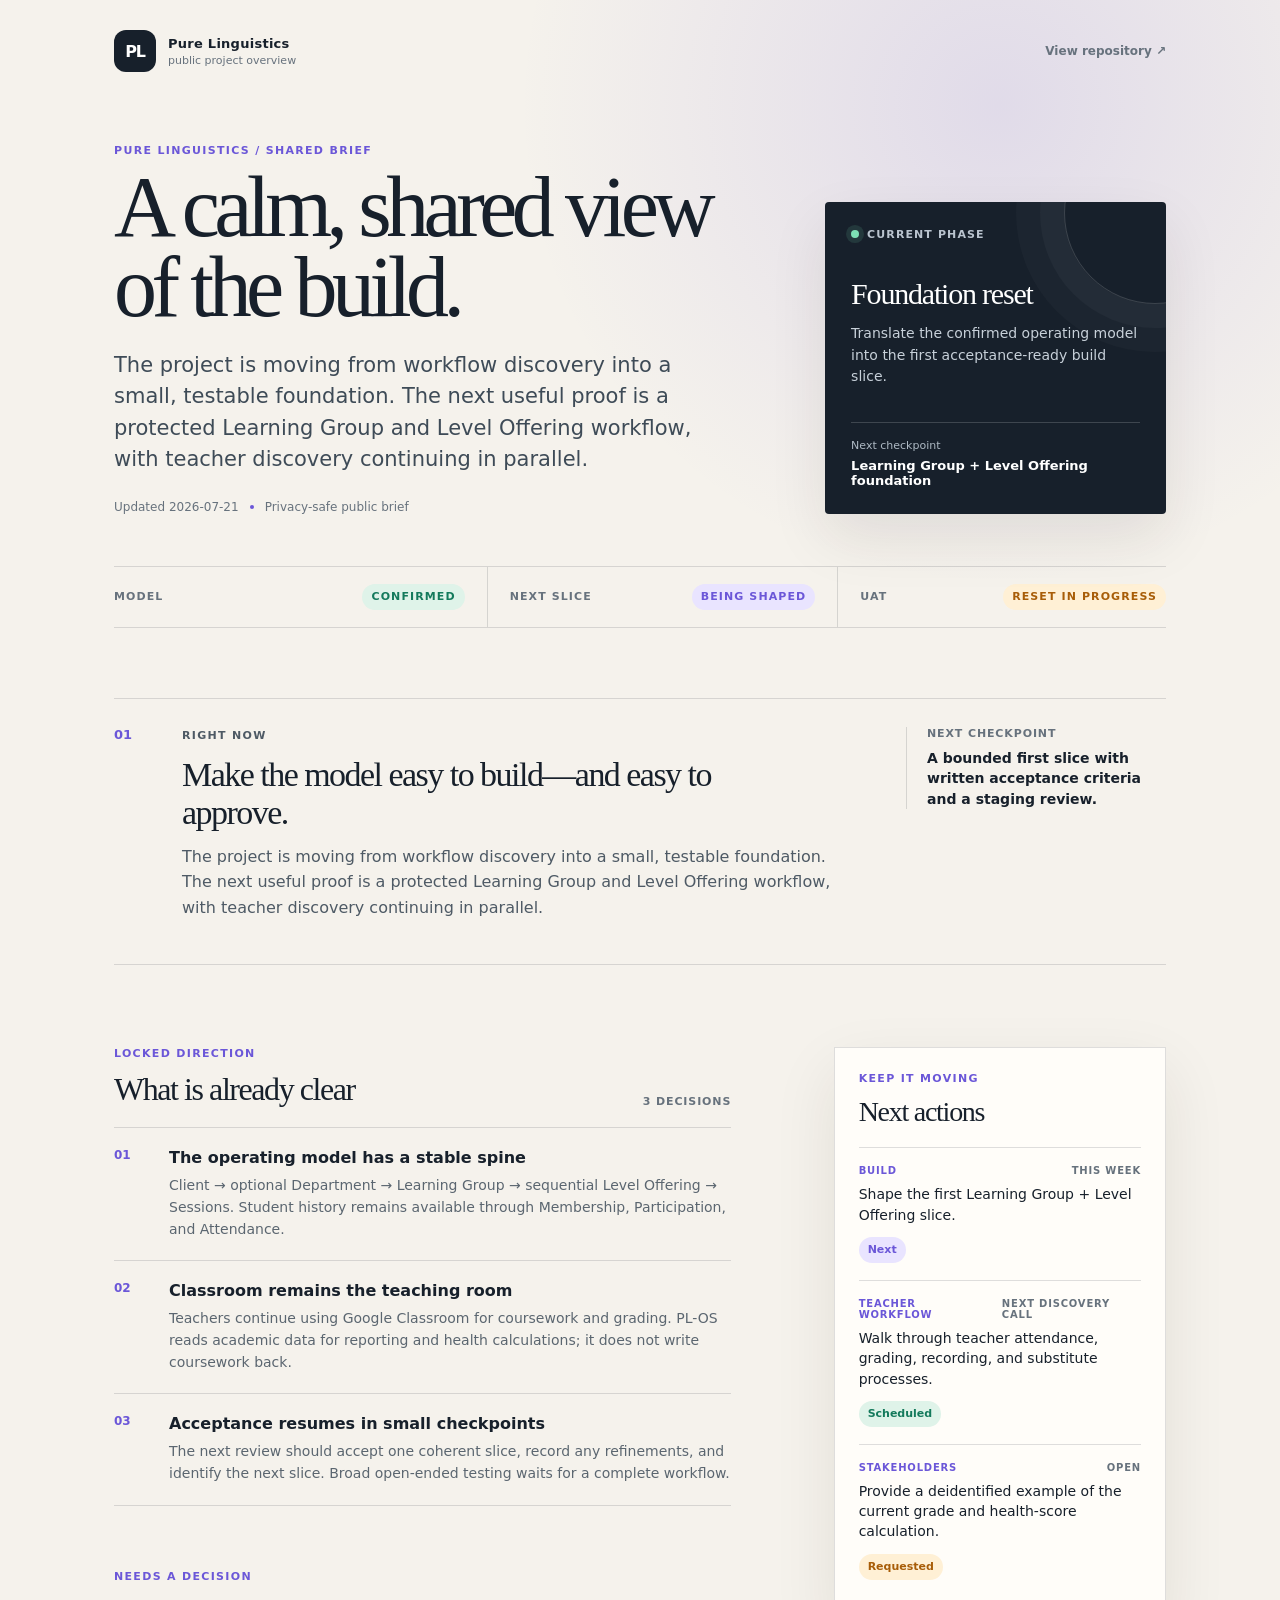
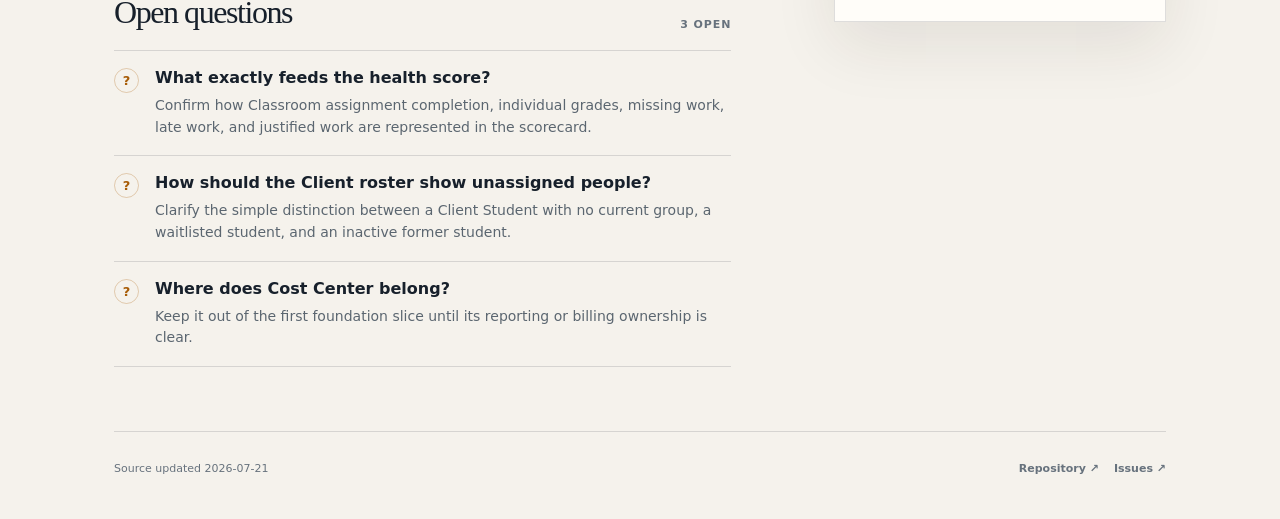
<file: PL/project-overview/index.html>
<!doctype html>
<html lang="en">
<head>
  <meta charset="utf-8">
  <meta name="viewport" content="width=device-width, initial-scale=1">
  <meta name="description" content="A public, privacy-safe overview of the Pure Linguistics LMS project.">
  <title>PL-OS project overview</title>
  <style>
    :root{--paper:#f5f2ec;--paper-deep:#ebe6dc;--ink:#17202b;--muted:#67727d;--line:rgba(23,32,43,.14);--purple:#6b57d8;--purple-soft:#e9e4ff;--green:#147a5c;--green-soft:#dff3e9;--amber:#a85d08;--amber-soft:#fff0d5;--white:#fffdf9;--shadow:0 24px 60px rgba(43,35,25,.09)}
    *{box-sizing:border-box}
    html{background:var(--paper)}
    body{margin:0;color:var(--ink);font-family:Inter,ui-sans-serif,system-ui,-apple-system,BlinkMacSystemFont,"Segoe UI",sans-serif;background:radial-gradient(circle at 78% 5%,rgba(107,87,216,.15),transparent 30rem),var(--paper)}
    a{color:inherit}
    .shell{max-width:1180px;margin:0 auto;padding:24px clamp(20px,5vw,72px) 44px}
    .topbar{display:flex;align-items:center;justify-content:space-between;gap:20px;padding:6px 0 44px}
    .brand{display:flex;align-items:center;gap:12px;text-decoration:none}
    .mark{display:grid;place-items:center;width:42px;height:42px;border-radius:12px;background:var(--ink);color:#fff;font-weight:850;letter-spacing:-.08em}
    .brand strong,.brand small{display:block}.brand strong{font-size:13px;letter-spacing:.02em}.brand small{margin-top:3px;color:var(--muted);font-size:11px}
    .toplink{font-size:12px;font-weight:800;text-decoration:none;color:var(--muted)}.toplink:hover{color:var(--purple)}
    .hero{display:grid;grid-template-columns:minmax(0,1fr) minmax(280px,.56fr);gap:clamp(36px,8vw,112px);align-items:end;padding:28px 0 52px}
    .eyebrow{margin:0 0 11px;color:var(--purple);font-size:11px;font-weight:850;letter-spacing:.12em;text-transform:uppercase}
    h1,h2,h3,p{margin-top:0}.hero h1{max-width:720px;margin-bottom:22px;font-family:Georgia,"Times New Roman",serif;font-size:clamp(46px,7vw,86px);font-weight:500;letter-spacing:-.065em;line-height:.93}
    .lead{max-width:680px;color:#3e4b57;font-size:clamp(16px,2vw,21px);line-height:1.5}
    .meta{display:flex;align-items:center;gap:11px;margin:24px 0 0;color:var(--muted);font-size:12px}.dot{width:4px;height:4px;border-radius:50%;background:var(--purple)}
    .phase{padding:26px;background:var(--ink);color:#fff;border-radius:4px;box-shadow:var(--shadow);position:relative;overflow:hidden}.phase:after{content:"";position:absolute;width:180px;height:180px;right:-80px;top:-80px;border:1px solid rgba(255,255,255,.16);border-radius:50%;box-shadow:0 0 0 24px rgba(255,255,255,.03),0 0 0 48px rgba(255,255,255,.025)}
    .phase-top{display:flex;align-items:center;gap:8px;color:#bac4cf;font-size:11px;font-weight:800;letter-spacing:.1em;text-transform:uppercase}.phase-light{width:8px;height:8px;border-radius:50%;background:#7de0b5;box-shadow:0 0 0 5px rgba(125,224,181,.12)}
    .phase h2{margin:36px 0 12px;font-family:Georgia,"Times New Roman",serif;font-size:30px;font-weight:500;letter-spacing:-.04em}.phase p{max-width:300px;color:#c7d0d9;font-size:14px;line-height:1.55}.phase-next{display:grid;gap:6px;margin-top:34px;padding-top:16px;border-top:1px solid rgba(255,255,255,.17);color:#aeb9c4;font-size:11px}.phase-next strong{color:#fff;font-size:13px}
    .signals{display:grid;grid-template-columns:repeat(3,1fr);border-top:1px solid var(--line);border-bottom:1px solid var(--line)}.signal{display:flex;align-items:center;justify-content:space-between;gap:15px;padding:17px 0}.signal+.signal{border-left:1px solid var(--line);padding-left:22px;margin-left:22px}.signal>span{color:var(--muted);font-size:11px;font-weight:850;letter-spacing:.1em;text-transform:uppercase}
    .pill{display:inline-flex;align-items:center;min-height:26px;padding:5px 9px;border-radius:999px;font-size:11px;font-weight:850}.pill.green{background:var(--green-soft);color:var(--green)}.pill.purple{background:var(--purple-soft);color:var(--purple)}.pill.amber{background:var(--amber-soft);color:var(--amber)}
    .focus{display:grid;grid-template-columns:46px minmax(0,1fr) 260px;gap:22px;align-items:start;margin:70px 0 82px;padding:28px 0;border-top:1px solid var(--line);border-bottom:1px solid var(--line)}.focus-num{color:var(--purple);font-size:13px;font-weight:850}.focus h2{max-width:640px;margin-bottom:12px;font-family:Georgia,"Times New Roman",serif;font-size:34px;font-weight:500;letter-spacing:-.045em}.focus p{max-width:660px;color:#4e5a65;line-height:1.6}.checkpoint{padding-left:20px;border-left:1px solid var(--line)}.checkpoint span{display:block;margin-bottom:8px;color:var(--muted);font-size:11px;font-weight:850;letter-spacing:.08em;text-transform:uppercase}.checkpoint strong{font-size:14px;line-height:1.45}
    .grid{display:grid;grid-template-columns:minmax(0,1.3fr) minmax(260px,.7fr);gap:clamp(40px,8vw,106px)}.section{margin-bottom:64px}.section-head{display:flex;align-items:end;justify-content:space-between;gap:18px;margin-bottom:19px}.section-head h2{margin:0;font-family:Georgia,"Times New Roman",serif;font-size:32px;font-weight:500;letter-spacing:-.045em}.count{color:var(--muted);font-size:11px;font-weight:850;letter-spacing:.08em;text-transform:uppercase}
    .decision{display:grid;grid-template-columns:38px 1fr;gap:17px;padding:20px 0;border-top:1px solid var(--line)}.decision:last-child{border-bottom:1px solid var(--line)}.decision-num{color:var(--purple);font-size:12px;font-weight:850}.decision h3,.question h3{margin-bottom:7px;font-size:16px;line-height:1.25}.decision p,.question p{margin:0;color:#5b6670;font-size:14px;line-height:1.55}
    .question{display:grid;grid-template-columns:28px 1fr;gap:13px;padding:17px 0;border-top:1px solid var(--line)}.question:last-child{border-bottom:1px solid var(--line)}.question-mark{display:grid;place-items:center;width:25px;height:25px;border:1px solid rgba(168,93,8,.28);border-radius:50%;color:var(--amber);font-size:13px;font-weight:800}
    .rail{padding:24px;background:var(--white);border:1px solid var(--line);box-shadow:var(--shadow);align-self:start}.rail .section-head{display:block}.rail .section-head h2{font-size:28px}.action{padding:17px 0;border-top:1px solid var(--line)}.action-top{display:flex;justify-content:space-between;gap:12px;margin-bottom:8px}.role,.due{font-size:10px;font-weight:850;letter-spacing:.08em;text-transform:uppercase}.role{color:var(--purple)}.due{color:var(--muted)}.action p{margin:0 0 12px;font-size:14px;line-height:1.45}
    .footer{display:flex;align-items:center;justify-content:space-between;gap:18px;padding-top:30px;border-top:1px solid var(--line);color:var(--muted);font-size:11px}.footer nav{display:flex;gap:15px}.footer a{text-decoration:none;font-weight:800}.footer a:hover{color:var(--purple)}
    .error{padding:24px;background:var(--amber-soft);border:1px solid rgba(168,93,8,.25);color:var(--amber);line-height:1.5}
    @media(max-width:800px){.hero,.grid{grid-template-columns:1fr}.hero{padding-top:10px}.signals{grid-template-columns:1fr}.signal{padding:14px 0}.signal+.signal{border-left:0;border-top:1px solid var(--line);padding-left:0;margin-left:0}.focus{grid-template-columns:30px 1fr;margin:54px 0 62px}.checkpoint{grid-column:2;padding-left:0;border-left:0;padding-top:10px}.footer{align-items:flex-start;flex-direction:column}.footer nav{flex-wrap:wrap}}
    @media(prefers-reduced-motion:reduce){*{scroll-behavior:auto!important}}
  </style>
</head>
<body>
  <div class="shell">
    <header class="topbar">
      <a class="brand" href="../../" aria-label="Shared project pages home">
        <span class="mark">PL</span>
        <span><strong>Pure Linguistics</strong><small>public project overview</small></span>
      </a>
      <a class="toplink" href="https://github.com/wswitzer/Pure-Linguistics-LMS" target="_blank" rel="noreferrer">View repository ↗</a>
    </header>
    <main id="app" aria-live="polite"><p>Loading project overview…</p></main>
  </div>
  <script type="module">
    const app = document.querySelector("#app");
    const escapeHtml = (value) => String(value).replace(/[&<>"']/g, (character) => ({
      "&": "&amp;", "<": "&lt;", ">": "&gt;", '"': "&quot;", "'": "&#39;"
    }[character]));
    const pill = (tone, value) => `<span class="pill ${escapeHtml(tone)}">${escapeHtml(value)}</span>`;
    const sectionHead = (eyebrow, title, count = "") => `<div class="section-head"><div><p class="eyebrow">${escapeHtml(eyebrow)}</p><h2>${escapeHtml(title)}</h2></div>${count ? `<span class="count">${escapeHtml(count)}</span>` : ""}</div>`;

    async function render() {
      const response = await fetch("./project-overview.json", { cache: "no-store" });
      if (!response.ok) throw new Error("The project brief could not be loaded.");
      const data = await response.json();
      document.title = data.meta.title;
      app.innerHTML = `
        <section class="hero" aria-labelledby="page-title">
          <div>
            <p class="eyebrow">${escapeHtml(data.meta.kicker)}</p>
            <h1 id="page-title">A calm, shared view of the build.</h1>
            <p class="lead">${escapeHtml(data.focus.detail)}</p>
            <div class="meta"><span>Updated ${escapeHtml(data.meta.lastUpdated)}</span><span class="dot" aria-hidden="true"></span><span>Privacy-safe public brief</span></div>
          </div>
          <aside class="phase" aria-label="Current project phase">
            <div class="phase-top"><span class="phase-light" aria-hidden="true"></span>Current phase</div>
            <h2>${escapeHtml(data.phase.label)}</h2>
            <p>${escapeHtml(data.phase.summary)}</p>
            <div class="phase-next"><span>Next checkpoint</span><strong>${escapeHtml(data.phase.checkpoint)}</strong></div>
          </aside>
        </section>
        <section class="signals" aria-label="Project signals">
          ${data.signals.map((signal) => `<div class="signal"><span>${escapeHtml(signal.label)}</span>${pill(signal.tone, signal.value)}</div>`).join("")}
        </section>
        <section class="focus" aria-labelledby="focus-title">
          <span class="focus-num">01</span>
          <div><p class="eyebrow">${escapeHtml(data.focus.eyebrow)}</p><h2 id="focus-title">${escapeHtml(data.focus.headline)}</h2><p>${escapeHtml(data.focus.detail)}</p></div>
          <div class="checkpoint"><span>Next checkpoint</span><strong>${escapeHtml(data.focus.nextCheckpoint)}</strong></div>
        </section>
        <div class="grid">
          <div>
            <section class="section" aria-labelledby="decisions-title">
              ${sectionHead("Locked direction", "What is already clear", `${data.decisions.length} decisions`)}
              <div>${data.decisions.map((decision, index) => `<article class="decision"><span class="decision-num">${String(index + 1).padStart(2, "0")}</span><div><h3>${escapeHtml(decision.title)}</h3><p>${escapeHtml(decision.detail)}</p></div></article>`).join("")}</div>
            </section>
            <section class="section" aria-labelledby="questions-title">
              ${sectionHead("Needs a decision", "Open questions", `${data.openQuestions.length} open`)}
              <div>${data.openQuestions.map((question) => `<article class="question"><span class="question-mark" aria-hidden="true">?</span><div><h3>${escapeHtml(question.title)}</h3><p>${escapeHtml(question.detail)}</p></div></article>`).join("")}</div>
            </section>
          </div>
          <aside class="rail" aria-labelledby="actions-title">
            ${sectionHead("Keep it moving", "Next actions")}
            <div>${data.actions.map((action) => `<article class="action"><div class="action-top"><span class="role">${escapeHtml(action.role)}</span><span class="due">${escapeHtml(action.due)}</span></div><p>${escapeHtml(action.action)}</p>${pill(action.status === "Next" ? "purple" : action.status === "Requested" ? "amber" : "green", action.status)}</article>`).join("")}</div>
          </aside>
        </div>
        <footer class="footer">
          <span>Source updated ${escapeHtml(data.meta.lastUpdated)}</span>
          <nav aria-label="Project links">${data.links.map((link) => `<a href="${escapeHtml(link.href)}" target="_blank" rel="noreferrer">${escapeHtml(link.label)} ↗</a>`).join("")}</nav>
        </footer>`;
    }

    render().catch((error) => {
      app.innerHTML = `<div class="error"><strong>Project overview unavailable.</strong><br>${escapeHtml(error.message)}</div>`;
    });
  </script>
</body>
</html>
</file>
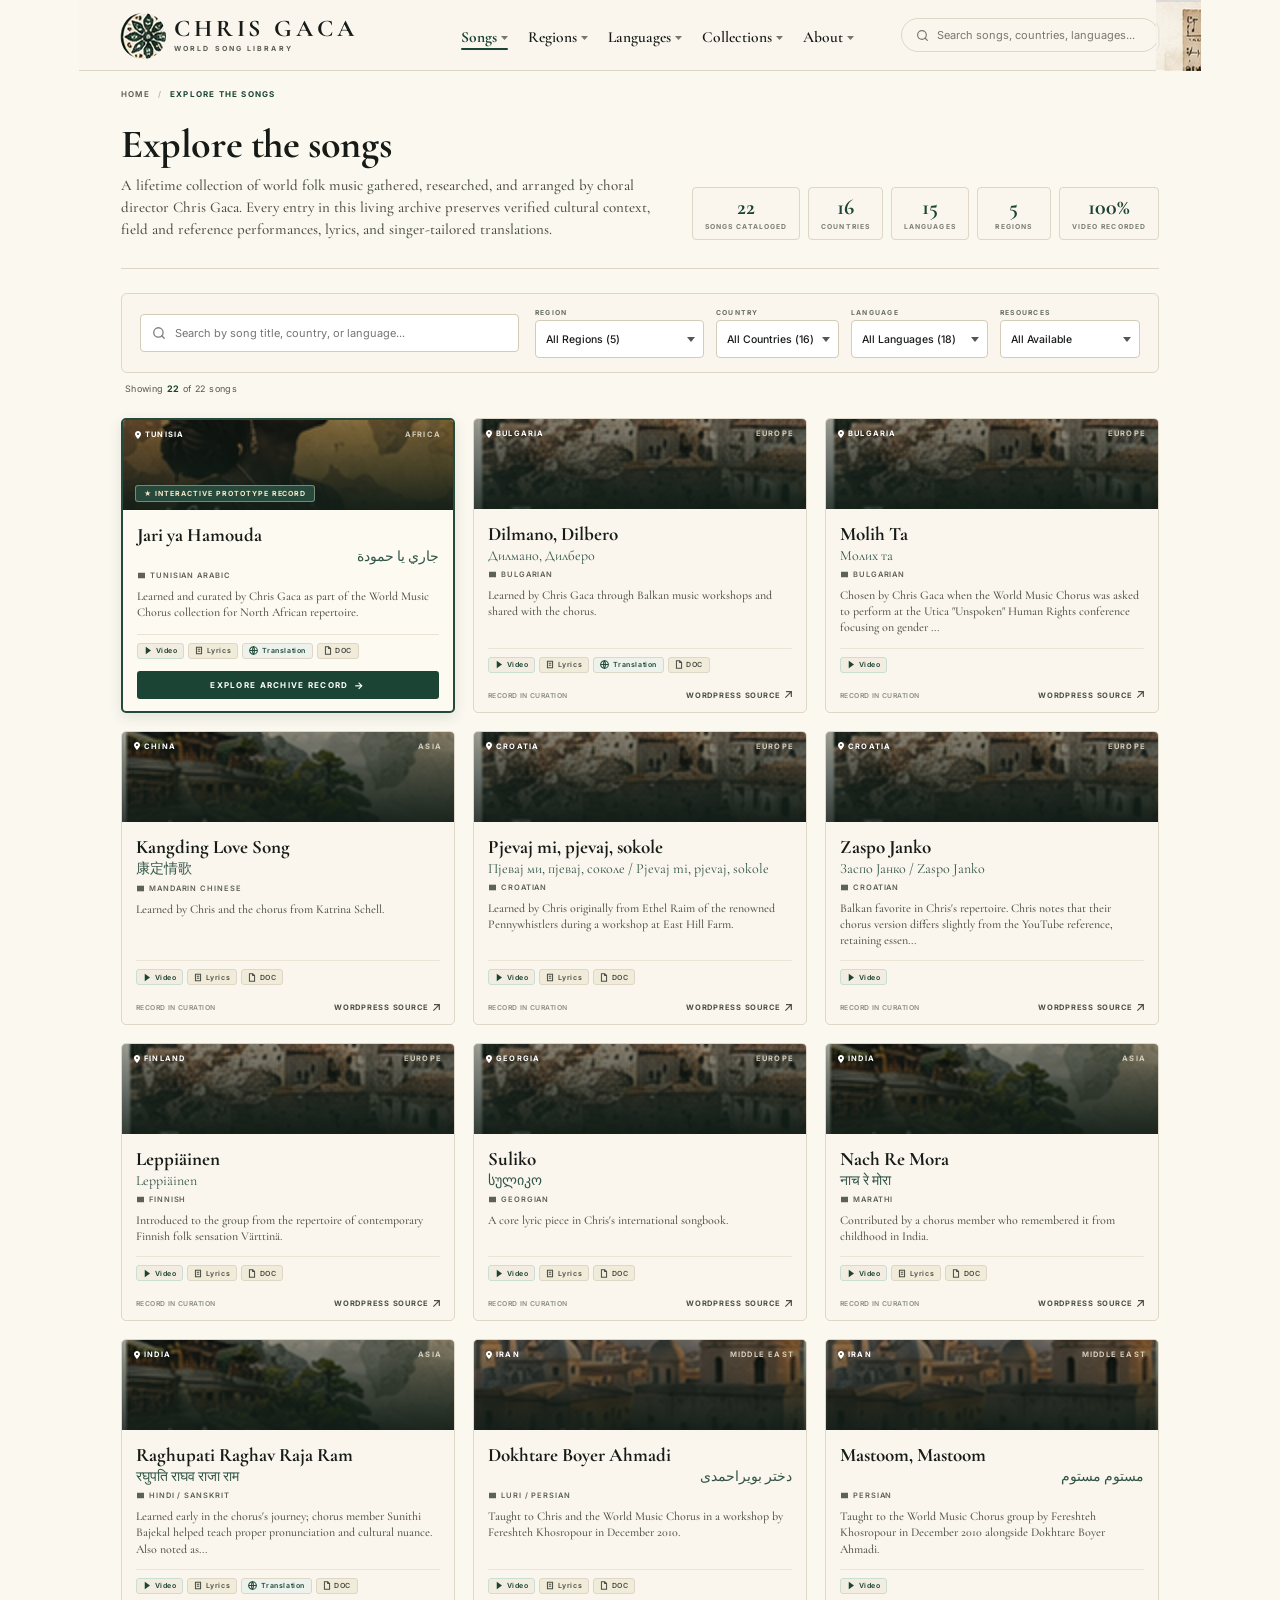
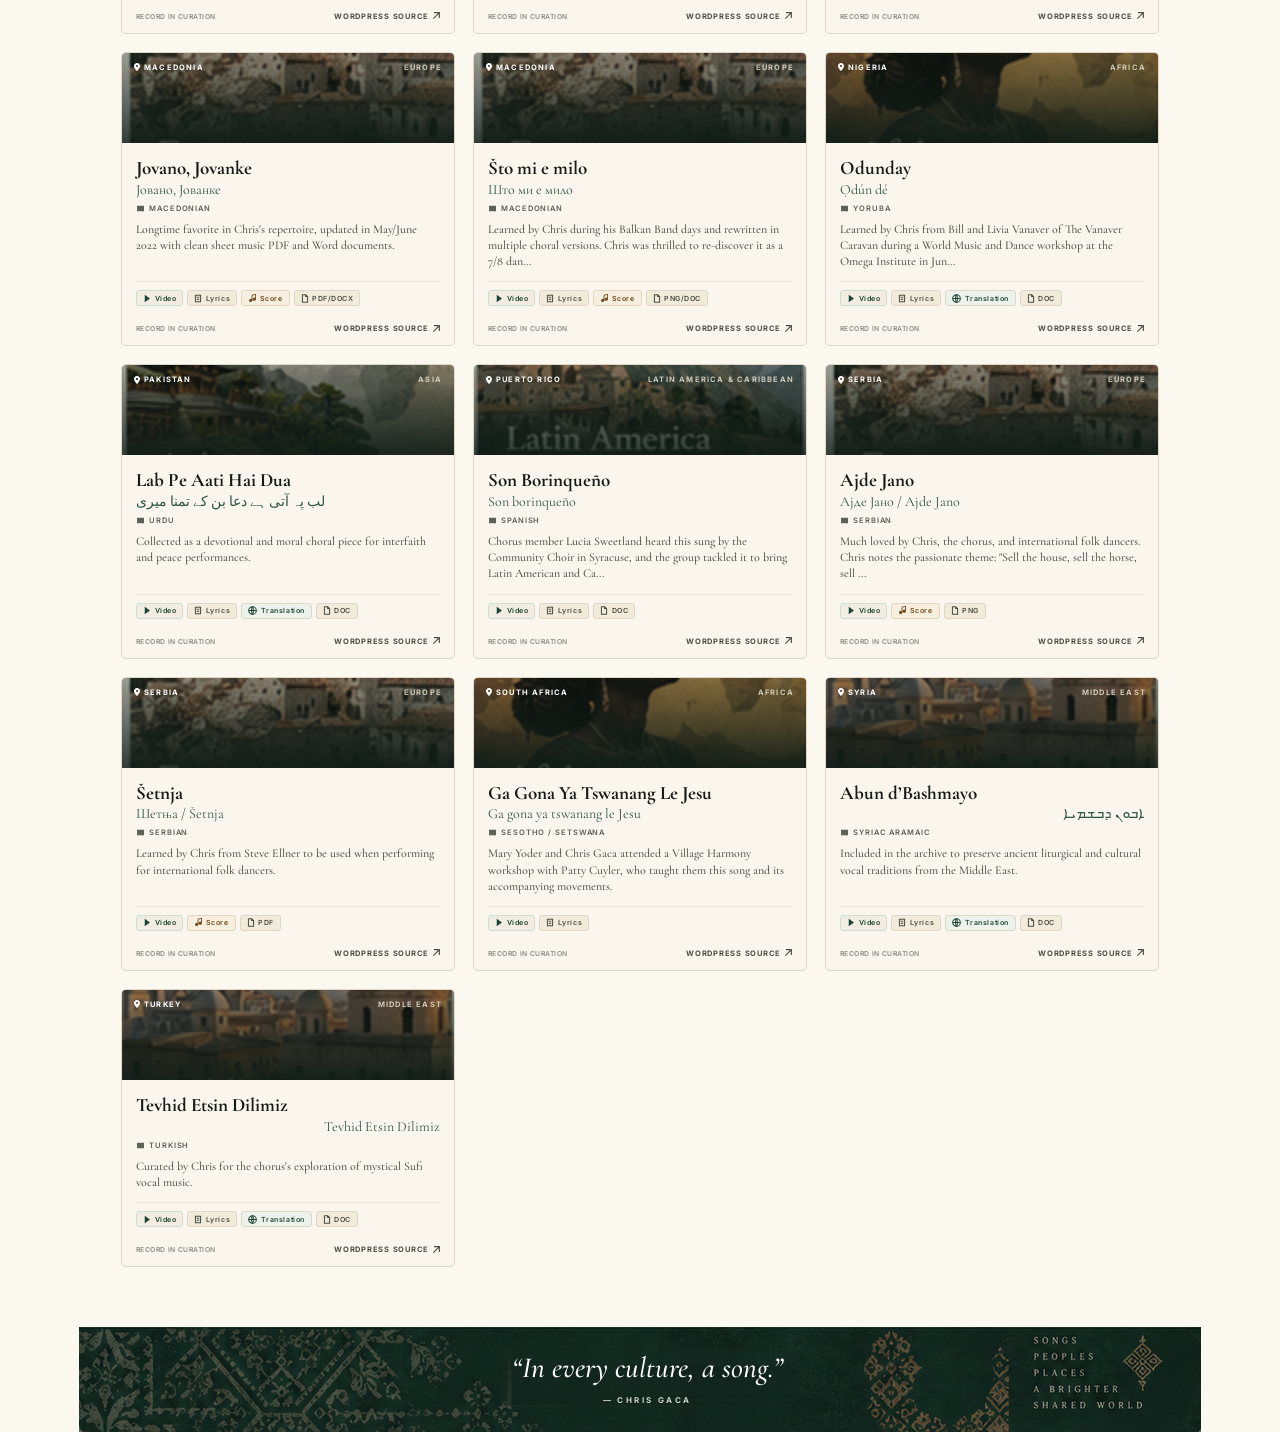
<file: chris-gaca/mockups/songs/index.html>
<!doctype html>
<html lang="en">
<head>
  <meta charset="UTF-8" />
  <meta name="viewport" content="width=device-width, initial-scale=1.0" />
  <title>Songs Archive — Chris Gaca World Song Library</title>
  <link rel="preconnect" href="https://fonts.googleapis.com">
  <link rel="preconnect" href="https://fonts.gstatic.com" crossorigin>
  <link href="https://fonts.googleapis.com/css2?family=Cormorant+Garamond:ital,wght@0,400;0,500;0,600;0,700;1,400;1,500;1,600&family=Inter:wght@400;500;600;700&family=Playfair+Display:ital,wght@0,400;0,500;0,600;0,700;1,400&display=swap" rel="stylesheet">
  <link rel="stylesheet" href="../style.css" />
  <link rel="stylesheet" href="songs.css" />
</head>
<body>
  <div class="page">
    <header class="topbar">
      <div class="brand-wrap">
        <a href="../index.html" class="brand-link">
          <img class="logo-img" src="../assets/logo.png" alt="Chris Gaca Logo" />
        </a>
        <a href="../index.html" class="brand">
          <div class="brand-main">CHRIS GACA</div>
          <div class="brand-sub">WORLD SONG LIBRARY</div>
        </a>
      </div>
      <nav class="nav">
        <a href="index.html" class="active">Songs <svg class="chevron" width="7" height="4" viewBox="0 0 7 4" fill="currentColor"><path d="M0 0l3.5 4L7 0z"/></svg></a>
        <a href="../index.html#regions">Regions <svg class="chevron" width="7" height="4" viewBox="0 0 7 4" fill="currentColor"><path d="M0 0l3.5 4L7 0z"/></svg></a>
        <a href="../index.html#languages">Languages <svg class="chevron" width="7" height="4" viewBox="0 0 7 4" fill="currentColor"><path d="M0 0l3.5 4L7 0z"/></svg></a>
        <a href="../index.html#collections">Collections <svg class="chevron" width="7" height="4" viewBox="0 0 7 4" fill="currentColor"><path d="M0 0l3.5 4L7 0z"/></svg></a>
        <a href="../index.html#about">About <svg class="chevron" width="7" height="4" viewBox="0 0 7 4" fill="currentColor"><path d="M0 0l3.5 4L7 0z"/></svg></a>
      </nav>
      <div class="search">
        <svg class="search-icon" width="13" height="13" viewBox="0 0 24 24" fill="none" stroke="currentColor" stroke-width="2.2" stroke-linecap="round" stroke-linejoin="round">
          <circle cx="11" cy="11" r="8"></circle>
          <line x1="21" y1="21" x2="16.65" y2="16.65"></line>
        </svg>
        <span>Search songs, countries, languages...</span>
      </div>
      <img class="topbar-stamp" src="../assets/topbar_stamp.png" alt="" aria-hidden="true" />
    </header>

    <main class="content songs-page-content">
      <!-- BREADCRUMB -->
      <nav class="breadcrumb" aria-label="Breadcrumb">
        <a href="../index.html">Home</a>
        <span class="sep">/</span>
        <span class="curr">Explore the Songs</span>
      </nav>

      <!-- HERO / BANNER -->
      <section class="songs-hero">
        <div class="songs-hero-left">
          <h1>Explore the songs</h1>
          <p class="hero-lede">
            A lifetime collection of world folk music gathered, researched, and arranged by choral director Chris Gaca.
            Every entry in this living archive preserves verified cultural context, field and reference performances,
            lyrics, and singer-tailored translations.
          </p>
        </div>
        <div class="songs-hero-stats">
          <div class="stat-pill">
            <span class="stat-num">22</span>
            <span class="stat-label">SONGS CATALOGED</span>
          </div>
          <div class="stat-pill">
            <span class="stat-num">16</span>
            <span class="stat-label">COUNTRIES</span>
          </div>
          <div class="stat-pill">
            <span class="stat-num">15</span>
            <span class="stat-label">LANGUAGES</span>
          </div>
          <div class="stat-pill">
            <span class="stat-num">5</span>
            <span class="stat-label">REGIONS</span>
          </div>
          <div class="stat-pill">
            <span class="stat-num">100%</span>
            <span class="stat-label">VIDEO RECORDED</span>
          </div>
        </div>
      </section>

      <!-- SEARCH & FILTER TOOLBAR -->
      <section class="filter-section">
        <div class="filter-bar">
          <div class="filter-search-wrap">
            <svg class="input-icon" width="14" height="14" viewBox="0 0 24 24" fill="none" stroke="currentColor" stroke-width="2.2" stroke-linecap="round" stroke-linejoin="round">
              <circle cx="11" cy="11" r="8"></circle>
              <line x1="21" y1="21" x2="16.65" y2="16.65"></line>
            </svg>
            <input type="text" id="songSearch" class="search-input" placeholder="Search by song title, country, or language..." />
            <button id="clearSearchBtn" class="clear-search-btn" title="Clear search" style="display: none;">✕</button>
          </div>

          <div class="filter-selects">
            <div class="select-group">
              <label for="filterRegion">REGION</label>
              <select id="filterRegion" class="filter-select">
                <option value="all">All Regions (5)</option>
                <option value="Africa">Africa</option><option value="Asia">Asia</option><option value="Europe">Europe</option><option value="Latin America & Caribbean">Latin America & Caribbean</option><option value="Middle East">Middle East</option>
              </select>
            </div>

            <div class="select-group">
              <label for="filterCountry">COUNTRY</label>
              <select id="filterCountry" class="filter-select">
                <option value="all">All Countries (16)</option>
                <option value="Bulgaria">Bulgaria</option><option value="China">China</option><option value="Croatia">Croatia</option><option value="Finland">Finland</option><option value="Georgia">Georgia</option><option value="India">India</option><option value="Iran">Iran</option><option value="Macedonia">Macedonia</option><option value="Nigeria">Nigeria</option><option value="Pakistan">Pakistan</option><option value="Puerto Rico">Puerto Rico</option><option value="Serbia">Serbia</option><option value="South Africa">South Africa</option><option value="Syria">Syria</option><option value="Tunisia">Tunisia</option><option value="Turkey">Turkey</option>
              </select>
            </div>

            <div class="select-group">
              <label for="filterLanguage">LANGUAGE</label>
              <select id="filterLanguage" class="filter-select">
                <option value="all">All Languages (18)</option>
                <option value="Bulgarian">Bulgarian</option><option value="Croatian">Croatian</option><option value="Finnish">Finnish</option><option value="Georgian">Georgian</option><option value="Hindi / Sanskrit">Hindi / Sanskrit</option><option value="Luri / Persian">Luri / Persian</option><option value="Macedonian">Macedonian</option><option value="Mandarin Chinese">Mandarin Chinese</option><option value="Marathi">Marathi</option><option value="Persian">Persian</option><option value="Serbian">Serbian</option><option value="Sesotho / Setswana">Sesotho / Setswana</option><option value="Spanish">Spanish</option><option value="Syriac Aramaic">Syriac Aramaic</option><option value="Tunisian Arabic">Tunisian Arabic</option><option value="Turkish">Turkish</option><option value="Urdu">Urdu</option><option value="Yoruba">Yoruba</option>
              </select>
            </div>

            <div class="select-group">
              <label for="filterResource">RESOURCES</label>
              <select id="filterResource" class="filter-select">
                <option value="all">All Available</option>
                <option value="video">Has Video (22)</option>
                <option value="lyrics">Has Lyrics (16)</option>
                <option value="translation">Has Translation (7)</option>
                <option value="score">Has Sheet Music (4)</option>
                <option value="document">Has Document (16)</option>
              </select>
            </div>
          </div>
        </div>

        <div class="filter-meta-row">
          <div id="resultsCount" class="results-count">
            Showing <strong>22</strong> of 22 songs
          </div>
          <button id="resetFiltersBtn" class="btn-reset-filters" style="display: none;">
            <span>✕ Reset filters</span>
          </button>
        </div>
      </section>

      <!-- SONG CARDS GRID -->
      <section class="songs-grid-section">
        <div id="songsGrid" class="songs-grid">
          
    <article class="song-browse-card is-featured-prototype"
      data-id="jari-ya-hamouda"
      data-title="jari ya hamouda"
      data-country="tunisia"
      data-region="Africa"
      data-language="tunisian arabic"
      data-resources="video lyrics translation document"
    >
      <div class="browse-card-header">
        <img class="browse-card-bg" src="../assets/region_target_africa.png" alt="Africa" />
        <div class="browse-card-header-overlay"></div>
        <div class="browse-card-eyebrow">
          <span class="eyebrow-country">
            <svg width="6" height="8" viewBox="0 0 6 8" fill="none"><path d="M3 0C1.34 0 0 1.34 0 3c0 2.25 3 5 3 5s3-2.75 3-5c0-1.66-1.34-3-3-3zm0 4.1a1.1 1.1 0 110-2.2 1.1 1.1 0 010 2.2z" fill="currentColor"/></svg>
            TUNISIA
          </span>
          <span class="eyebrow-region">AFRICA</span>
        </div>
        <div class="prototype-badge">★ Interactive Prototype Record</div>
      </div>

      <div class="browse-card-body">
        <div class="browse-card-titles">
          <h3>Jari ya Hamouda</h3>
          <div class="browse-card-script" dir="rtl">جاري يا حمودة</div>
        </div>
        <div class="browse-card-lang">
          <svg width="9" height="7" viewBox="0 0 12 10" fill="currentColor"><path d="M1 1h10v8H1z"/></svg>
          <span>Tunisian Arabic</span>
        </div>
        <p class="browse-card-desc">Learned and curated by Chris Gaca as part of the World Music Chorus collection for North African repertoire.</p>
        <div class="browse-card-badges">
          <span class="res-badge res-video" title="Embedded native performance video available">
      <svg width="8" height="9" viewBox="0 0 10 12" fill="currentColor"><path d="M2 1l7 5-7 5z"/></svg> Video
    </span><span class="res-badge res-lyrics" title="Full lyrics recorded in archive">
      <svg width="8" height="9" viewBox="0 0 12 14" fill="none" stroke="currentColor" stroke-width="1.6"><path d="M2 2h8v10H2z M4 5h4 M4 8h4"/></svg> Lyrics
    </span><span class="res-badge res-translation" title="English translation verified">
      <svg width="9" height="9" viewBox="0 0 14 14" fill="none" stroke="currentColor" stroke-width="1.6"><circle cx="7" cy="7" r="6"/><path d="M1 7h12 M7 1c2 3 2 9 0 12 M7 1c-2 3-2 9 0 12"/></svg> Translation
    </span><span class="res-badge res-doc" title="Downloadable source document available">
      <svg width="8" height="9" viewBox="0 0 12 14" fill="none" stroke="currentColor" stroke-width="1.6"><path d="M2 1h5l3 3v9H2z"/><path d="M7 1v3h3"/></svg> DOC
    </span>
        </div>
        
      <div class="card-action">
        <a href="jari-ya-hamouda/" class="btn-detail-highlight">
          <span>EXPLORE ARCHIVE RECORD</span>
          <span class="btn-arrow">→</span>
        </a>
      </div>
    
      </div>
    </article>
  

    <article class="song-browse-card "
      data-id="dilmano-dilbero"
      data-title="dilmano, dilbero"
      data-country="bulgaria"
      data-region="Europe"
      data-language="bulgarian"
      data-resources="video lyrics translation document"
    >
      <div class="browse-card-header">
        <img class="browse-card-bg" src="../assets/region_target_europe.png" alt="Europe" />
        <div class="browse-card-header-overlay"></div>
        <div class="browse-card-eyebrow">
          <span class="eyebrow-country">
            <svg width="6" height="8" viewBox="0 0 6 8" fill="none"><path d="M3 0C1.34 0 0 1.34 0 3c0 2.25 3 5 3 5s3-2.75 3-5c0-1.66-1.34-3-3-3zm0 4.1a1.1 1.1 0 110-2.2 1.1 1.1 0 010 2.2z" fill="currentColor"/></svg>
            BULGARIA
          </span>
          <span class="eyebrow-region">EUROPE</span>
        </div>
        
      </div>

      <div class="browse-card-body">
        <div class="browse-card-titles">
          <h3>Dilmano, Dilbero</h3>
          <div class="browse-card-script" dir="ltr">Дилмано, Дилберо</div>
        </div>
        <div class="browse-card-lang">
          <svg width="9" height="7" viewBox="0 0 12 10" fill="currentColor"><path d="M1 1h10v8H1z"/></svg>
          <span>Bulgarian</span>
        </div>
        <p class="browse-card-desc">Learned by Chris Gaca through Balkan music workshops and shared with the chorus.</p>
        <div class="browse-card-badges">
          <span class="res-badge res-video" title="Embedded native performance video available">
      <svg width="8" height="9" viewBox="0 0 10 12" fill="currentColor"><path d="M2 1l7 5-7 5z"/></svg> Video
    </span><span class="res-badge res-lyrics" title="Full lyrics recorded in archive">
      <svg width="8" height="9" viewBox="0 0 12 14" fill="none" stroke="currentColor" stroke-width="1.6"><path d="M2 2h8v10H2z M4 5h4 M4 8h4"/></svg> Lyrics
    </span><span class="res-badge res-translation" title="English translation verified">
      <svg width="9" height="9" viewBox="0 0 14 14" fill="none" stroke="currentColor" stroke-width="1.6"><circle cx="7" cy="7" r="6"/><path d="M1 7h12 M7 1c2 3 2 9 0 12 M7 1c-2 3-2 9 0 12"/></svg> Translation
    </span><span class="res-badge res-doc" title="Downloadable source document available">
      <svg width="8" height="9" viewBox="0 0 12 14" fill="none" stroke="currentColor" stroke-width="1.6"><path d="M2 1h5l3 3v9H2z"/><path d="M7 1v3h3"/></svg> DOC
    </span>
        </div>
        
      <div class="card-action card-action-secondary">
        <span class="status-pill">Record in curation</span>
        <a href="https://chrisgaca.wordpress.com/2012/07/18/dilmano-dilbero/" target="_blank" rel="noopener noreferrer" class="link-wp" title="View original WordPress entry">
          <span>WordPress Source</span>
          <svg width="8" height="8" viewBox="0 0 12 12" fill="none" stroke="currentColor" stroke-width="1.8"><path d="M3 1h8v8M11 1L2 10"/></svg>
        </a>
      </div>
    
      </div>
    </article>
  

    <article class="song-browse-card "
      data-id="molih-ta"
      data-title="molih ta"
      data-country="bulgaria"
      data-region="Europe"
      data-language="bulgarian"
      data-resources="video"
    >
      <div class="browse-card-header">
        <img class="browse-card-bg" src="../assets/region_target_europe.png" alt="Europe" />
        <div class="browse-card-header-overlay"></div>
        <div class="browse-card-eyebrow">
          <span class="eyebrow-country">
            <svg width="6" height="8" viewBox="0 0 6 8" fill="none"><path d="M3 0C1.34 0 0 1.34 0 3c0 2.25 3 5 3 5s3-2.75 3-5c0-1.66-1.34-3-3-3zm0 4.1a1.1 1.1 0 110-2.2 1.1 1.1 0 010 2.2z" fill="currentColor"/></svg>
            BULGARIA
          </span>
          <span class="eyebrow-region">EUROPE</span>
        </div>
        
      </div>

      <div class="browse-card-body">
        <div class="browse-card-titles">
          <h3>Molih Ta</h3>
          <div class="browse-card-script" dir="ltr">Молих та</div>
        </div>
        <div class="browse-card-lang">
          <svg width="9" height="7" viewBox="0 0 12 10" fill="currentColor"><path d="M1 1h10v8H1z"/></svg>
          <span>Bulgarian</span>
        </div>
        <p class="browse-card-desc">Chosen by Chris Gaca when the World Music Chorus was asked to perform at the Utica "Unspoken" Human Rights conference focusing on gender ...</p>
        <div class="browse-card-badges">
          <span class="res-badge res-video" title="Embedded native performance video available">
      <svg width="8" height="9" viewBox="0 0 10 12" fill="currentColor"><path d="M2 1l7 5-7 5z"/></svg> Video
    </span>
        </div>
        
      <div class="card-action card-action-secondary">
        <span class="status-pill">Record in curation</span>
        <a href="https://chrisgaca.wordpress.com/2012/10/01/molih-ta/" target="_blank" rel="noopener noreferrer" class="link-wp" title="View original WordPress entry">
          <span>WordPress Source</span>
          <svg width="8" height="8" viewBox="0 0 12 12" fill="none" stroke="currentColor" stroke-width="1.8"><path d="M3 1h8v8M11 1L2 10"/></svg>
        </a>
      </div>
    
      </div>
    </article>
  

    <article class="song-browse-card "
      data-id="kan-ding"
      data-title="kangding love song"
      data-country="china"
      data-region="Asia"
      data-language="mandarin chinese"
      data-resources="video lyrics document"
    >
      <div class="browse-card-header">
        <img class="browse-card-bg" src="../assets/region_target_asia.png" alt="Asia" />
        <div class="browse-card-header-overlay"></div>
        <div class="browse-card-eyebrow">
          <span class="eyebrow-country">
            <svg width="6" height="8" viewBox="0 0 6 8" fill="none"><path d="M3 0C1.34 0 0 1.34 0 3c0 2.25 3 5 3 5s3-2.75 3-5c0-1.66-1.34-3-3-3zm0 4.1a1.1 1.1 0 110-2.2 1.1 1.1 0 010 2.2z" fill="currentColor"/></svg>
            CHINA
          </span>
          <span class="eyebrow-region">ASIA</span>
        </div>
        
      </div>

      <div class="browse-card-body">
        <div class="browse-card-titles">
          <h3>Kangding Love Song</h3>
          <div class="browse-card-script" dir="ltr">康定情歌</div>
        </div>
        <div class="browse-card-lang">
          <svg width="9" height="7" viewBox="0 0 12 10" fill="currentColor"><path d="M1 1h10v8H1z"/></svg>
          <span>Mandarin Chinese</span>
        </div>
        <p class="browse-card-desc">Learned by Chris and the chorus from Katrina Schell.</p>
        <div class="browse-card-badges">
          <span class="res-badge res-video" title="Embedded native performance video available">
      <svg width="8" height="9" viewBox="0 0 10 12" fill="currentColor"><path d="M2 1l7 5-7 5z"/></svg> Video
    </span><span class="res-badge res-lyrics" title="Full lyrics recorded in archive">
      <svg width="8" height="9" viewBox="0 0 12 14" fill="none" stroke="currentColor" stroke-width="1.6"><path d="M2 2h8v10H2z M4 5h4 M4 8h4"/></svg> Lyrics
    </span><span class="res-badge res-doc" title="Downloadable source document available">
      <svg width="8" height="9" viewBox="0 0 12 14" fill="none" stroke="currentColor" stroke-width="1.6"><path d="M2 1h5l3 3v9H2z"/><path d="M7 1v3h3"/></svg> DOC
    </span>
        </div>
        
      <div class="card-action card-action-secondary">
        <span class="status-pill">Record in curation</span>
        <a href="https://chrisgaca.wordpress.com/2011/01/03/kan-ding/" target="_blank" rel="noopener noreferrer" class="link-wp" title="View original WordPress entry">
          <span>WordPress Source</span>
          <svg width="8" height="8" viewBox="0 0 12 12" fill="none" stroke="currentColor" stroke-width="1.8"><path d="M3 1h8v8M11 1L2 10"/></svg>
        </a>
      </div>
    
      </div>
    </article>
  

    <article class="song-browse-card "
      data-id="pje-vaj-mi-pje-vaj"
      data-title="pjevaj mi, pjevaj, sokole"
      data-country="croatia"
      data-region="Europe"
      data-language="croatian"
      data-resources="video lyrics document"
    >
      <div class="browse-card-header">
        <img class="browse-card-bg" src="../assets/region_target_europe.png" alt="Europe" />
        <div class="browse-card-header-overlay"></div>
        <div class="browse-card-eyebrow">
          <span class="eyebrow-country">
            <svg width="6" height="8" viewBox="0 0 6 8" fill="none"><path d="M3 0C1.34 0 0 1.34 0 3c0 2.25 3 5 3 5s3-2.75 3-5c0-1.66-1.34-3-3-3zm0 4.1a1.1 1.1 0 110-2.2 1.1 1.1 0 010 2.2z" fill="currentColor"/></svg>
            CROATIA
          </span>
          <span class="eyebrow-region">EUROPE</span>
        </div>
        
      </div>

      <div class="browse-card-body">
        <div class="browse-card-titles">
          <h3>Pjevaj mi, pjevaj, sokole</h3>
          <div class="browse-card-script" dir="ltr">Пјевај ми, пјевај, соколе / Pjevaj mi, pjevaj, sokole</div>
        </div>
        <div class="browse-card-lang">
          <svg width="9" height="7" viewBox="0 0 12 10" fill="currentColor"><path d="M1 1h10v8H1z"/></svg>
          <span>Croatian</span>
        </div>
        <p class="browse-card-desc">Learned by Chris originally from Ethel Raim of the renowned Pennywhistlers during a workshop at East Hill Farm.</p>
        <div class="browse-card-badges">
          <span class="res-badge res-video" title="Embedded native performance video available">
      <svg width="8" height="9" viewBox="0 0 10 12" fill="currentColor"><path d="M2 1l7 5-7 5z"/></svg> Video
    </span><span class="res-badge res-lyrics" title="Full lyrics recorded in archive">
      <svg width="8" height="9" viewBox="0 0 12 14" fill="none" stroke="currentColor" stroke-width="1.6"><path d="M2 2h8v10H2z M4 5h4 M4 8h4"/></svg> Lyrics
    </span><span class="res-badge res-doc" title="Downloadable source document available">
      <svg width="8" height="9" viewBox="0 0 12 14" fill="none" stroke="currentColor" stroke-width="1.6"><path d="M2 1h5l3 3v9H2z"/><path d="M7 1v3h3"/></svg> DOC
    </span>
        </div>
        
      <div class="card-action card-action-secondary">
        <span class="status-pill">Record in curation</span>
        <a href="https://chrisgaca.wordpress.com/2011/01/03/pje-vaj-mi-pje-vaj/" target="_blank" rel="noopener noreferrer" class="link-wp" title="View original WordPress entry">
          <span>WordPress Source</span>
          <svg width="8" height="8" viewBox="0 0 12 12" fill="none" stroke="currentColor" stroke-width="1.8"><path d="M3 1h8v8M11 1L2 10"/></svg>
        </a>
      </div>
    
      </div>
    </article>
  

    <article class="song-browse-card "
      data-id="zaspo-janko"
      data-title="zaspo janko"
      data-country="croatia"
      data-region="Europe"
      data-language="croatian"
      data-resources="video"
    >
      <div class="browse-card-header">
        <img class="browse-card-bg" src="../assets/region_target_europe.png" alt="Europe" />
        <div class="browse-card-header-overlay"></div>
        <div class="browse-card-eyebrow">
          <span class="eyebrow-country">
            <svg width="6" height="8" viewBox="0 0 6 8" fill="none"><path d="M3 0C1.34 0 0 1.34 0 3c0 2.25 3 5 3 5s3-2.75 3-5c0-1.66-1.34-3-3-3zm0 4.1a1.1 1.1 0 110-2.2 1.1 1.1 0 010 2.2z" fill="currentColor"/></svg>
            CROATIA
          </span>
          <span class="eyebrow-region">EUROPE</span>
        </div>
        
      </div>

      <div class="browse-card-body">
        <div class="browse-card-titles">
          <h3>Zaspo Janko</h3>
          <div class="browse-card-script" dir="ltr">Заспо Јанко / Zaspo Janko</div>
        </div>
        <div class="browse-card-lang">
          <svg width="9" height="7" viewBox="0 0 12 10" fill="currentColor"><path d="M1 1h10v8H1z"/></svg>
          <span>Croatian</span>
        </div>
        <p class="browse-card-desc">Balkan favorite in Chris's repertoire. Chris notes that their chorus version differs slightly from the YouTube reference, retaining essen...</p>
        <div class="browse-card-badges">
          <span class="res-badge res-video" title="Embedded native performance video available">
      <svg width="8" height="9" viewBox="0 0 10 12" fill="currentColor"><path d="M2 1l7 5-7 5z"/></svg> Video
    </span>
        </div>
        
      <div class="card-action card-action-secondary">
        <span class="status-pill">Record in curation</span>
        <a href="https://chrisgaca.wordpress.com/2011/01/07/zaspo-janko/" target="_blank" rel="noopener noreferrer" class="link-wp" title="View original WordPress entry">
          <span>WordPress Source</span>
          <svg width="8" height="8" viewBox="0 0 12 12" fill="none" stroke="currentColor" stroke-width="1.8"><path d="M3 1h8v8M11 1L2 10"/></svg>
        </a>
      </div>
    
      </div>
    </article>
  

    <article class="song-browse-card "
      data-id="leppiainen-from-varttina"
      data-title="leppiäinen"
      data-country="finland"
      data-region="Europe"
      data-language="finnish"
      data-resources="video lyrics document"
    >
      <div class="browse-card-header">
        <img class="browse-card-bg" src="../assets/region_target_europe.png" alt="Europe" />
        <div class="browse-card-header-overlay"></div>
        <div class="browse-card-eyebrow">
          <span class="eyebrow-country">
            <svg width="6" height="8" viewBox="0 0 6 8" fill="none"><path d="M3 0C1.34 0 0 1.34 0 3c0 2.25 3 5 3 5s3-2.75 3-5c0-1.66-1.34-3-3-3zm0 4.1a1.1 1.1 0 110-2.2 1.1 1.1 0 010 2.2z" fill="currentColor"/></svg>
            FINLAND
          </span>
          <span class="eyebrow-region">EUROPE</span>
        </div>
        
      </div>

      <div class="browse-card-body">
        <div class="browse-card-titles">
          <h3>Leppiäinen</h3>
          <div class="browse-card-script" dir="ltr">Leppiäinen</div>
        </div>
        <div class="browse-card-lang">
          <svg width="9" height="7" viewBox="0 0 12 10" fill="currentColor"><path d="M1 1h10v8H1z"/></svg>
          <span>Finnish</span>
        </div>
        <p class="browse-card-desc">Introduced to the group from the repertoire of contemporary Finnish folk sensation Värttinä.</p>
        <div class="browse-card-badges">
          <span class="res-badge res-video" title="Embedded native performance video available">
      <svg width="8" height="9" viewBox="0 0 10 12" fill="currentColor"><path d="M2 1l7 5-7 5z"/></svg> Video
    </span><span class="res-badge res-lyrics" title="Full lyrics recorded in archive">
      <svg width="8" height="9" viewBox="0 0 12 14" fill="none" stroke="currentColor" stroke-width="1.6"><path d="M2 2h8v10H2z M4 5h4 M4 8h4"/></svg> Lyrics
    </span><span class="res-badge res-doc" title="Downloadable source document available">
      <svg width="8" height="9" viewBox="0 0 12 14" fill="none" stroke="currentColor" stroke-width="1.6"><path d="M2 1h5l3 3v9H2z"/><path d="M7 1v3h3"/></svg> DOC
    </span>
        </div>
        
      <div class="card-action card-action-secondary">
        <span class="status-pill">Record in curation</span>
        <a href="https://chrisgaca.wordpress.com/2011/06/13/leppiainen-from-varttina/" target="_blank" rel="noopener noreferrer" class="link-wp" title="View original WordPress entry">
          <span>WordPress Source</span>
          <svg width="8" height="8" viewBox="0 0 12 12" fill="none" stroke="currentColor" stroke-width="1.8"><path d="M3 1h8v8M11 1L2 10"/></svg>
        </a>
      </div>
    
      </div>
    </article>
  

    <article class="song-browse-card "
      data-id="suliko"
      data-title="suliko"
      data-country="georgia"
      data-region="Europe"
      data-language="georgian"
      data-resources="video lyrics document"
    >
      <div class="browse-card-header">
        <img class="browse-card-bg" src="../assets/region_target_europe.png" alt="Europe" />
        <div class="browse-card-header-overlay"></div>
        <div class="browse-card-eyebrow">
          <span class="eyebrow-country">
            <svg width="6" height="8" viewBox="0 0 6 8" fill="none"><path d="M3 0C1.34 0 0 1.34 0 3c0 2.25 3 5 3 5s3-2.75 3-5c0-1.66-1.34-3-3-3zm0 4.1a1.1 1.1 0 110-2.2 1.1 1.1 0 010 2.2z" fill="currentColor"/></svg>
            GEORGIA
          </span>
          <span class="eyebrow-region">EUROPE</span>
        </div>
        
      </div>

      <div class="browse-card-body">
        <div class="browse-card-titles">
          <h3>Suliko</h3>
          <div class="browse-card-script" dir="ltr">სულიკო</div>
        </div>
        <div class="browse-card-lang">
          <svg width="9" height="7" viewBox="0 0 12 10" fill="currentColor"><path d="M1 1h10v8H1z"/></svg>
          <span>Georgian</span>
        </div>
        <p class="browse-card-desc">A core lyric piece in Chris's international songbook.</p>
        <div class="browse-card-badges">
          <span class="res-badge res-video" title="Embedded native performance video available">
      <svg width="8" height="9" viewBox="0 0 10 12" fill="currentColor"><path d="M2 1l7 5-7 5z"/></svg> Video
    </span><span class="res-badge res-lyrics" title="Full lyrics recorded in archive">
      <svg width="8" height="9" viewBox="0 0 12 14" fill="none" stroke="currentColor" stroke-width="1.6"><path d="M2 2h8v10H2z M4 5h4 M4 8h4"/></svg> Lyrics
    </span><span class="res-badge res-doc" title="Downloadable source document available">
      <svg width="8" height="9" viewBox="0 0 12 14" fill="none" stroke="currentColor" stroke-width="1.6"><path d="M2 1h5l3 3v9H2z"/><path d="M7 1v3h3"/></svg> DOC
    </span>
        </div>
        
      <div class="card-action card-action-secondary">
        <span class="status-pill">Record in curation</span>
        <a href="https://chrisgaca.wordpress.com/2011/03/14/suliko/" target="_blank" rel="noopener noreferrer" class="link-wp" title="View original WordPress entry">
          <span>WordPress Source</span>
          <svg width="8" height="8" viewBox="0 0 12 12" fill="none" stroke="currentColor" stroke-width="1.8"><path d="M3 1h8v8M11 1L2 10"/></svg>
        </a>
      </div>
    
      </div>
    </article>
  

    <article class="song-browse-card "
      data-id="nache-re-mora-indian-childrens-song"
      data-title="nach re mora"
      data-country="india"
      data-region="Asia"
      data-language="marathi"
      data-resources="video lyrics document"
    >
      <div class="browse-card-header">
        <img class="browse-card-bg" src="../assets/region_target_asia.png" alt="Asia" />
        <div class="browse-card-header-overlay"></div>
        <div class="browse-card-eyebrow">
          <span class="eyebrow-country">
            <svg width="6" height="8" viewBox="0 0 6 8" fill="none"><path d="M3 0C1.34 0 0 1.34 0 3c0 2.25 3 5 3 5s3-2.75 3-5c0-1.66-1.34-3-3-3zm0 4.1a1.1 1.1 0 110-2.2 1.1 1.1 0 010 2.2z" fill="currentColor"/></svg>
            INDIA
          </span>
          <span class="eyebrow-region">ASIA</span>
        </div>
        
      </div>

      <div class="browse-card-body">
        <div class="browse-card-titles">
          <h3>Nach Re Mora</h3>
          <div class="browse-card-script" dir="ltr">नाच रे मोरा</div>
        </div>
        <div class="browse-card-lang">
          <svg width="9" height="7" viewBox="0 0 12 10" fill="currentColor"><path d="M1 1h10v8H1z"/></svg>
          <span>Marathi</span>
        </div>
        <p class="browse-card-desc">Contributed by a chorus member who remembered it from childhood in India.</p>
        <div class="browse-card-badges">
          <span class="res-badge res-video" title="Embedded native performance video available">
      <svg width="8" height="9" viewBox="0 0 10 12" fill="currentColor"><path d="M2 1l7 5-7 5z"/></svg> Video
    </span><span class="res-badge res-lyrics" title="Full lyrics recorded in archive">
      <svg width="8" height="9" viewBox="0 0 12 14" fill="none" stroke="currentColor" stroke-width="1.6"><path d="M2 2h8v10H2z M4 5h4 M4 8h4"/></svg> Lyrics
    </span><span class="res-badge res-doc" title="Downloadable source document available">
      <svg width="8" height="9" viewBox="0 0 12 14" fill="none" stroke="currentColor" stroke-width="1.6"><path d="M2 1h5l3 3v9H2z"/><path d="M7 1v3h3"/></svg> DOC
    </span>
        </div>
        
      <div class="card-action card-action-secondary">
        <span class="status-pill">Record in curation</span>
        <a href="https://chrisgaca.wordpress.com/2011/01/03/nache-re-mora-indian-childrens-song/" target="_blank" rel="noopener noreferrer" class="link-wp" title="View original WordPress entry">
          <span>WordPress Source</span>
          <svg width="8" height="8" viewBox="0 0 12 12" fill="none" stroke="currentColor" stroke-width="1.8"><path d="M3 1h8v8M11 1L2 10"/></svg>
        </a>
      </div>
    
      </div>
    </article>
  

    <article class="song-browse-card "
      data-id="raghupati"
      data-title="raghupati raghav raja ram"
      data-country="india"
      data-region="Asia"
      data-language="hindi / sanskrit"
      data-resources="video lyrics translation document"
    >
      <div class="browse-card-header">
        <img class="browse-card-bg" src="../assets/region_target_asia.png" alt="Asia" />
        <div class="browse-card-header-overlay"></div>
        <div class="browse-card-eyebrow">
          <span class="eyebrow-country">
            <svg width="6" height="8" viewBox="0 0 6 8" fill="none"><path d="M3 0C1.34 0 0 1.34 0 3c0 2.25 3 5 3 5s3-2.75 3-5c0-1.66-1.34-3-3-3zm0 4.1a1.1 1.1 0 110-2.2 1.1 1.1 0 010 2.2z" fill="currentColor"/></svg>
            INDIA
          </span>
          <span class="eyebrow-region">ASIA</span>
        </div>
        
      </div>

      <div class="browse-card-body">
        <div class="browse-card-titles">
          <h3>Raghupati Raghav Raja Ram</h3>
          <div class="browse-card-script" dir="ltr">रघुपति राघव राजा राम</div>
        </div>
        <div class="browse-card-lang">
          <svg width="9" height="7" viewBox="0 0 12 10" fill="currentColor"><path d="M1 1h10v8H1z"/></svg>
          <span>Hindi / Sanskrit</span>
        </div>
        <p class="browse-card-desc">Learned early in the chorus's journey; chorus member Sunithi Bajekal helped teach proper pronunciation and cultural nuance. Also noted as...</p>
        <div class="browse-card-badges">
          <span class="res-badge res-video" title="Embedded native performance video available">
      <svg width="8" height="9" viewBox="0 0 10 12" fill="currentColor"><path d="M2 1l7 5-7 5z"/></svg> Video
    </span><span class="res-badge res-lyrics" title="Full lyrics recorded in archive">
      <svg width="8" height="9" viewBox="0 0 12 14" fill="none" stroke="currentColor" stroke-width="1.6"><path d="M2 2h8v10H2z M4 5h4 M4 8h4"/></svg> Lyrics
    </span><span class="res-badge res-translation" title="English translation verified">
      <svg width="9" height="9" viewBox="0 0 14 14" fill="none" stroke="currentColor" stroke-width="1.6"><circle cx="7" cy="7" r="6"/><path d="M1 7h12 M7 1c2 3 2 9 0 12 M7 1c-2 3-2 9 0 12"/></svg> Translation
    </span><span class="res-badge res-doc" title="Downloadable source document available">
      <svg width="8" height="9" viewBox="0 0 12 14" fill="none" stroke="currentColor" stroke-width="1.6"><path d="M2 1h5l3 3v9H2z"/><path d="M7 1v3h3"/></svg> DOC
    </span>
        </div>
        
      <div class="card-action card-action-secondary">
        <span class="status-pill">Record in curation</span>
        <a href="https://chrisgaca.wordpress.com/2011/01/07/raghupati/" target="_blank" rel="noopener noreferrer" class="link-wp" title="View original WordPress entry">
          <span>WordPress Source</span>
          <svg width="8" height="8" viewBox="0 0 12 12" fill="none" stroke="currentColor" stroke-width="1.8"><path d="M3 1h8v8M11 1L2 10"/></svg>
        </a>
      </div>
    
      </div>
    </article>
  

    <article class="song-browse-card "
      data-id="doktare-boyer-ahmadi"
      data-title="dokhtare boyer ahmadi"
      data-country="iran"
      data-region="Middle East"
      data-language="luri / persian"
      data-resources="video lyrics document"
    >
      <div class="browse-card-header">
        <img class="browse-card-bg" src="../assets/region_target_middle_east.png" alt="Middle East" />
        <div class="browse-card-header-overlay"></div>
        <div class="browse-card-eyebrow">
          <span class="eyebrow-country">
            <svg width="6" height="8" viewBox="0 0 6 8" fill="none"><path d="M3 0C1.34 0 0 1.34 0 3c0 2.25 3 5 3 5s3-2.75 3-5c0-1.66-1.34-3-3-3zm0 4.1a1.1 1.1 0 110-2.2 1.1 1.1 0 010 2.2z" fill="currentColor"/></svg>
            IRAN
          </span>
          <span class="eyebrow-region">MIDDLE EAST</span>
        </div>
        
      </div>

      <div class="browse-card-body">
        <div class="browse-card-titles">
          <h3>Dokhtare Boyer Ahmadi</h3>
          <div class="browse-card-script" dir="rtl">دختر بویراحمدی</div>
        </div>
        <div class="browse-card-lang">
          <svg width="9" height="7" viewBox="0 0 12 10" fill="currentColor"><path d="M1 1h10v8H1z"/></svg>
          <span>Luri / Persian</span>
        </div>
        <p class="browse-card-desc">Taught to Chris and the World Music Chorus in a workshop by Fereshteh Khosropour in December 2010.</p>
        <div class="browse-card-badges">
          <span class="res-badge res-video" title="Embedded native performance video available">
      <svg width="8" height="9" viewBox="0 0 10 12" fill="currentColor"><path d="M2 1l7 5-7 5z"/></svg> Video
    </span><span class="res-badge res-lyrics" title="Full lyrics recorded in archive">
      <svg width="8" height="9" viewBox="0 0 12 14" fill="none" stroke="currentColor" stroke-width="1.6"><path d="M2 2h8v10H2z M4 5h4 M4 8h4"/></svg> Lyrics
    </span><span class="res-badge res-doc" title="Downloadable source document available">
      <svg width="8" height="9" viewBox="0 0 12 14" fill="none" stroke="currentColor" stroke-width="1.6"><path d="M2 1h5l3 3v9H2z"/><path d="M7 1v3h3"/></svg> DOC
    </span>
        </div>
        
      <div class="card-action card-action-secondary">
        <span class="status-pill">Record in curation</span>
        <a href="https://chrisgaca.wordpress.com/2011/01/07/doktare-boyer-ahmadi/" target="_blank" rel="noopener noreferrer" class="link-wp" title="View original WordPress entry">
          <span>WordPress Source</span>
          <svg width="8" height="8" viewBox="0 0 12 12" fill="none" stroke="currentColor" stroke-width="1.8"><path d="M3 1h8v8M11 1L2 10"/></svg>
        </a>
      </div>
    
      </div>
    </article>
  

    <article class="song-browse-card "
      data-id="mastoom-mastoom-iranian-folk-song"
      data-title="mastoom, mastoom"
      data-country="iran"
      data-region="Middle East"
      data-language="persian"
      data-resources="video"
    >
      <div class="browse-card-header">
        <img class="browse-card-bg" src="../assets/region_target_middle_east.png" alt="Middle East" />
        <div class="browse-card-header-overlay"></div>
        <div class="browse-card-eyebrow">
          <span class="eyebrow-country">
            <svg width="6" height="8" viewBox="0 0 6 8" fill="none"><path d="M3 0C1.34 0 0 1.34 0 3c0 2.25 3 5 3 5s3-2.75 3-5c0-1.66-1.34-3-3-3zm0 4.1a1.1 1.1 0 110-2.2 1.1 1.1 0 010 2.2z" fill="currentColor"/></svg>
            IRAN
          </span>
          <span class="eyebrow-region">MIDDLE EAST</span>
        </div>
        
      </div>

      <div class="browse-card-body">
        <div class="browse-card-titles">
          <h3>Mastoom, Mastoom</h3>
          <div class="browse-card-script" dir="rtl">مستوم مستوم</div>
        </div>
        <div class="browse-card-lang">
          <svg width="9" height="7" viewBox="0 0 12 10" fill="currentColor"><path d="M1 1h10v8H1z"/></svg>
          <span>Persian</span>
        </div>
        <p class="browse-card-desc">Taught to the World Music Chorus group by Fereshteh Khosropour in December 2010 alongside Dokhtare Boyer Ahmadi.</p>
        <div class="browse-card-badges">
          <span class="res-badge res-video" title="Embedded native performance video available">
      <svg width="8" height="9" viewBox="0 0 10 12" fill="currentColor"><path d="M2 1l7 5-7 5z"/></svg> Video
    </span>
        </div>
        
      <div class="card-action card-action-secondary">
        <span class="status-pill">Record in curation</span>
        <a href="https://chrisgaca.wordpress.com/2011/01/03/mastoom-mastoom-iranian-folk-song/" target="_blank" rel="noopener noreferrer" class="link-wp" title="View original WordPress entry">
          <span>WordPress Source</span>
          <svg width="8" height="8" viewBox="0 0 12 12" fill="none" stroke="currentColor" stroke-width="1.8"><path d="M3 1h8v8M11 1L2 10"/></svg>
        </a>
      </div>
    
      </div>
    </article>
  

    <article class="song-browse-card "
      data-id="jovano-jovanke"
      data-title="jovano, jovanke"
      data-country="macedonia"
      data-region="Europe"
      data-language="macedonian"
      data-resources="video lyrics score document"
    >
      <div class="browse-card-header">
        <img class="browse-card-bg" src="../assets/region_target_europe.png" alt="Europe" />
        <div class="browse-card-header-overlay"></div>
        <div class="browse-card-eyebrow">
          <span class="eyebrow-country">
            <svg width="6" height="8" viewBox="0 0 6 8" fill="none"><path d="M3 0C1.34 0 0 1.34 0 3c0 2.25 3 5 3 5s3-2.75 3-5c0-1.66-1.34-3-3-3zm0 4.1a1.1 1.1 0 110-2.2 1.1 1.1 0 010 2.2z" fill="currentColor"/></svg>
            MACEDONIA
          </span>
          <span class="eyebrow-region">EUROPE</span>
        </div>
        
      </div>

      <div class="browse-card-body">
        <div class="browse-card-titles">
          <h3>Jovano, Jovanke</h3>
          <div class="browse-card-script" dir="ltr">Јовано, Јованке</div>
        </div>
        <div class="browse-card-lang">
          <svg width="9" height="7" viewBox="0 0 12 10" fill="currentColor"><path d="M1 1h10v8H1z"/></svg>
          <span>Macedonian</span>
        </div>
        <p class="browse-card-desc">Longtime favorite in Chris's repertoire, updated in May/June 2022 with clean sheet music PDF and Word documents.</p>
        <div class="browse-card-badges">
          <span class="res-badge res-video" title="Embedded native performance video available">
      <svg width="8" height="9" viewBox="0 0 10 12" fill="currentColor"><path d="M2 1l7 5-7 5z"/></svg> Video
    </span><span class="res-badge res-lyrics" title="Full lyrics recorded in archive">
      <svg width="8" height="9" viewBox="0 0 12 14" fill="none" stroke="currentColor" stroke-width="1.6"><path d="M2 2h8v10H2z M4 5h4 M4 8h4"/></svg> Lyrics
    </span><span class="res-badge res-score" title="Engraved sheet music / musical notation in archive">
      <svg width="8" height="9" viewBox="0 0 12 14" fill="currentColor"><circle cx="4" cy="10" r="2.5"/><circle cx="9.5" cy="8" r="2.5"/><path d="M6 10V2l5.5-2v8" stroke="currentColor" stroke-width="1.4" fill="none"/></svg> Score
    </span><span class="res-badge res-doc" title="Downloadable source document available">
      <svg width="8" height="9" viewBox="0 0 12 14" fill="none" stroke="currentColor" stroke-width="1.6"><path d="M2 1h5l3 3v9H2z"/><path d="M7 1v3h3"/></svg> PDF/DOCX
    </span>
        </div>
        
      <div class="card-action card-action-secondary">
        <span class="status-pill">Record in curation</span>
        <a href="https://chrisgaca.wordpress.com/2022/05/25/jovano-jovanke/" target="_blank" rel="noopener noreferrer" class="link-wp" title="View original WordPress entry">
          <span>WordPress Source</span>
          <svg width="8" height="8" viewBox="0 0 12 12" fill="none" stroke="currentColor" stroke-width="1.8"><path d="M3 1h8v8M11 1L2 10"/></svg>
        </a>
      </div>
    
      </div>
    </article>
  

    <article class="song-browse-card "
      data-id="sto-mi-e-milo"
      data-title="što mi e milo"
      data-country="macedonia"
      data-region="Europe"
      data-language="macedonian"
      data-resources="video lyrics score document"
    >
      <div class="browse-card-header">
        <img class="browse-card-bg" src="../assets/region_target_europe.png" alt="Europe" />
        <div class="browse-card-header-overlay"></div>
        <div class="browse-card-eyebrow">
          <span class="eyebrow-country">
            <svg width="6" height="8" viewBox="0 0 6 8" fill="none"><path d="M3 0C1.34 0 0 1.34 0 3c0 2.25 3 5 3 5s3-2.75 3-5c0-1.66-1.34-3-3-3zm0 4.1a1.1 1.1 0 110-2.2 1.1 1.1 0 010 2.2z" fill="currentColor"/></svg>
            MACEDONIA
          </span>
          <span class="eyebrow-region">EUROPE</span>
        </div>
        
      </div>

      <div class="browse-card-body">
        <div class="browse-card-titles">
          <h3>Što mi e milo</h3>
          <div class="browse-card-script" dir="ltr">Што ми е мило</div>
        </div>
        <div class="browse-card-lang">
          <svg width="9" height="7" viewBox="0 0 12 10" fill="currentColor"><path d="M1 1h10v8H1z"/></svg>
          <span>Macedonian</span>
        </div>
        <p class="browse-card-desc">Learned by Chris during his Balkan Band days and rewritten in multiple choral versions. Chris was thrilled to re-discover it as a 7/8 dan...</p>
        <div class="browse-card-badges">
          <span class="res-badge res-video" title="Embedded native performance video available">
      <svg width="8" height="9" viewBox="0 0 10 12" fill="currentColor"><path d="M2 1l7 5-7 5z"/></svg> Video
    </span><span class="res-badge res-lyrics" title="Full lyrics recorded in archive">
      <svg width="8" height="9" viewBox="0 0 12 14" fill="none" stroke="currentColor" stroke-width="1.6"><path d="M2 2h8v10H2z M4 5h4 M4 8h4"/></svg> Lyrics
    </span><span class="res-badge res-score" title="Engraved sheet music / musical notation in archive">
      <svg width="8" height="9" viewBox="0 0 12 14" fill="currentColor"><circle cx="4" cy="10" r="2.5"/><circle cx="9.5" cy="8" r="2.5"/><path d="M6 10V2l5.5-2v8" stroke="currentColor" stroke-width="1.4" fill="none"/></svg> Score
    </span><span class="res-badge res-doc" title="Downloadable source document available">
      <svg width="8" height="9" viewBox="0 0 12 14" fill="none" stroke="currentColor" stroke-width="1.6"><path d="M2 1h5l3 3v9H2z"/><path d="M7 1v3h3"/></svg> PNG/DOC
    </span>
        </div>
        
      <div class="card-action card-action-secondary">
        <span class="status-pill">Record in curation</span>
        <a href="https://chrisgaca.wordpress.com/2011/01/07/sto-mi-e-milo/" target="_blank" rel="noopener noreferrer" class="link-wp" title="View original WordPress entry">
          <span>WordPress Source</span>
          <svg width="8" height="8" viewBox="0 0 12 12" fill="none" stroke="currentColor" stroke-width="1.8"><path d="M3 1h8v8M11 1L2 10"/></svg>
        </a>
      </div>
    
      </div>
    </article>
  

    <article class="song-browse-card "
      data-id="odunday-nigeria"
      data-title="odunday"
      data-country="nigeria"
      data-region="Africa"
      data-language="yoruba"
      data-resources="video lyrics translation document"
    >
      <div class="browse-card-header">
        <img class="browse-card-bg" src="../assets/region_target_africa.png" alt="Africa" />
        <div class="browse-card-header-overlay"></div>
        <div class="browse-card-eyebrow">
          <span class="eyebrow-country">
            <svg width="6" height="8" viewBox="0 0 6 8" fill="none"><path d="M3 0C1.34 0 0 1.34 0 3c0 2.25 3 5 3 5s3-2.75 3-5c0-1.66-1.34-3-3-3zm0 4.1a1.1 1.1 0 110-2.2 1.1 1.1 0 010 2.2z" fill="currentColor"/></svg>
            NIGERIA
          </span>
          <span class="eyebrow-region">AFRICA</span>
        </div>
        
      </div>

      <div class="browse-card-body">
        <div class="browse-card-titles">
          <h3>Odunday</h3>
          <div class="browse-card-script" dir="ltr">Ọdún dé</div>
        </div>
        <div class="browse-card-lang">
          <svg width="9" height="7" viewBox="0 0 12 10" fill="currentColor"><path d="M1 1h10v8H1z"/></svg>
          <span>Yoruba</span>
        </div>
        <p class="browse-card-desc">Learned by Chris from Bill and Livia Vanaver of The Vanaver Caravan during a World Music and Dance workshop at the Omega Institute in Jun...</p>
        <div class="browse-card-badges">
          <span class="res-badge res-video" title="Embedded native performance video available">
      <svg width="8" height="9" viewBox="0 0 10 12" fill="currentColor"><path d="M2 1l7 5-7 5z"/></svg> Video
    </span><span class="res-badge res-lyrics" title="Full lyrics recorded in archive">
      <svg width="8" height="9" viewBox="0 0 12 14" fill="none" stroke="currentColor" stroke-width="1.6"><path d="M2 2h8v10H2z M4 5h4 M4 8h4"/></svg> Lyrics
    </span><span class="res-badge res-translation" title="English translation verified">
      <svg width="9" height="9" viewBox="0 0 14 14" fill="none" stroke="currentColor" stroke-width="1.6"><circle cx="7" cy="7" r="6"/><path d="M1 7h12 M7 1c2 3 2 9 0 12 M7 1c-2 3-2 9 0 12"/></svg> Translation
    </span><span class="res-badge res-doc" title="Downloadable source document available">
      <svg width="8" height="9" viewBox="0 0 12 14" fill="none" stroke="currentColor" stroke-width="1.6"><path d="M2 1h5l3 3v9H2z"/><path d="M7 1v3h3"/></svg> DOC
    </span>
        </div>
        
      <div class="card-action card-action-secondary">
        <span class="status-pill">Record in curation</span>
        <a href="https://chrisgaca.wordpress.com/2011/01/03/odunday-nigeria/" target="_blank" rel="noopener noreferrer" class="link-wp" title="View original WordPress entry">
          <span>WordPress Source</span>
          <svg width="8" height="8" viewBox="0 0 12 12" fill="none" stroke="currentColor" stroke-width="1.8"><path d="M3 1h8v8M11 1L2 10"/></svg>
        </a>
      </div>
    
      </div>
    </article>
  

    <article class="song-browse-card "
      data-id="lab-pe-ati"
      data-title="lab pe aati hai dua"
      data-country="pakistan"
      data-region="Asia"
      data-language="urdu"
      data-resources="video lyrics translation document"
    >
      <div class="browse-card-header">
        <img class="browse-card-bg" src="../assets/region_target_asia.png" alt="Asia" />
        <div class="browse-card-header-overlay"></div>
        <div class="browse-card-eyebrow">
          <span class="eyebrow-country">
            <svg width="6" height="8" viewBox="0 0 6 8" fill="none"><path d="M3 0C1.34 0 0 1.34 0 3c0 2.25 3 5 3 5s3-2.75 3-5c0-1.66-1.34-3-3-3zm0 4.1a1.1 1.1 0 110-2.2 1.1 1.1 0 010 2.2z" fill="currentColor"/></svg>
            PAKISTAN
          </span>
          <span class="eyebrow-region">ASIA</span>
        </div>
        
      </div>

      <div class="browse-card-body">
        <div class="browse-card-titles">
          <h3>Lab Pe Aati Hai Dua</h3>
          <div class="browse-card-script" dir="ltr">لب پہ آتی ہے دعا بن کے تمنا میری</div>
        </div>
        <div class="browse-card-lang">
          <svg width="9" height="7" viewBox="0 0 12 10" fill="currentColor"><path d="M1 1h10v8H1z"/></svg>
          <span>Urdu</span>
        </div>
        <p class="browse-card-desc">Collected as a devotional and moral choral piece for interfaith and peace performances.</p>
        <div class="browse-card-badges">
          <span class="res-badge res-video" title="Embedded native performance video available">
      <svg width="8" height="9" viewBox="0 0 10 12" fill="currentColor"><path d="M2 1l7 5-7 5z"/></svg> Video
    </span><span class="res-badge res-lyrics" title="Full lyrics recorded in archive">
      <svg width="8" height="9" viewBox="0 0 12 14" fill="none" stroke="currentColor" stroke-width="1.6"><path d="M2 2h8v10H2z M4 5h4 M4 8h4"/></svg> Lyrics
    </span><span class="res-badge res-translation" title="English translation verified">
      <svg width="9" height="9" viewBox="0 0 14 14" fill="none" stroke="currentColor" stroke-width="1.6"><circle cx="7" cy="7" r="6"/><path d="M1 7h12 M7 1c2 3 2 9 0 12 M7 1c-2 3-2 9 0 12"/></svg> Translation
    </span><span class="res-badge res-doc" title="Downloadable source document available">
      <svg width="8" height="9" viewBox="0 0 12 14" fill="none" stroke="currentColor" stroke-width="1.6"><path d="M2 1h5l3 3v9H2z"/><path d="M7 1v3h3"/></svg> DOC
    </span>
        </div>
        
      <div class="card-action card-action-secondary">
        <span class="status-pill">Record in curation</span>
        <a href="https://chrisgaca.wordpress.com/2011/03/01/lab-pe-ati/" target="_blank" rel="noopener noreferrer" class="link-wp" title="View original WordPress entry">
          <span>WordPress Source</span>
          <svg width="8" height="8" viewBox="0 0 12 12" fill="none" stroke="currentColor" stroke-width="1.8"><path d="M3 1h8v8M11 1L2 10"/></svg>
        </a>
      </div>
    
      </div>
    </article>
  

    <article class="song-browse-card "
      data-id="son-borinqueno"
      data-title="son borinqueño"
      data-country="puerto rico"
      data-region="Latin America & Caribbean"
      data-language="spanish"
      data-resources="video lyrics document"
    >
      <div class="browse-card-header">
        <img class="browse-card-bg" src="../assets/region_target_latin_america.png" alt="Latin America & Caribbean" />
        <div class="browse-card-header-overlay"></div>
        <div class="browse-card-eyebrow">
          <span class="eyebrow-country">
            <svg width="6" height="8" viewBox="0 0 6 8" fill="none"><path d="M3 0C1.34 0 0 1.34 0 3c0 2.25 3 5 3 5s3-2.75 3-5c0-1.66-1.34-3-3-3zm0 4.1a1.1 1.1 0 110-2.2 1.1 1.1 0 010 2.2z" fill="currentColor"/></svg>
            PUERTO RICO
          </span>
          <span class="eyebrow-region">LATIN AMERICA & CARIBBEAN</span>
        </div>
        
      </div>

      <div class="browse-card-body">
        <div class="browse-card-titles">
          <h3>Son Borinqueño</h3>
          <div class="browse-card-script" dir="ltr">Son borinqueño</div>
        </div>
        <div class="browse-card-lang">
          <svg width="9" height="7" viewBox="0 0 12 10" fill="currentColor"><path d="M1 1h10v8H1z"/></svg>
          <span>Spanish</span>
        </div>
        <p class="browse-card-desc">Chorus member Lucia Sweetland heard this sung by the Community Choir in Syracuse, and the group tackled it to bring Latin American and Ca...</p>
        <div class="browse-card-badges">
          <span class="res-badge res-video" title="Embedded native performance video available">
      <svg width="8" height="9" viewBox="0 0 10 12" fill="currentColor"><path d="M2 1l7 5-7 5z"/></svg> Video
    </span><span class="res-badge res-lyrics" title="Full lyrics recorded in archive">
      <svg width="8" height="9" viewBox="0 0 12 14" fill="none" stroke="currentColor" stroke-width="1.6"><path d="M2 2h8v10H2z M4 5h4 M4 8h4"/></svg> Lyrics
    </span><span class="res-badge res-doc" title="Downloadable source document available">
      <svg width="8" height="9" viewBox="0 0 12 14" fill="none" stroke="currentColor" stroke-width="1.6"><path d="M2 1h5l3 3v9H2z"/><path d="M7 1v3h3"/></svg> DOC
    </span>
        </div>
        
      <div class="card-action card-action-secondary">
        <span class="status-pill">Record in curation</span>
        <a href="https://chrisgaca.wordpress.com/2011/01/07/son-borinqueno/" target="_blank" rel="noopener noreferrer" class="link-wp" title="View original WordPress entry">
          <span>WordPress Source</span>
          <svg width="8" height="8" viewBox="0 0 12 12" fill="none" stroke="currentColor" stroke-width="1.8"><path d="M3 1h8v8M11 1L2 10"/></svg>
        </a>
      </div>
    
      </div>
    </article>
  

    <article class="song-browse-card "
      data-id="ajde-jano"
      data-title="ajde jano"
      data-country="serbia"
      data-region="Europe"
      data-language="serbian"
      data-resources="video score document"
    >
      <div class="browse-card-header">
        <img class="browse-card-bg" src="../assets/region_target_europe.png" alt="Europe" />
        <div class="browse-card-header-overlay"></div>
        <div class="browse-card-eyebrow">
          <span class="eyebrow-country">
            <svg width="6" height="8" viewBox="0 0 6 8" fill="none"><path d="M3 0C1.34 0 0 1.34 0 3c0 2.25 3 5 3 5s3-2.75 3-5c0-1.66-1.34-3-3-3zm0 4.1a1.1 1.1 0 110-2.2 1.1 1.1 0 010 2.2z" fill="currentColor"/></svg>
            SERBIA
          </span>
          <span class="eyebrow-region">EUROPE</span>
        </div>
        
      </div>

      <div class="browse-card-body">
        <div class="browse-card-titles">
          <h3>Ajde Jano</h3>
          <div class="browse-card-script" dir="ltr">Ајде Јано / Ajde Jano</div>
        </div>
        <div class="browse-card-lang">
          <svg width="9" height="7" viewBox="0 0 12 10" fill="currentColor"><path d="M1 1h10v8H1z"/></svg>
          <span>Serbian</span>
        </div>
        <p class="browse-card-desc">Much loved by Chris, the chorus, and international folk dancers. Chris notes the passionate theme: "Sell the house, sell the horse, sell ...</p>
        <div class="browse-card-badges">
          <span class="res-badge res-video" title="Embedded native performance video available">
      <svg width="8" height="9" viewBox="0 0 10 12" fill="currentColor"><path d="M2 1l7 5-7 5z"/></svg> Video
    </span><span class="res-badge res-score" title="Engraved sheet music / musical notation in archive">
      <svg width="8" height="9" viewBox="0 0 12 14" fill="currentColor"><circle cx="4" cy="10" r="2.5"/><circle cx="9.5" cy="8" r="2.5"/><path d="M6 10V2l5.5-2v8" stroke="currentColor" stroke-width="1.4" fill="none"/></svg> Score
    </span><span class="res-badge res-doc" title="Downloadable source document available">
      <svg width="8" height="9" viewBox="0 0 12 14" fill="none" stroke="currentColor" stroke-width="1.6"><path d="M2 1h5l3 3v9H2z"/><path d="M7 1v3h3"/></svg> PNG
    </span>
        </div>
        
      <div class="card-action card-action-secondary">
        <span class="status-pill">Record in curation</span>
        <a href="https://chrisgaca.wordpress.com/2022/05/30/ajde-jano/" target="_blank" rel="noopener noreferrer" class="link-wp" title="View original WordPress entry">
          <span>WordPress Source</span>
          <svg width="8" height="8" viewBox="0 0 12 12" fill="none" stroke="currentColor" stroke-width="1.8"><path d="M3 1h8v8M11 1L2 10"/></svg>
        </a>
      </div>
    
      </div>
    </article>
  

    <article class="song-browse-card "
      data-id="setjna"
      data-title="šetnja"
      data-country="serbia"
      data-region="Europe"
      data-language="serbian"
      data-resources="video score document"
    >
      <div class="browse-card-header">
        <img class="browse-card-bg" src="../assets/region_target_europe.png" alt="Europe" />
        <div class="browse-card-header-overlay"></div>
        <div class="browse-card-eyebrow">
          <span class="eyebrow-country">
            <svg width="6" height="8" viewBox="0 0 6 8" fill="none"><path d="M3 0C1.34 0 0 1.34 0 3c0 2.25 3 5 3 5s3-2.75 3-5c0-1.66-1.34-3-3-3zm0 4.1a1.1 1.1 0 110-2.2 1.1 1.1 0 010 2.2z" fill="currentColor"/></svg>
            SERBIA
          </span>
          <span class="eyebrow-region">EUROPE</span>
        </div>
        
      </div>

      <div class="browse-card-body">
        <div class="browse-card-titles">
          <h3>Šetnja</h3>
          <div class="browse-card-script" dir="ltr">Шетња / Šetnja</div>
        </div>
        <div class="browse-card-lang">
          <svg width="9" height="7" viewBox="0 0 12 10" fill="currentColor"><path d="M1 1h10v8H1z"/></svg>
          <span>Serbian</span>
        </div>
        <p class="browse-card-desc">Learned by Chris from Steve Ellner to be used when performing for international folk dancers.</p>
        <div class="browse-card-badges">
          <span class="res-badge res-video" title="Embedded native performance video available">
      <svg width="8" height="9" viewBox="0 0 10 12" fill="currentColor"><path d="M2 1l7 5-7 5z"/></svg> Video
    </span><span class="res-badge res-score" title="Engraved sheet music / musical notation in archive">
      <svg width="8" height="9" viewBox="0 0 12 14" fill="currentColor"><circle cx="4" cy="10" r="2.5"/><circle cx="9.5" cy="8" r="2.5"/><path d="M6 10V2l5.5-2v8" stroke="currentColor" stroke-width="1.4" fill="none"/></svg> Score
    </span><span class="res-badge res-doc" title="Downloadable source document available">
      <svg width="8" height="9" viewBox="0 0 12 14" fill="none" stroke="currentColor" stroke-width="1.6"><path d="M2 1h5l3 3v9H2z"/><path d="M7 1v3h3"/></svg> PDF
    </span>
        </div>
        
      <div class="card-action card-action-secondary">
        <span class="status-pill">Record in curation</span>
        <a href="https://chrisgaca.wordpress.com/2022/05/25/setjna/" target="_blank" rel="noopener noreferrer" class="link-wp" title="View original WordPress entry">
          <span>WordPress Source</span>
          <svg width="8" height="8" viewBox="0 0 12 12" fill="none" stroke="currentColor" stroke-width="1.8"><path d="M3 1h8v8M11 1L2 10"/></svg>
        </a>
      </div>
    
      </div>
    </article>
  

    <article class="song-browse-card "
      data-id="ga-gona-ya-tswanang-le-jesu"
      data-title="ga gona ya tswanang le jesu"
      data-country="south africa"
      data-region="Africa"
      data-language="sesotho / setswana"
      data-resources="video lyrics"
    >
      <div class="browse-card-header">
        <img class="browse-card-bg" src="../assets/region_target_africa.png" alt="Africa" />
        <div class="browse-card-header-overlay"></div>
        <div class="browse-card-eyebrow">
          <span class="eyebrow-country">
            <svg width="6" height="8" viewBox="0 0 6 8" fill="none"><path d="M3 0C1.34 0 0 1.34 0 3c0 2.25 3 5 3 5s3-2.75 3-5c0-1.66-1.34-3-3-3zm0 4.1a1.1 1.1 0 110-2.2 1.1 1.1 0 010 2.2z" fill="currentColor"/></svg>
            SOUTH AFRICA
          </span>
          <span class="eyebrow-region">AFRICA</span>
        </div>
        
      </div>

      <div class="browse-card-body">
        <div class="browse-card-titles">
          <h3>Ga Gona Ya Tswanang Le Jesu</h3>
          <div class="browse-card-script" dir="ltr">Ga gona ya tswanang le Jesu</div>
        </div>
        <div class="browse-card-lang">
          <svg width="9" height="7" viewBox="0 0 12 10" fill="currentColor"><path d="M1 1h10v8H1z"/></svg>
          <span>Sesotho / Setswana</span>
        </div>
        <p class="browse-card-desc">Mary Yoder and Chris Gaca attended a Village Harmony workshop with Patty Cuyler, who taught them this song and its accompanying movements.</p>
        <div class="browse-card-badges">
          <span class="res-badge res-video" title="Embedded native performance video available">
      <svg width="8" height="9" viewBox="0 0 10 12" fill="currentColor"><path d="M2 1l7 5-7 5z"/></svg> Video
    </span><span class="res-badge res-lyrics" title="Full lyrics recorded in archive">
      <svg width="8" height="9" viewBox="0 0 12 14" fill="none" stroke="currentColor" stroke-width="1.6"><path d="M2 2h8v10H2z M4 5h4 M4 8h4"/></svg> Lyrics
    </span>
        </div>
        
      <div class="card-action card-action-secondary">
        <span class="status-pill">Record in curation</span>
        <a href="https://chrisgaca.wordpress.com/2013/08/30/ga-gona-ya-tswanang-le-jesu/" target="_blank" rel="noopener noreferrer" class="link-wp" title="View original WordPress entry">
          <span>WordPress Source</span>
          <svg width="8" height="8" viewBox="0 0 12 12" fill="none" stroke="currentColor" stroke-width="1.8"><path d="M3 1h8v8M11 1L2 10"/></svg>
        </a>
      </div>
    
      </div>
    </article>
  

    <article class="song-browse-card "
      data-id="abun-dbashmayo"
      data-title="abun d’bashmayo"
      data-country="syria"
      data-region="Middle East"
      data-language="syriac aramaic"
      data-resources="video lyrics translation document"
    >
      <div class="browse-card-header">
        <img class="browse-card-bg" src="../assets/region_target_middle_east.png" alt="Middle East" />
        <div class="browse-card-header-overlay"></div>
        <div class="browse-card-eyebrow">
          <span class="eyebrow-country">
            <svg width="6" height="8" viewBox="0 0 6 8" fill="none"><path d="M3 0C1.34 0 0 1.34 0 3c0 2.25 3 5 3 5s3-2.75 3-5c0-1.66-1.34-3-3-3zm0 4.1a1.1 1.1 0 110-2.2 1.1 1.1 0 010 2.2z" fill="currentColor"/></svg>
            SYRIA
          </span>
          <span class="eyebrow-region">MIDDLE EAST</span>
        </div>
        
      </div>

      <div class="browse-card-body">
        <div class="browse-card-titles">
          <h3>Abun d’Bashmayo</h3>
          <div class="browse-card-script" dir="rtl">ܐܒܘܢ ܕܒܫܡܝܐ</div>
        </div>
        <div class="browse-card-lang">
          <svg width="9" height="7" viewBox="0 0 12 10" fill="currentColor"><path d="M1 1h10v8H1z"/></svg>
          <span>Syriac Aramaic</span>
        </div>
        <p class="browse-card-desc">Included in the archive to preserve ancient liturgical and cultural vocal traditions from the Middle East.</p>
        <div class="browse-card-badges">
          <span class="res-badge res-video" title="Embedded native performance video available">
      <svg width="8" height="9" viewBox="0 0 10 12" fill="currentColor"><path d="M2 1l7 5-7 5z"/></svg> Video
    </span><span class="res-badge res-lyrics" title="Full lyrics recorded in archive">
      <svg width="8" height="9" viewBox="0 0 12 14" fill="none" stroke="currentColor" stroke-width="1.6"><path d="M2 2h8v10H2z M4 5h4 M4 8h4"/></svg> Lyrics
    </span><span class="res-badge res-translation" title="English translation verified">
      <svg width="9" height="9" viewBox="0 0 14 14" fill="none" stroke="currentColor" stroke-width="1.6"><circle cx="7" cy="7" r="6"/><path d="M1 7h12 M7 1c2 3 2 9 0 12 M7 1c-2 3-2 9 0 12"/></svg> Translation
    </span><span class="res-badge res-doc" title="Downloadable source document available">
      <svg width="8" height="9" viewBox="0 0 12 14" fill="none" stroke="currentColor" stroke-width="1.6"><path d="M2 1h5l3 3v9H2z"/><path d="M7 1v3h3"/></svg> DOC
    </span>
        </div>
        
      <div class="card-action card-action-secondary">
        <span class="status-pill">Record in curation</span>
        <a href="https://chrisgaca.wordpress.com/2011/02/18/abun-dbashmayo/" target="_blank" rel="noopener noreferrer" class="link-wp" title="View original WordPress entry">
          <span>WordPress Source</span>
          <svg width="8" height="8" viewBox="0 0 12 12" fill="none" stroke="currentColor" stroke-width="1.8"><path d="M3 1h8v8M11 1L2 10"/></svg>
        </a>
      </div>
    
      </div>
    </article>
  

    <article class="song-browse-card "
      data-id="tehvid-etsin-dilimiz"
      data-title="tevhid etsin dilimiz"
      data-country="turkey"
      data-region="Middle East"
      data-language="turkish"
      data-resources="video lyrics translation document"
    >
      <div class="browse-card-header">
        <img class="browse-card-bg" src="../assets/region_target_middle_east.png" alt="Middle East" />
        <div class="browse-card-header-overlay"></div>
        <div class="browse-card-eyebrow">
          <span class="eyebrow-country">
            <svg width="6" height="8" viewBox="0 0 6 8" fill="none"><path d="M3 0C1.34 0 0 1.34 0 3c0 2.25 3 5 3 5s3-2.75 3-5c0-1.66-1.34-3-3-3zm0 4.1a1.1 1.1 0 110-2.2 1.1 1.1 0 010 2.2z" fill="currentColor"/></svg>
            TURKEY
          </span>
          <span class="eyebrow-region">MIDDLE EAST</span>
        </div>
        
      </div>

      <div class="browse-card-body">
        <div class="browse-card-titles">
          <h3>Tevhid Etsin Dilimiz</h3>
          <div class="browse-card-script" dir="rtl">Tevhid Etsin Dilimiz</div>
        </div>
        <div class="browse-card-lang">
          <svg width="9" height="7" viewBox="0 0 12 10" fill="currentColor"><path d="M1 1h10v8H1z"/></svg>
          <span>Turkish</span>
        </div>
        <p class="browse-card-desc">Curated by Chris for the chorus's exploration of mystical Sufi vocal music.</p>
        <div class="browse-card-badges">
          <span class="res-badge res-video" title="Embedded native performance video available">
      <svg width="8" height="9" viewBox="0 0 10 12" fill="currentColor"><path d="M2 1l7 5-7 5z"/></svg> Video
    </span><span class="res-badge res-lyrics" title="Full lyrics recorded in archive">
      <svg width="8" height="9" viewBox="0 0 12 14" fill="none" stroke="currentColor" stroke-width="1.6"><path d="M2 2h8v10H2z M4 5h4 M4 8h4"/></svg> Lyrics
    </span><span class="res-badge res-translation" title="English translation verified">
      <svg width="9" height="9" viewBox="0 0 14 14" fill="none" stroke="currentColor" stroke-width="1.6"><circle cx="7" cy="7" r="6"/><path d="M1 7h12 M7 1c2 3 2 9 0 12 M7 1c-2 3-2 9 0 12"/></svg> Translation
    </span><span class="res-badge res-doc" title="Downloadable source document available">
      <svg width="8" height="9" viewBox="0 0 12 14" fill="none" stroke="currentColor" stroke-width="1.6"><path d="M2 1h5l3 3v9H2z"/><path d="M7 1v3h3"/></svg> DOC
    </span>
        </div>
        
      <div class="card-action card-action-secondary">
        <span class="status-pill">Record in curation</span>
        <a href="https://chrisgaca.wordpress.com/2011/05/02/tehvid-etsin-dilimiz/" target="_blank" rel="noopener noreferrer" class="link-wp" title="View original WordPress entry">
          <span>WordPress Source</span>
          <svg width="8" height="8" viewBox="0 0 12 12" fill="none" stroke="currentColor" stroke-width="1.8"><path d="M3 1h8v8M11 1L2 10"/></svg>
        </a>
      </div>
    
      </div>
    </article>
  
        </div>

        <div id="emptyState" class="empty-state" style="display: none;">
          <div class="empty-icon">📜</div>
          <h3>No matching songs found</h3>
          <p>Try clearing your search terms or adjusting the region and resource filters.</p>
          <button id="emptyResetBtn" class="btn-empty-reset">Reset All Filters</button>
        </div>
      </section>
    </main>

    <footer class="footer">
      <div class="footer-center">
        <div class="quote">“In every culture, a song.”</div>
        <div class="attribution">— CHRIS GACA</div>
      </div>
    </footer>
  </div>

  <script src="songs.js"></script>
</body>
</html>
</file>
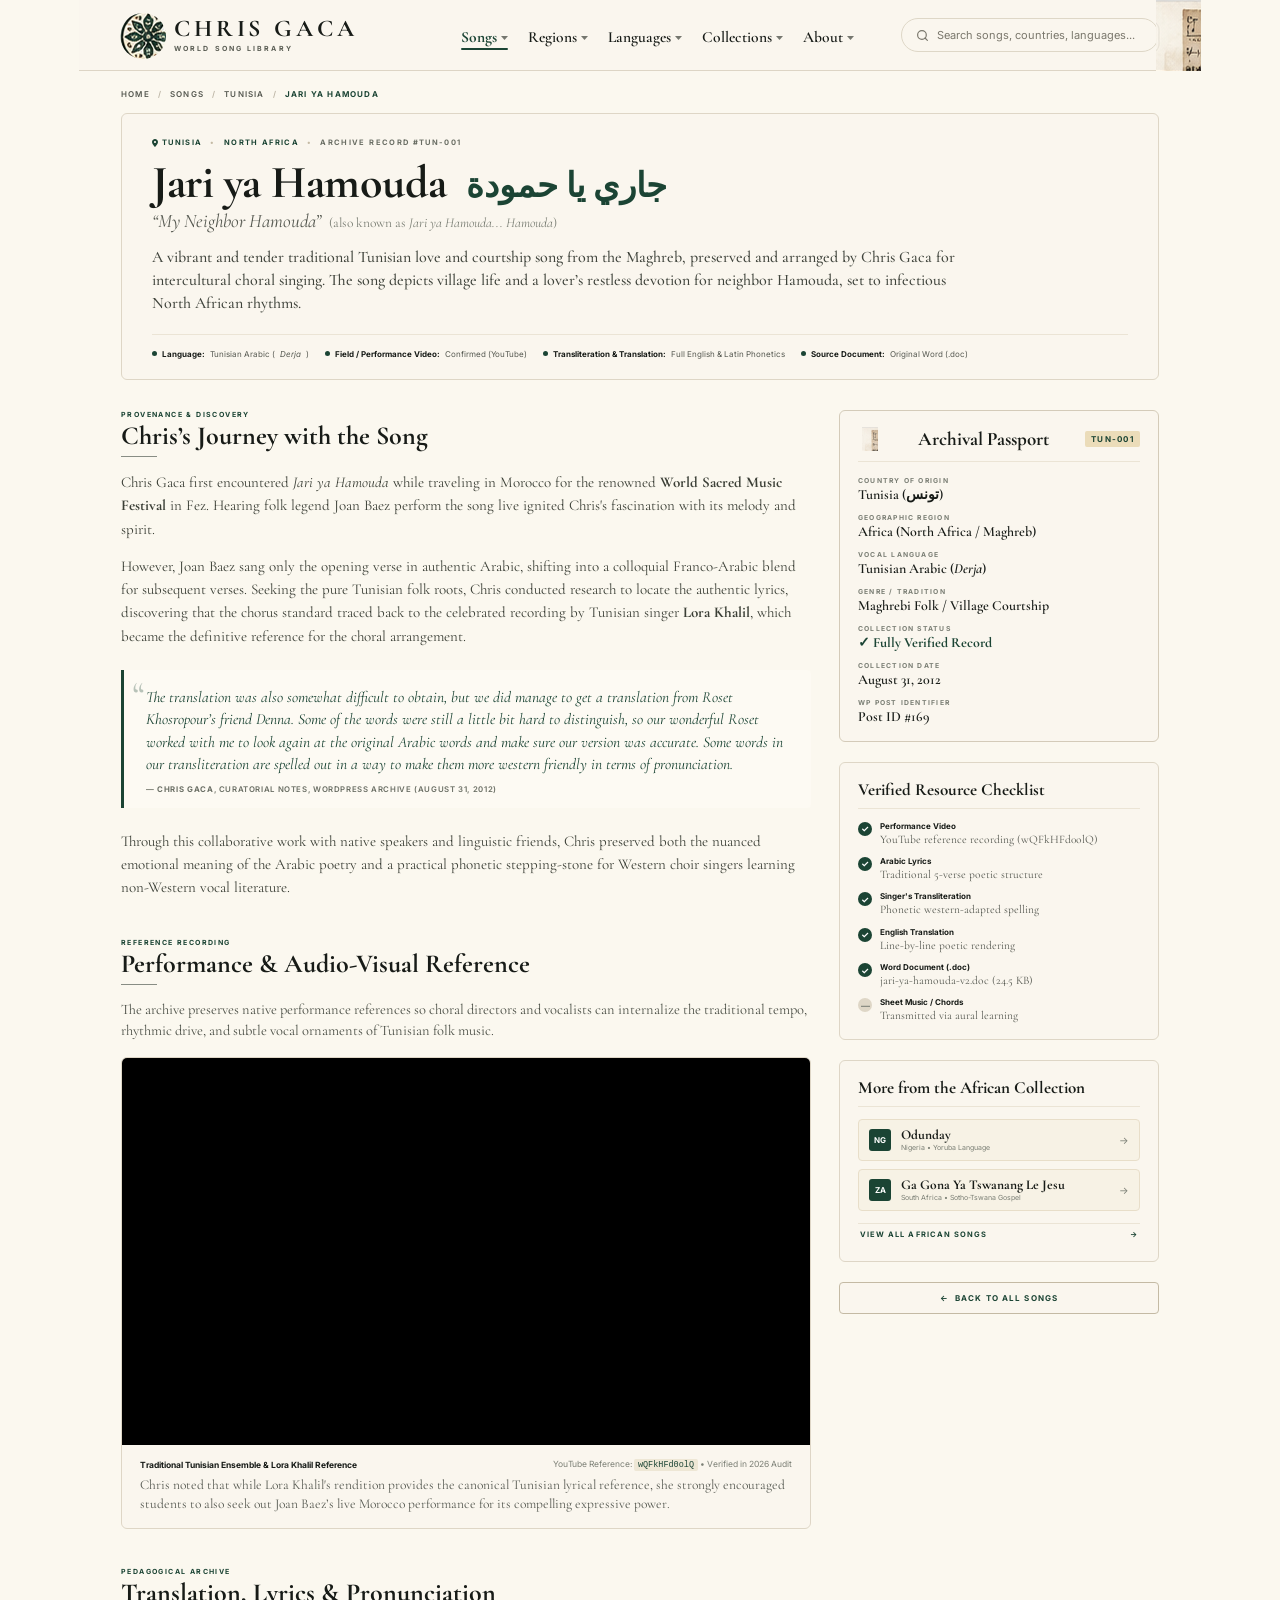
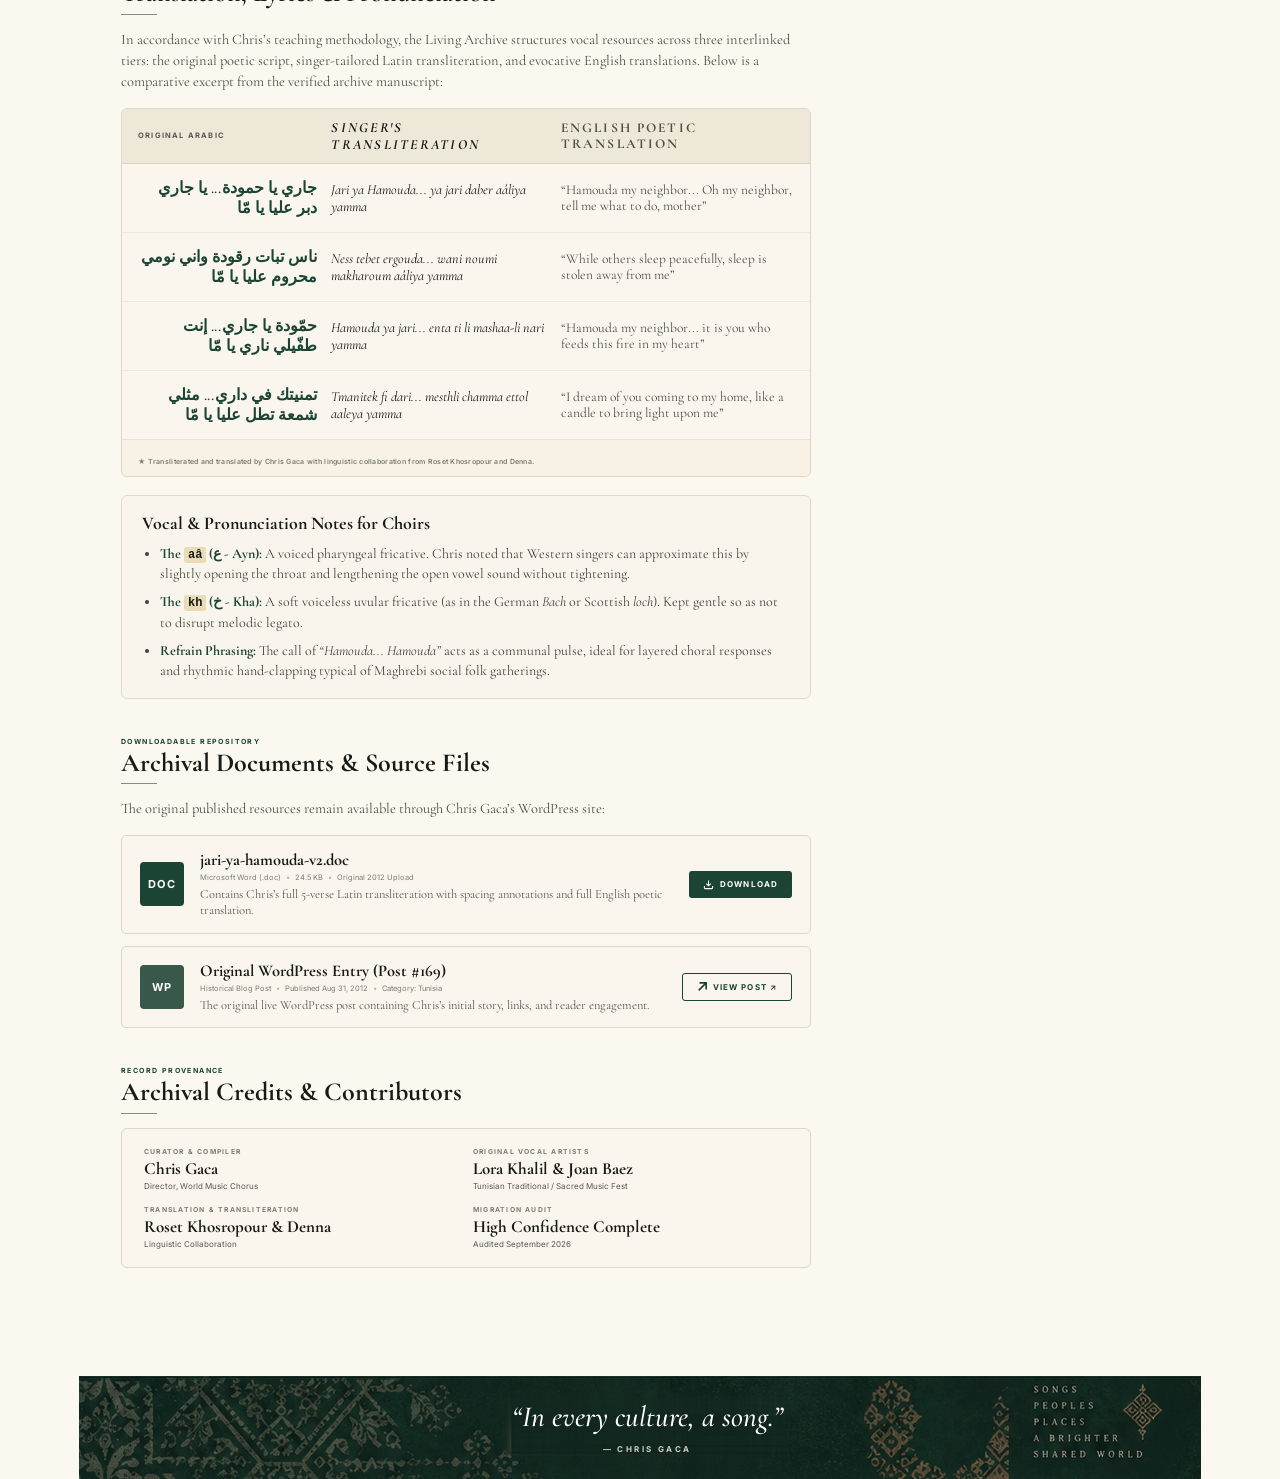
<file: chris-gaca/mockups/songs/jari-ya-hamouda/index.html>
<!doctype html>
<html lang="en">
<head>
  <meta charset="UTF-8" />
  <meta name="viewport" content="width=device-width, initial-scale=1.0" />
  <title>Jari ya Hamouda (Tunisia) — Chris Gaca World Song Library</title>
  <link rel="preconnect" href="https://fonts.googleapis.com">
  <link rel="preconnect" href="https://fonts.gstatic.com" crossorigin>
  <link href="https://fonts.googleapis.com/css2?family=Cormorant+Garamond:ital,wght@0,400;0,500;0,600;0,700;1,400;1,500;1,600&family=Inter:wght@400;500;600;700&family=Playfair+Display:ital,wght@0,400;0,500;0,600;0,700;1,400&display=swap" rel="stylesheet">
  <link rel="stylesheet" href="../../style.css" />
  <link rel="stylesheet" href="song.css" />
</head>
<body>
  <div class="page">
    <header class="topbar">
      <div class="brand-wrap">
        <a href="../../index.html" class="brand-link">
          <img class="logo-img" src="../../assets/logo.png" alt="Chris Gaca Logo" />
        </a>
        <a href="../../index.html" class="brand">
          <div class="brand-main">CHRIS GACA</div>
          <div class="brand-sub">WORLD SONG LIBRARY</div>
        </a>
      </div>
      <nav class="nav">
        <a href="../index.html" class="active">Songs <svg class="chevron" width="7" height="4" viewBox="0 0 7 4" fill="currentColor"><path d="M0 0l3.5 4L7 0z"/></svg></a>
        <a href="../../index.html#regions">Regions <svg class="chevron" width="7" height="4" viewBox="0 0 7 4" fill="currentColor"><path d="M0 0l3.5 4L7 0z"/></svg></a>
        <a href="../../index.html#languages">Languages <svg class="chevron" width="7" height="4" viewBox="0 0 7 4" fill="currentColor"><path d="M0 0l3.5 4L7 0z"/></svg></a>
        <a href="../../index.html#collections">Collections <svg class="chevron" width="7" height="4" viewBox="0 0 7 4" fill="currentColor"><path d="M0 0l3.5 4L7 0z"/></svg></a>
        <a href="../../index.html#about">About <svg class="chevron" width="7" height="4" viewBox="0 0 7 4" fill="currentColor"><path d="M0 0l3.5 4L7 0z"/></svg></a>
      </nav>
      <div class="search">
        <svg class="search-icon" width="13" height="13" viewBox="0 0 24 24" fill="none" stroke="currentColor" stroke-width="2.2" stroke-linecap="round" stroke-linejoin="round">
          <circle cx="11" cy="11" r="8"></circle>
          <line x1="21" y1="21" x2="16.65" y2="16.65"></line>
        </svg>
        <span>Search songs, countries, languages...</span>
      </div>
      <img class="topbar-stamp" src="../../assets/topbar_stamp.png" alt="" aria-hidden="true" />
    </header>

    <main class="content song-detail-content">
      <!-- BREADCRUMB -->
      <nav class="breadcrumb" aria-label="Breadcrumb">
        <a href="../../index.html">Home</a>
        <span class="sep">/</span>
        <a href="../index.html">Songs</a>
        <span class="sep">/</span>
        <a href="../index.html?country=Tunisia">Tunisia</a>
        <span class="sep">/</span>
        <span class="curr">Jari ya Hamouda</span>
      </nav>

      <!-- SONG HERO -->
      <header class="song-hero">
        <div class="song-hero-eyebrow">
          <span class="country-badge">
            <svg width="6" height="8" viewBox="0 0 6 8" fill="none"><path d="M3 0C1.34 0 0 1.34 0 3c0 2.25 3 5 3 5s3-2.75 3-5c0-1.66-1.34-3-3-3zm0 4.1a1.1 1.1 0 110-2.2 1.1 1.1 0 010 2.2z" fill="currentColor"/></svg>
            TUNISIA
          </span>
          <span class="sep">•</span>
          <span class="region-badge">NORTH AFRICA</span>
          <span class="sep">•</span>
          <span class="cat-badge">ARCHIVE RECORD #TUN-001</span>
        </div>

        <div class="song-hero-title-wrap">
          <div class="title-primary">
            <h1>Jari ya Hamouda</h1>
            <div class="arabic-script-title" dir="rtl">جاري يا حمودة</div>
          </div>
          <div class="title-secondary">
            <span class="title-translation">“My Neighbor Hamouda”</span>
            <span class="title-alternate">(also known as <em>Jari ya Hamouda... Hamouda</em>)</span>
          </div>
        </div>

        <p class="song-hero-desc">
          A vibrant and tender traditional Tunisian love and courtship song from the Maghreb, preserved and arranged
          by Chris Gaca for intercultural choral singing. The song depicts village life and a lover’s restless devotion
          for neighbor Hamouda, set to infectious North African rhythms.
        </p>

        <!-- VERIFIED BADGES STRIP -->
        <div class="verified-strip">
          <div class="strip-item">
            <span class="strip-dot"></span>
            <strong>Language:</strong> Tunisian Arabic (<em>Derja</em>)
          </div>
          <div class="strip-item">
            <span class="strip-dot"></span>
            <strong>Field / Performance Video:</strong> Confirmed (YouTube)
          </div>
          <div class="strip-item">
            <span class="strip-dot"></span>
            <strong>Transliteration & Translation:</strong> Full English & Latin Phonetics
          </div>
          <div class="strip-item">
            <span class="strip-dot"></span>
            <strong>Source Document:</strong> Original Word (.doc)
          </div>
        </div>
      </header>

      <!-- TWO-COLUMN MAIN BODY -->
      <div class="song-layout">
        <!-- LEFT COLUMN: EDITORIAL CONTENT & PEDAGOGY -->
        <div class="song-main-column">

          <!-- 1. CHRIS'S STORY SECTION -->
          <section class="song-section">
            <div class="section-title-wrap">
              <span class="section-tag">PROVENANCE & DISCOVERY</span>
              <h2>Chris’s Journey with the Song</h2>
              <div class="rule"></div>
            </div>

            <div class="story-body">
              <p>
                Chris Gaca first encountered <em>Jari ya Hamouda</em> while traveling in Morocco for the renowned
                <strong>World Sacred Music Festival</strong> in Fez. Hearing folk legend Joan Baez perform the song live
                ignited Chris's fascination with its melody and spirit.
              </p>
              <p>
                However, Joan Baez sang only the opening verse in authentic Arabic, shifting into a colloquial Franco-Arabic
                blend for subsequent verses. Seeking the pure Tunisian folk roots, Chris conducted research to locate the
                authentic lyrics, discovering that the chorus standard traced back to the celebrated recording by Tunisian
                singer <strong>Lora Khalil</strong>, which became the definitive reference for the choral arrangement.
              </p>

              <blockquote class="curator-quote">
                <div class="quote-mark">“</div>
                <p>
                  The translation was also somewhat difficult to obtain, but we did manage to get a translation from
                  Roset Khosropour’s friend Denna. Some of the words were still a little bit hard to distinguish, so our
                  wonderful Roset worked with me to look again at the original Arabic words and make sure our version was
                  accurate. Some words in our transliteration are spelled out in a way to make them more western friendly
                  in terms of pronunciation.
                </p>
                <div class="quote-caption">
                  — <strong>Chris Gaca</strong>, Curatorial Notes, WordPress Archive (August 31, 2012)
                </div>
              </blockquote>

              <p>
                Through this collaborative work with native speakers and linguistic friends, Chris preserved both the
                nuanced emotional meaning of the Arabic poetry and a practical phonetic stepping-stone for Western choir
                singers learning non-Western vocal literature.
              </p>
            </div>
          </section>

          <!-- 2. PERFORMANCE REFERENCE -->
          <section class="song-section">
            <div class="section-title-wrap">
              <span class="section-tag">REFERENCE RECORDING</span>
              <h2>Performance & Audio-Visual Reference</h2>
              <div class="rule"></div>
            </div>

            <p class="section-intro">
              The archive preserves native performance references so choral directors and vocalists can internalize the
              traditional tempo, rhythmic drive, and subtle vocal ornaments of Tunisian folk music.
            </p>

            <div class="video-container">
              <div class="video-responsive">
                <iframe
                  src="https://www.youtube.com/embed/wQFkHFd0olQ"
                  title="Jari ya Hamouda - Traditional Tunisian Performance Reference"
                  frameborder="0"
                  allow="accelerometer; autoplay; clipboard-write; encrypted-media; gyroscope; picture-in-picture; compute-pressure"
                  allowfullscreen
                ></iframe>
              </div>
              <div class="video-caption">
                <div class="video-caption-main">
                  <strong>Traditional Tunisian Ensemble & Lora Khalil Reference</strong>
                  <span>YouTube Reference: <code>wQFkHFd0olQ</code> • Verified in 2026 Audit</span>
                </div>
                <p class="video-caption-sub">
                  Chris noted that while Lora Khalil's rendition provides the canonical Tunisian lyrical reference,
                  she strongly encouraged students to also seek out Joan Baez’s live Morocco performance for its compelling
                  expressive power.
                </p>
              </div>
            </div>
          </section>

          <!-- 3. TRANSLATION & PRONUNCIATION SECTION -->
          <section class="song-section">
            <div class="section-title-wrap">
              <span class="section-tag">PEDAGOGICAL ARCHIVE</span>
              <h2>Translation, Lyrics & Pronunciation</h2>
              <div class="rule"></div>
            </div>

            <p class="section-intro">
              In accordance with Chris’s teaching methodology, the Living Archive structures vocal resources across three
              interlinked tiers: the original poetic script, singer-tailored Latin transliteration, and evocative English
              translations. Below is a comparative excerpt from the verified archive manuscript:
            </p>

            <!-- LYRIC EXCERPT COMPARISON TABLE -->
            <div class="lyric-pedagogy-card">
              <div class="pedagogy-header">
                <span class="col-head col-arabic">Original Arabic</span>
                <span class="col-head col-trans">Singer's Transliteration</span>
                <span class="col-head col-eng">English Poetic Translation</span>
              </div>

              <div class="pedagogy-rows">
                <div class="pedagogy-row">
                  <div class="col-arabic font-arabic" dir="rtl">جاري يا حمودة... يا جاري دبر عليا يا مّا</div>
                  <div class="col-trans">Jari ya Hamouda... ya jari daber aâliya yamma</div>
                  <div class="col-eng">“Hamouda my neighbor... Oh my neighbor, tell me what to do, mother”</div>
                </div>

                <div class="pedagogy-row">
                  <div class="col-arabic font-arabic" dir="rtl">ناس تبات رقودة واني نومي محروم عليا يا مّا</div>
                  <div class="col-trans">Ness tebet ergouda... wani noumi makharoum aâliya yamma</div>
                  <div class="col-eng">“While others sleep peacefully, sleep is stolen away from me”</div>
                </div>

                <div class="pedagogy-row">
                  <div class="col-arabic font-arabic" dir="rtl">حمّودة يا جاري... إنت طفّيلي ناري يا مّا</div>
                  <div class="col-trans">Hamouda ya jari... enta ti li mashaa-li nari yamma</div>
                  <div class="col-eng">“Hamouda my neighbor... it is you who feeds this fire in my heart”</div>
                </div>

                <div class="pedagogy-row">
                  <div class="col-arabic font-arabic" dir="rtl">تمنيتك في داري... مثلي شمعة تطل عليا يا مّا</div>
                  <div class="col-trans">Tmanitek fi dari... mesthli chamma ettol aaleya yamma</div>
                  <div class="col-eng">“I dream of you coming to my home, like a candle to bring light upon me”</div>
                </div>
              </div>

              <div class="pedagogy-footer">
                <span class="pedagogy-note">
                  ★ Transliterated and translated by Chris Gaca with linguistic collaboration from Roset Khosropour and Denna.
                </span>
              </div>
            </div>

            <!-- PHONETIC & VOCAL GUIDE -->
            <div class="vocal-notes-card">
              <h3>Vocal & Pronunciation Notes for Choirs</h3>
              <ul class="vocal-notes-list">
                <li>
                  <strong>The <code>aâ</code> (ع - Ayn):</strong> A voiced pharyngeal fricative. Chris noted that Western singers
                  can approximate this by slightly opening the throat and lengthening the open vowel sound without tightening.
                </li>
                <li>
                  <strong>The <code>kh</code> (خ - Kha):</strong> A soft voiceless uvular fricative (as in the German <em>Bach</em>
                  or Scottish <em>loch</em>). Kept gentle so as not to disrupt melodic legato.
                </li>
                <li>
                  <strong>Refrain Phrasing:</strong> The call of <em>“Hamouda... Hamouda”</em> acts as a communal pulse, ideal
                  for layered choral responses and rhythmic hand-clapping typical of Maghrebi social folk gatherings.
                </li>
              </ul>
            </div>
          </section>

          <!-- 4. CONFIRMED ARCHIVE RESOURCES -->
          <section class="song-section">
            <div class="section-title-wrap">
              <span class="section-tag">DOWNLOADABLE REPOSITORY</span>
              <h2>Archival Documents & Source Files</h2>
              <div class="rule"></div>
            </div>

            <p class="section-intro">
              The original published resources remain available through Chris Gaca’s WordPress site:
            </p>

            <div class="resource-downloads-grid">
              <!-- FILE 1: ORIGINAL WORD DOC -->
              <div class="resource-card">
                <div class="resource-card-icon doc-icon">DOC</div>
                <div class="resource-card-info">
                  <h4>jari-ya-hamouda-v2.doc</h4>
                  <div class="resource-meta">
                    <span>Microsoft Word (.doc)</span>
                    <span class="dot">•</span>
                    <span>24.5 KB</span>
                    <span class="dot">•</span>
                    <span>Original 2012 Upload</span>
                  </div>
                  <p class="resource-desc">
                    Contains Chris’s full 5-verse Latin transliteration with spacing annotations and full English poetic translation.
                  </p>
                </div>
                <a href="https://chrisgaca.wordpress.com/wp-content/uploads/2012/08/jari-ya-hamouda-v2.doc" class="btn-download" target="_blank" rel="noopener noreferrer">
                  <svg width="11" height="11" viewBox="0 0 24 24" fill="none" stroke="currentColor" stroke-width="2.2"><path d="M21 15v4a2 2 0 01-2 2H5a2 2 0 01-2-2v-4M7 10l5 5 5-5M12 15V3"/></svg>
                  <span>Download</span>
                </a>
              </div>

              <!-- FILE 2: WORDPRESS ORIGINAL -->
              <div class="resource-card">
                <div class="resource-card-icon wp-icon">WP</div>
                <div class="resource-card-info">
                  <h4>Original WordPress Entry (Post #169)</h4>
                  <div class="resource-meta">
                    <span>Historical Blog Post</span>
                    <span class="dot">•</span>
                    <span>Published Aug 31, 2012</span>
                    <span class="dot">•</span>
                    <span>Category: Tunisia</span>
                  </div>
                  <p class="resource-desc">
                    The original live WordPress post containing Chris’s initial story, links, and reader engagement.
                  </p>
                </div>
                <a href="https://chrisgaca.wordpress.com/2012/08/31/jari-ya-hamouda/" target="_blank" rel="noopener noreferrer" class="btn-download btn-download-alt">
                  <svg width="10" height="10" viewBox="0 0 12 12" fill="none" stroke="currentColor" stroke-width="2"><path d="M3 1h8v8M11 1L2 10"/></svg>
                  <span>View Post ↗</span>
                </a>
              </div>
            </div>
          </section>

          <!-- 5. CREDITS & PROVENANCE -->
          <section class="song-section credits-section">
            <div class="section-title-wrap">
              <span class="section-tag">RECORD PROVENANCE</span>
              <h2>Archival Credits & Contributors</h2>
              <div class="rule"></div>
            </div>

            <div class="credits-grid">
              <div class="credit-item">
                <span class="credit-role">CURATOR & COMPILER</span>
                <span class="credit-name">Chris Gaca</span>
                <span class="credit-detail">Director, World Music Chorus</span>
              </div>
              <div class="credit-item">
                <span class="credit-role">ORIGINAL VOCAL ARTISTS</span>
                <span class="credit-name">Lora Khalil & Joan Baez</span>
                <span class="credit-detail">Tunisian Traditional / Sacred Music Fest</span>
              </div>
              <div class="credit-item">
                <span class="credit-role">TRANSLATION & TRANSLITERATION</span>
                <span class="credit-name">Roset Khosropour & Denna</span>
                <span class="credit-detail">Linguistic Collaboration</span>
              </div>
              <div class="credit-item">
                <span class="credit-role">MIGRATION AUDIT</span>
                <span class="credit-name">High Confidence Complete</span>
                <span class="credit-detail">Audited September 2026</span>
              </div>
            </div>
          </section>
        </div>

        <!-- RIGHT COLUMN: ARCHIVAL PASSPORT & SIDEBAR -->
        <aside class="song-sidebar">
          <!-- PASSPORT CARD -->
          <div class="sidebar-card passport-card">
            <div class="passport-header">
              <img class="passport-stamp" src="../../assets/topbar_stamp.png" alt="" aria-hidden="true" />
              <h3>Archival Passport</h3>
              <span class="passport-id">TUN-001</span>
            </div>

            <div class="passport-data">
              <div class="data-row">
                <span class="label">COUNTRY OF ORIGIN</span>
                <span class="val">Tunisia (تونس)</span>
              </div>
              <div class="data-row">
                <span class="label">GEOGRAPHIC REGION</span>
                <span class="val">Africa (North Africa / Maghreb)</span>
              </div>
              <div class="data-row">
                <span class="label">VOCAL LANGUAGE</span>
                <span class="val">Tunisian Arabic (<em>Derja</em>)</span>
              </div>
              <div class="data-row">
                <span class="label">GENRE / TRADITION</span>
                <span class="val">Maghrebi Folk / Village Courtship</span>
              </div>
              <div class="data-row">
                <span class="label">COLLECTION STATUS</span>
                <span class="val status-complete">✓ Fully Verified Record</span>
              </div>
              <div class="data-row">
                <span class="label">COLLECTION DATE</span>
                <span class="val">August 31, 2012</span>
              </div>
              <div class="data-row">
                <span class="label">WP POST IDENTIFIER</span>
                <span class="val">Post ID #169</span>
              </div>
            </div>
          </div>

          <!-- VERIFIED RESOURCE CHECKLIST -->
          <div class="sidebar-card">
            <h4>Verified Resource Checklist</h4>
            <ul class="checklist">
              <li class="check-yes">
                <span class="check-icon">✓</span>
                <div class="check-info">
                  <strong>Performance Video</strong>
                  <span>YouTube reference recording (wQFkHFd0olQ)</span>
                </div>
              </li>
              <li class="check-yes">
                <span class="check-icon">✓</span>
                <div class="check-info">
                  <strong>Arabic Lyrics</strong>
                  <span>Traditional 5-verse poetic structure</span>
                </div>
              </li>
              <li class="check-yes">
                <span class="check-icon">✓</span>
                <div class="check-info">
                  <strong>Singer's Transliteration</strong>
                  <span>Phonetic western-adapted spelling</span>
                </div>
              </li>
              <li class="check-yes">
                <span class="check-icon">✓</span>
                <div class="check-info">
                  <strong>English Translation</strong>
                  <span>Line-by-line poetic rendering</span>
                </div>
              </li>
              <li class="check-yes">
                <span class="check-icon">✓</span>
                <div class="check-info">
                  <strong>Word Document (.doc)</strong>
                  <span>jari-ya-hamouda-v2.doc (24.5 KB)</span>
                </div>
              </li>
              <li class="check-no">
                <span class="check-icon">—</span>
                <div class="check-info">
                  <strong>Sheet Music / Chords</strong>
                  <span>Transmitted via aural learning</span>
                </div>
              </li>
            </ul>
          </div>

          <!-- RELATED SONGS IN AFRICAN REGION -->
          <div class="sidebar-card">
            <h4>More from the African Collection</h4>
            <div class="related-list">
              <a href="../index.html?country=Nigeria" class="related-item">
                <div class="related-flag">NG</div>
                <div class="related-info">
                  <span class="related-title">Odunday</span>
                  <span class="related-sub">Nigeria • Yoruba Language</span>
                </div>
                <span class="related-arrow">→</span>
              </a>

              <a href="../index.html?country=South%20Africa" class="related-item">
                <div class="related-flag">ZA</div>
                <div class="related-info">
                  <span class="related-title">Ga Gona Ya Tswanang Le Jesu</span>
                  <span class="related-sub">South Africa • Sotho-Tswana Gospel</span>
                </div>
                <span class="related-arrow">→</span>
              </a>
            </div>

            <div class="sidebar-cta-wrap">
              <a href="../index.html?region=Africa" class="btn-sidebar-more">
                <span>VIEW ALL AFRICAN SONGS</span>
                <span>→</span>
              </a>
            </div>
          </div>

          <!-- BACK NAVIGATION -->
          <div class="sidebar-back-wrap">
            <a href="../index.html" class="btn-back-archive">
              <span class="arrow">←</span>
              <span>Back to All Songs</span>
            </a>
          </div>
        </aside>
      </div>
    </main>

    <footer class="footer">
      <div class="footer-center">
        <div class="quote">“In every culture, a song.”</div>
        <div class="attribution">— CHRIS GACA</div>
      </div>
    </footer>
  </div>
</body>
</html>
</file>
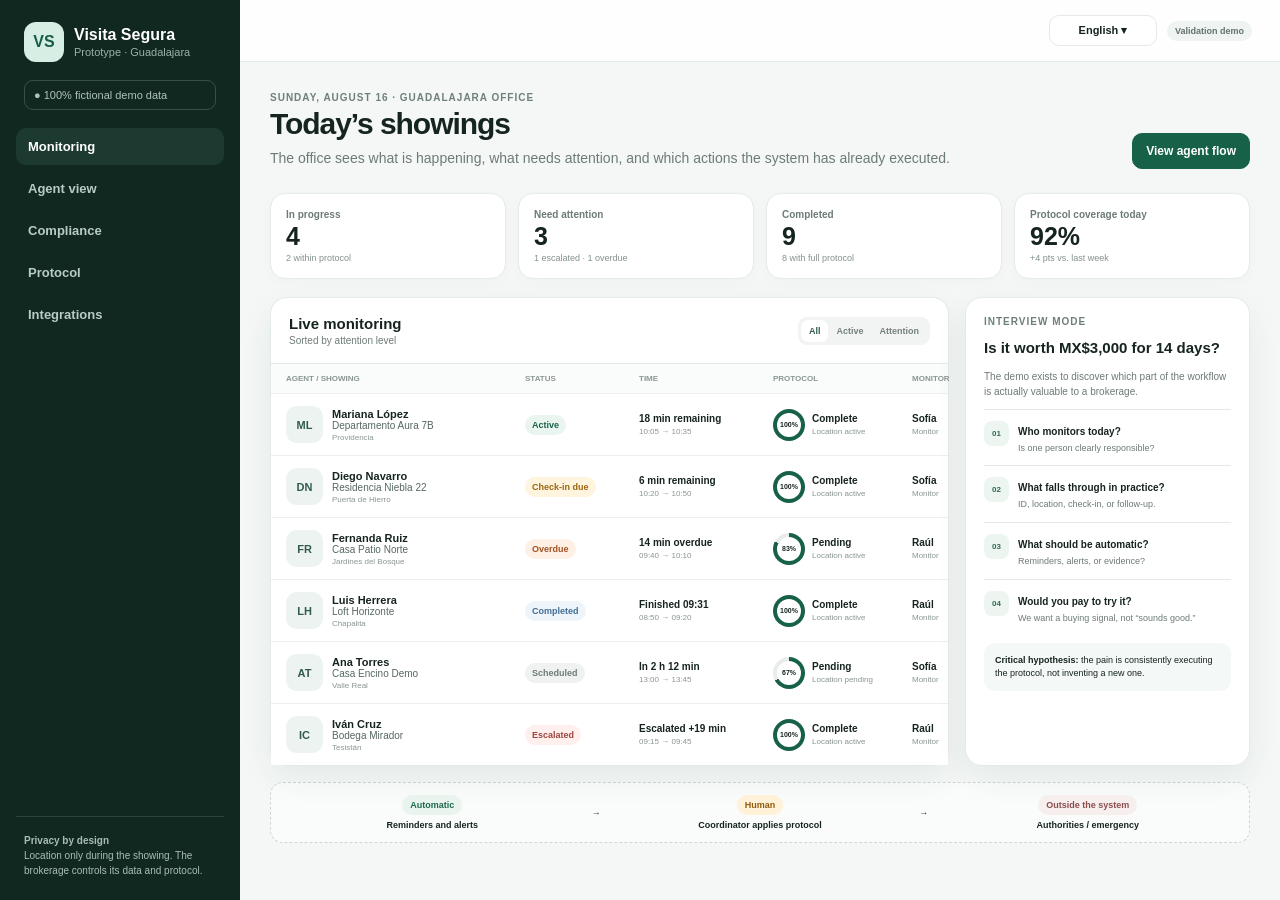
<file: visita-segura/en.html>
<!doctype html><html lang="en"><head><meta charset="utf-8"><meta name="viewport" content="width=device-width,initial-scale=1"><title>Visita Segura — English Demo</title><style>html,body{margin:0;width:100%;height:100%;overflow:hidden;background:#f4f7f6}iframe{width:100%;height:100%;border:0;display:block}</style></head><body><iframe id="app" src="index.html#dashboard" title="Visita Segura English demo"></iframe><script>
const T={
'Prototipo · Guadalajara':'Prototype · Guadalajara','● Datos 100% ficticios':'● 100% fictional demo data','Monitoreo':'Monitoring','Vista agente':'Agent view','Cumplimiento':'Compliance','Protocolo':'Protocol','Integraciones':'Integrations','Privacidad por diseño':'Privacy by design','Ubicación sólo durante la visita. La agencia controla sus datos y su protocolo.':'Location only during the showing. The brokerage controls its data and protocol.','Demo para validación':'Validation demo','Domingo 16 de agosto · Oficina Guadalajara':'Sunday, August 16 · Guadalajara office','Visitas de hoy':'Today’s showings','La oficina ve qué está ocurriendo, qué requiere atención y qué acciones ya ejecutó el sistema.':'The office sees what is happening, what needs attention, and which actions the system has already executed.','Ver flujo del agente':'View agent flow','En curso':'In progress','2 dentro de protocolo':'2 within protocol','Requieren atención':'Need attention','1 escalada · 1 atrasada':'1 escalated · 1 overdue','Completadas':'Completed','8 con protocolo completo':'8 with full protocol','Cumplimiento hoy':'Protocol coverage today','+4 pts vs. semana pasada':'+4 pts vs. last week','Monitoreo en vivo':'Live monitoring','Ordenado por nivel de atención':'Sorted by attention level','Todas':'All','Activas':'Active','Atención':'Attention','Agente / visita':'Agent / showing','Estado':'Status','Tiempo':'Time','Modo entrevista':'Interview mode','¿Vale MX$3,000 por 14 días?':'Is it worth MX$3,000 for 14 days?','La demo existe para descubrir qué parte del flujo es realmente valiosa para una agencia.':'The demo exists to discover which part of the workflow is actually valuable to a brokerage.','¿Quién monitorea hoy?':'Who monitors today?','¿Hay una persona claramente responsable?':'Is one person clearly responsible?','¿Qué se cae en la práctica?':'What falls through in practice?','ID, ubicación, check-in o seguimiento.':'ID, location, check-in, or follow-up.','¿Qué debe ser automático?':'What should be automatic?','¿Recordatorios, alertas o evidencia?':'Reminders, alerts, or evidence?','¿Pagarían por probarlo?':'Would you pay to try it?','Buscamos señal de compra, no “suena bien”.':'We want a buying signal, not “sounds good.”','Hipótesis crítica:':'Critical hypothesis:','el dolor está en ejecutar consistentemente el protocolo, no en inventar uno nuevo.':'the pain is consistently executing the protocol, not inventing a new one.','Automático':'Automatic','Recordatorios y alertas':'Reminders and alerts','Persona':'Human','Coordinador aplica protocolo':'Coordinator applies protocol','Fuera del sistema':'Outside the system','Autoridades / emergencia':'Authorities / emergency','Vista móvil del agente':'Agent mobile view','Nueva visita':'New showing','Protocolo Agencia Horizonte':'Agencia Horizonte protocol','Completa los pasos requeridos antes de iniciar.':'Complete the required steps before starting.','Propiedad':'Property','Requerido':'Required','Prospecto':'Prospective client','Primera visita con este cliente':'First showing with this client','Identidad confirmada':'Identity confirmed','Sin guardar imagen de identificación':'No ID image stored','Hora':'Time','Duración':'Duration','Coordinación · disponible':'Coordination · available','✓ Lista para iniciar':'✓ Ready to start','Identidad · propiedad registrada · ubicación requerida':'Identity · property registered · location required','Iniciar visita':'Start showing','La ubicación se comparte únicamente durante esta visita y se aplican los tiempos definidos por la agencia.':'Location is shared only during this showing and the brokerage-defined timing rules apply.','● VISITA ACTIVA':'● ACTIVE SHOWING','Próxima confirmación':'Next check-in','Programada a las 10:35':'Scheduled for 10:35','Ubicación':'Location','Compartiendo':'Sharing','Completo':'Complete','Estoy bien':'I’m OK','Terminar visita':'End showing','Extender 15 min':'Extend 15 min','Necesito ayuda':'I need help','“Necesito ayuda” alerta al monitor asignado. No contacta automáticamente a autoridades.':'“I need help” alerts the assigned monitor. It does not automatically contact authorities.','Visita terminada':'Showing completed','La oficina recibió la confirmación y la ubicación compartida se detuvo.':'The office received confirmation and location sharing stopped.','Duración: 42 min · Protocolo completo · Ubicación finalizada':'Duration: 42 min · Full protocol · Location ended','Volver a mis visitas':'Back to my showings','No se conserva un historial preciso de ubicación en este prototipo.':'This prototype does not retain a precise location history.','← Volver al monitoreo':'← Back to monitoring','Registro demo':'Demo record','Atrasada':'Overdue','Línea de tiempo':'Timeline','Evidencia de ejecución sin vigilancia permanente.':'Evidence of execution without permanent surveillance.','Resumen de la visita':'Showing summary','Agente':'Agent','Tipo':'Type','Propiedad vacante':'Vacant property','Si no hubiera respuesta':'If there were no response','+5 min · Automático':'+5 min · Automatic','Recordatorio al agente.':'Reminder to agent.','+10 min · Automático':'+10 min · Automatic','Alerta al monitor.':'Alert office monitor.','+15 min · Persona':'+15 min · Human','Aplicar protocolo de la agencia.':'Apply brokerage protocol.','Autoridades u otros terceros.':'Authorities or other third parties.','Configuración de la agencia':'Brokerage settings','Su protocolo, aplicado consistentemente':'Your protocol, applied consistently','La plataforma coordina el proceso que la agencia define. No decide qué constituye una emergencia.':'The platform coordinates the process the brokerage defines. It does not decide what constitutes an emergency.','Guardar cambios':'Save changes','Protocolo base':'Base protocol','Identificación del prospecto':'Prospective client identification','Confirmación sin almacenar imagen del documento.':'Confirmation without storing an image of the document.','Propiedad registrada':'Property registered','Dirección y referencia interna antes de iniciar.':'Address and internal reference before starting.','Ubicación durante la visita':'Location during the showing','Finaliza automáticamente al terminar.':'Automatically ends when the showing ends.','Secuencia de seguimiento':'Follow-up sequence','Inicio':'Start','Confirmación esperada':'Expected check-in','Recordatorio':'Reminder','Alertar monitor':'Alert monitor','Escalamiento':'Escalation','Límites del producto':'Product boundaries','Datos mínimos':'Minimum data','Sin imágenes de ID ni rastreo permanente.':'No ID images or permanent tracking.','Decisión humana':'Human decision','La agencia conserva el control del escalamiento.':'The brokerage retains control of escalation.','Sin garantía de seguridad':'No safety guarantee','Coordina procedimiento; no presta respuesta de emergencia.':'Coordinates procedure; does not provide emergency response.','Protocolos por contexto':'Context-specific protocols','Ubicación requerida · check-in 20 min':'Location required · 20 min check-in','Cliente de primera vez':'First-time client','ID requerido · monitor requerido':'ID required · monitor required','Visita nocturna':'Nighttime showing','Check-in reforzado después de 20:00':'Enhanced check-in after 20:00','Propiedad remota':'Remote property','Ubicación requerida · contacto secundario':'Location required · secondary contact','Dueño / líder de equipo':'Owner / team lead','¿Estamos siguiendo nuestro propio protocolo?':'Are we following our own protocol?','Indicadores de proceso y cobertura. No es un ranking de agentes.':'Process and coverage indicators. This is not an agent ranking.','Visitas esta semana':'Showings this week','+8 vs. semana anterior':'+8 vs. previous week','Protocolo completo':'Full protocol','Meta interna: 95%':'Internal target: 95%','Check-ins omitidos':'Missed check-ins','4 recuperados < 10 min':'4 recovered in < 10 min','Escalamientos':'Escalations','0 fuera del protocolo interno':'0 outside internal protocol','Cumplimiento por oficina':'Protocol coverage by office','Usar para mejorar procesos y cobertura, no para gamificar comportamiento individual.':'Use this to improve process and coverage, not to gamify individual behavior.','Paso más omitido':'Most frequently missed step','Confirmar llegada':'Confirm arrival','11 de 24 omisiones esta semana.':'11 of 24 misses this week.','Asignar monitor':'Assign monitor','29% de omisiones':'29% of misses','Confirmar identidad':'Confirm identity','17% de omisiones':'17% of misses','La pregunta para el dueño:':'The question for the owner:','“Si en 14 días esta pantalla demuestra que el protocolo se cumple más consistentemente y que su oficina detecta antes las visitas sin respuesta, ¿MX$3,000 sería una prueba razonable?”':'“If after 14 days this screen shows that the protocol is followed more consistently and your office catches unresponsive showings sooner, would MX$3,000 be a reasonable pilot?”','No reemplaza su software':'Does not replace your software','Una capa de coordinación entre sus herramientas':'A coordination layer between your tools','La agencia sigue usando CRM, calendario y mensajería actuales.':'The brokerage keeps using its current CRM, calendar, and messaging.','Herramientas actuales':'Current tools','CRM · Calendario · WhatsApp':'CRM · Calendar · WhatsApp','Capa Visita Segura':'Visita Segura layer','Reglas · tiempos · estado · evidencia':'Rules · timing · status · evidence','Acciones':'Actions','Recordatorios · monitor · escalamiento':'Reminders · monitor · escalation','Integraciones previstas':'Planned integrations','Todo es visual/mock en este prototipo.':'Everything is visual/mocked in this prototype.','Recordatorios y confirmaciones':'Reminders and confirmations','Prioridad piloto':'Pilot priority','Crear visitas desde agenda':'Create showings from calendar','Usuarios y correo':'Users and email','Calendario y directorio':'Calendar and directory','CRM existente':'Existing CRM','API / webhook / importación':'API / webhook / import','Canal alterno de alertas':'Alternative alert channel','Acción prioritaria':'Priority action','¿Necesitas ayuda?':'Do you need help?','Esto avisará inmediatamente al monitor de oficina asignado y mostrará los datos de tu visita al personal autorizado.':'This immediately alerts the assigned office monitor and surfaces the showing details to authorized brokerage staff.','Instrucción:':'Instruction:','llamar al agente y aplicar protocolo interno.':'call the agent and apply internal protocol.','Alertar a mi oficina':'Alert my office','Cancelar':'Cancel','La agencia decide cualquier acción posterior. Este producto no garantiza seguridad ni reemplaza servicios de emergencia.':'The brokerage decides any further action. This product does not guarantee safety or replace emergency services.','Activa':'Active','Por confirmar':'Check-in due','Programada':'Scheduled','Escalada':'Escalated','Completada':'Completed','18 min restantes':'18 min remaining','6 min restantes':'6 min remaining','14 min tarde':'14 min overdue','Finalizada 09:31':'Finished 09:31','En 2 h 12 min':'In 2 h 12 min','Escalada +19 min':'Escalated +19 min','Pendiente':'Pending','Ubicación pendiente':'Location pending','Ubicación activa':'Location active','Visita creada':'Showing created','Sistema · Automático':'System · Automatic','Identidad del prospecto confirmada':'Prospective client identity confirmed','Agente · Acción humana':'Agent · Human action','Ubicación compartida durante la visita':'Location shared during the showing','Agente marcó llegada':'Agent marked arrival','Hora de confirmación programada':'Scheduled check-in time','Recordatorio enviado al agente':'Reminder sent to agent','Agente confirmó “Estoy bien”':'Agent confirmed “I’m OK”','Visita completada; ubicación finalizada':'Showing completed; location ended','✓ Oficina notificada: estás bien.':'✓ Office notified: you’re OK.','Confirmación recibida':'Check-in received','◷ Nueva hora esperada: 10:50.':'◷ New expected time: 10:50.','Extendida 15 minutos':'Extended 15 minutes','Monitor alertado':'Monitor alerted','Sofía recibió una alerta prioritaria con los datos de esta visita. Sigue las instrucciones de tu agencia.':'Sofía received a priority alert with this showing’s details. Follow your brokerage’s instructions.'};
const frame=document.getElementById('app');
function translate(doc){if(!doc||!doc.body)return;doc.documentElement.lang='en';const w=doc.createTreeWalker(doc.body,NodeFilter.SHOW_TEXT);const nodes=[];while(w.nextNode())nodes.push(w.currentNode);for(const n of nodes){const raw=n.nodeValue,trim=raw.trim();if(T[trim])n.nodeValue=raw.replace(trim,T[trim]);}const s=doc.querySelector('.langdrop summary');if(s)s.textContent='English ▾';const links=doc.querySelectorAll('.langmenu a');if(links[0]){links[0].textContent='Español';links[0].href='index.html';links[0].target='_top'}if(links[1]){links[1].textContent='✓ English';links[1].href='en.html';links[1].target='_top'}}
frame.addEventListener('load',()=>{const doc=frame.contentDocument;translate(doc);new MutationObserver(()=>translate(doc)).observe(doc.body,{subtree:true,childList:true,characterData:true});});
</script></body></html>
</file>
<file: chris-gaca/mockups/style.css>
:root {
  --page: #fbf8ef;
  --paper: #faf6ee;
  --ink: #171b17;
  --muted: #5e6158;
  --green: #26493b;
  --gold: #ebdcb9;
  --border: #ded6c6;
  --line: #888d84;
}

* {
  box-sizing: border-box;
}

body {
  margin: 0;
  padding: 0;
  background: #fbf8ef;
  color: var(--ink);
  font-family: Inter, -apple-system, BlinkMacSystemFont, "Segoe UI", Roboto, sans-serif;
  -webkit-font-smoothing: antialiased;
}

a {
  text-decoration: none;
  color: inherit;
}

img {
  display: block;
  max-width: 100%;
}

.page {
  width: 1122px;
  max-width: 1122px;
  margin: 0 auto;
  background: var(--page);
  overflow: hidden;
}

/* TOPBAR */
.topbar {
  height: 71px;
  display: flex;
  align-items: center;
  padding: 0 42px;
  background: #faf6ee;
  border-bottom: 1px solid #ddd5c5;
  position: relative;
}

.brand-wrap {
  display: flex;
  align-items: center;
  gap: 8px;
  margin-left: -1px;
}

.logo-img {
  width: 46px;
  height: 46px;
  border-radius: 50%;
  margin-top: 2px;
}

.brand {
  display: flex;
  flex-direction: column;
  justify-content: center;
}

.brand-main {
  font-family: 'Cormorant Garamond', Georgia, serif;
  font-size: 24px;
  font-weight: 700;
  letter-spacing: 0.16em;
  color: #171b17;
  line-height: 1;
}

.brand-sub {
  font-family: Inter, sans-serif;
  font-size: 7px;
  font-weight: 700;
  letter-spacing: 0.3em;
  color: #5a5d54;
  margin-top: 3px;
}

.nav {
  position: absolute;
  left: 382px;
  top: 28px;
  display: flex;
  align-items: center;
  gap: 20px;
  font-family: 'Cormorant Garamond', Georgia, serif;
  font-size: 15.5px;
  font-weight: 600;
  color: #171b17;
}

.nav a {
  display: inline-flex;
  align-items: center;
  gap: 4px;
  cursor: pointer;
  transition: color 0.15s ease;
}

.nav a:hover,
.nav a.active {
  color: #1b4434;
}

.nav a.active {
  font-weight: 700;
  position: relative;
}

.nav a.active::after {
  content: "";
  position: absolute;
  bottom: -4px;
  left: 0;
  right: 0;
  height: 2px;
  background: #1b4434;
  border-radius: 1px;
}

.nav .chevron {
  color: #555850;
  opacity: 0.8;
  transform: translateY(1px);
}

.search {
  position: absolute;
  right: 42px;
  top: 18px;
  width: 258px;
  height: 34px;
  background: #faf6ee;
  border: 1px solid #ded7c7;
  border-radius: 17px;
  display: flex;
  align-items: center;
  padding: 0 14px;
  gap: 8px;
  font-family: Inter, sans-serif;
  font-size: 11px;
  color: #7a776c;
}

.search-icon {
  stroke: #7a776c;
  flex-shrink: 0;
}

.topbar-stamp {
  position: absolute;
  right: 0;
  top: 0;
  width: 45px;
  height: 71px;
  pointer-events: none;
}

/* HERO */
.hero {
  height: 413px;
  position: relative;
  background: #faf6ee url('assets/hero_bg_clean.png') no-repeat top left / 1122px 413px;
  padding: 0 42px 0 106px;
  display: flex;
  flex-direction: column;
  justify-content: flex-start;
}

.hero-content {
  padding-top: 38px;
  max-width: 440px;
}

.hero h1 {
  margin: 0 0 12px;
  font-family: 'Playfair Display', Georgia, serif;
  font-size: 52px;
  font-weight: 600;
  line-height: 52px;
  letter-spacing: -0.02em;
  color: #151814;
}

.hero p {
  margin: 0 0 23px;
  font-family: 'Cormorant Garamond', Georgia, serif;
  font-size: 15px;
  line-height: 22px;
  font-weight: 600;
  color: #2e312b;
  max-width: 320px;
}

.cta {
  display: inline-flex;
  align-items: center;
  justify-content: center;
  width: 227px;
  height: 35px;
  background: #26493b;
  color: #e5ded2;
  font-family: Inter, sans-serif;
  font-size: 9.5px;
  font-weight: 700;
  letter-spacing: 0.18em;
  border-radius: 2px;
  text-decoration: none;
}

.cta .arrow {
  font-size: 12px;
}

.hero-stats {
  position: absolute;
  left: 106px;
  top: 316px;
  width: 420px;
  border-top: 1px solid #ded5c2;
  padding-top: 18px;
  display: flex;
  align-items: flex-start;
}

.stat-item {
  padding: 0 16px;
  border-right: 1px solid rgba(0, 0, 0, 0.15);
  display: flex;
  flex-direction: column;
  gap: 3px;
}

.stat-item:first-child {
  padding-left: 0;
}

.stat-item:last-child {
  border-right: none;
}

.stat-item strong {
  font-family: 'Playfair Display', serif;
  font-size: 18px;
  font-weight: 600;
  color: #171b17;
  line-height: 1;
}

.stat-item:last-child strong {
  font-size: 13.5px;
  letter-spacing: 0.04em;
  padding-top: 2px;
}

.stat-item span {
  font-family: Inter, sans-serif;
  font-size: 7.5px;
  font-weight: 600;
  text-transform: uppercase;
  letter-spacing: 0.14em;
  color: #5a5d54;
  line-height: 1.25;
}

/* CONTENT */
.content {
  background: var(--page);
  padding: 0 42px;
}

/* SECTION 1: FEATURED */
.section-featured {
  margin-top: 24px;
  margin-bottom: 50px;
}

.section-head {
  display: flex;
  align-items: center;
  gap: 14px;
  margin-bottom: 2px;
  height: 20px;
}

.section-head h2 {
  margin: 0;
  font-family: 'Cormorant Garamond', Georgia, serif;
  font-size: 26px;
  font-weight: 700;
  letter-spacing: -0.01em;
  color: #171b17;
  line-height: 1;
}

.rule {
  width: 38px;
  height: 1px;
  background: var(--line);
}

.more-link {
  margin-left: auto;
  font-family: Inter, sans-serif;
  font-size: 8px;
  font-weight: 700;
  letter-spacing: 0.14em;
  text-transform: uppercase;
  color: #4e5249;
}

.cards-4 {
  display: flex;
  gap: 15px;
}

.song-card {
  width: 248px;
  height: 248px;
  background: var(--paper);
  border: 1px solid var(--border);
  border-radius: 4px;
  overflow: hidden;
  display: flex;
  flex-direction: column;
  flex-shrink: 0;
}

.song-card .card-img-wrap {
  height: 127px;
  flex-shrink: 0;
  overflow: hidden;
}

.song-card .card-img-wrap img {
  width: 100%;
  height: 100%;
  object-fit: cover;
}

.song-card .card-body {
  padding: 13px 12px 6px;
  display: flex;
  flex-direction: column;
  flex: 1;
}

.eyebrow {
  font-family: Inter, sans-serif;
  font-size: 8px;
  font-weight: 700;
  letter-spacing: 0.16em;
  color: #1b4434;
  display: flex;
  align-items: center;
  gap: 4px;
  margin-bottom: 14px;
}

.eyebrow svg {
  flex-shrink: 0;
}

.song-card h3 {
  margin: 0 0 8px;
  font-family: 'Cormorant Garamond', Georgia, serif;
  font-size: 16.5px;
  font-weight: 700;
  line-height: 1.1;
  color: #171b17;
}

.song-card p {
  margin: 0 0 6px;
  font-family: 'Cormorant Garamond', Georgia, serif;
  font-size: 12px;
  line-height: 1.35;
  font-weight: 600;
  color: #4e5249;
  flex: 1;
}

.meta {
  display: flex;
  align-items: center;
  gap: 12px;
  font-family: Inter, sans-serif;
  font-size: 8px;
  font-weight: 500;
  color: #5a5e55;
  border-top: 1px solid #ebe4d5;
  padding-top: 6px;
  margin-top: auto;
}

.meta-item {
  display: inline-flex;
  align-items: center;
  gap: 3px;
}

/* SECTION 2: REGIONS */
.section-regions {
  margin-bottom: 33px;
}

.section-regions .section-head {
  margin-bottom: 16px;
}

.cards-6 {
  display: flex;
  gap: 8px;
}

.region-card {
  width: 166px;
  height: 136px;
  border-radius: 4px;
  overflow: hidden;
  display: block;
  border: none;
  flex-shrink: 0;
  position: relative;
}

.region-card img {
  width: 100%;
  height: 100%;
  object-fit: cover;
  display: block;
}

.region-overlay {
  display: none;
}

.region-title {
  font-family: 'Cormorant Garamond', Georgia, serif;
  font-size: 18px;
  font-weight: 700;
  line-height: 1.05;
  color: #ffffff;
  text-shadow: 0 1px 3px rgba(0, 0, 0, 0.5);
}

.region-title.multi-line {
  font-size: 14px;
  line-height: 1.05;
}

.region-sub {
  display: flex;
  align-items: center;
  justify-content: space-between;
  font-family: Inter, sans-serif;
  font-size: 7.5px;
  font-weight: 700;
  letter-spacing: 0.14em;
  text-transform: uppercase;
  color: #c4d3cb;
  margin-top: 4px;
}

/* SECTION 3: LOWER SPLIT */
.bottom-grid {
  display: flex;
  align-items: stretch;
  margin-bottom: 18px;
}

.bottom-left {
  width: 450px;
  flex-shrink: 0;
}

.v-divider {
  width: 1px;
  background: #ded6c6;
  margin: 4px 11px 2px 20px;
}

.bottom-right {
  flex: 1;
}

.bottom-grid .section-head {
  margin-bottom: 11px;
}

.language-grid {
  display: grid;
  grid-template-columns: repeat(3, 1fr);
  gap: 8px;
}

.lang-cell {
  background: var(--paper);
  border: 1px solid var(--border);
  border-radius: 4px;
  padding: 0 10px;
  display: flex;
  align-items: center;
  gap: 14px;
  height: 54px;
}

.lang-icon {
  width: 26px;
  height: 30px;
  object-fit: contain;
  flex-shrink: 0;
}

.lang-info {
  display: flex;
  flex-direction: column;
  justify-content: center;
}

.lang-name {
  font-family: 'Cormorant Garamond', Georgia, serif;
  font-size: 15px;
  font-weight: 600;
  line-height: 1;
  color: #171b17;
}

.lang-count {
  font-family: Inter, sans-serif;
  font-size: 8px;
  font-weight: 500;
  color: #6f7269;
  margin-top: 2px;
}

.cards-3 {
  display: flex;
  gap: 10px;
}

.collection-card {
  width: 175px;
  height: 180px;
  background: var(--paper);
  border: 1px solid var(--border);
  border-radius: 4px;
  overflow: hidden;
  display: flex;
  flex-direction: column;
  flex-shrink: 0;
}

.coll-img-wrap {
  height: 82px;
  overflow: hidden;
}

.coll-img-wrap img {
  width: 100%;
  height: 100%;
  object-fit: cover;
}

.coll-body {
  padding: 4px 9px 6px;
  display: flex;
  flex-direction: column;
  flex: 1;
}

.coll-body h3 {
  margin: 0 0 3px;
  font-family: 'Cormorant Garamond', Georgia, serif;
  font-size: 15px;
  font-weight: 700;
  line-height: 1.1;
  color: #171b17;
}

.coll-body p {
  margin: 0 0 6px;
  font-family: 'Cormorant Garamond', Georgia, serif;
  font-size: 11px;
  line-height: 1.3;
  font-weight: 600;
  color: #50544c;
  flex: 1;
}

.coll-foot {
  display: flex;
  align-items: center;
  justify-content: space-between;
  font-family: Inter, sans-serif;
  font-size: 7.5px;
  font-weight: 700;
  letter-spacing: 0.16em;
  text-transform: uppercase;
  color: #4e5249;
  border-top: none;
  padding-top: 0;
  margin-top: auto;
}

/* FOOTER */
.footer {
  height: 105px;
  background: url('assets/footer_bg.png') no-repeat center / 1122px 105px;
  display: flex;
  align-items: flex-start;
  justify-content: center;
  padding-top: 26px;
  position: relative;
  color: #ffffff;
}

.footer-center {
  text-align: center;
  transform: translateX(7px);
}

.quote {
  font-family: 'Cormorant Garamond', Georgia, serif;
  font-size: 29.2px;
  font-style: italic;
  font-weight: 500;
  color: #ffffff;
  line-height: 1;
}

.attribution {
  font-family: Inter, sans-serif;
  font-size: 8px;
  font-weight: 700;
  letter-spacing: 0.3em;
  margin-top: 13px;
  color: #e1e5dc;
  opacity: 0.9;
}

/* RESPONSIVE QUERIES */
@media (max-width: 1000px) {
  .page {
    width: 100%;
    max-width: none;
  }
  .topbar {
    height: auto;
    padding: 16px 20px;
    flex-wrap: wrap;
    gap: 16px;
  }
  .nav {
    position: static;
  }
  .search {
    position: static;
  }
  .hero {
    height: auto;
    min-height: 420px;
    background-size: cover;
    padding: 24px 20px 80px;
  }
  .hero-stats {
    position: static;
    margin-top: 24px;
  }
  .cards-4 {
    display: flex;
    flex-wrap: wrap;
    gap: 16px;
  }
  .song-card {
    width: calc(50% - 8px);
    height: auto;
  }
  .cards-6 {
    display: flex;
    flex-wrap: wrap;
    gap: 8px;
  }
  .region-card {
    width: calc(33.333% - 6px);
    height: auto;
  }
  .cards-3 {
    display: flex;
    flex-wrap: wrap;
    gap: 10px;
  }
  .collection-card {
    width: calc(33.333% - 7px);
    height: auto;
  }
  .bottom-grid {
    flex-direction: column;
    gap: 24px;
    margin-bottom: 30px;
  }
  .bottom-left {
    width: 100%;
  }
  .v-divider {
    display: none;
  }
}

@media (max-width: 640px) {
  .topbar {
    flex-direction: column;
    align-items: flex-start;
  }
  .search {
    width: 100%;
  }
  .section-head {
    flex-wrap: wrap;
    gap: 8px;
  }
  .section-head .rule {
    display: none;
  }
  .song-card, .collection-card {
    width: 100%;
  }
  .region-card {
    width: calc(50% - 4px);
  }
  .language-grid {
    grid-template-columns: repeat(2, 1fr);
  }
  .hero-stats {
    flex-wrap: wrap;
    gap: 12px;
  }
  .stat-item {
    border-right: none;
    padding: 0;
  }
}
</file>
<file: chris-gaca/mockups/songs/songs.css>
/* SONGS BROWSE PAGE STYLES */
.songs-page-content {
  padding-bottom: 60px;
}

.brand-link {
  display: flex;
  align-items: center;
}

/* BREADCRUMB */
.breadcrumb {
  display: flex;
  align-items: center;
  gap: 8px;
  font-family: Inter, sans-serif;
  font-size: 8px;
  font-weight: 600;
  letter-spacing: 0.15em;
  text-transform: uppercase;
  color: #7b7f75;
  margin-top: 18px;
  margin-bottom: 8px;
}

.breadcrumb a {
  color: #555850;
  transition: color 0.15s ease;
}

.breadcrumb a:hover {
  color: #1b4434;
}

.breadcrumb .sep {
  color: #bbb4a4;
}

.breadcrumb .curr {
  color: #1b4434;
  font-weight: 700;
}

/* HERO SECTION */
.songs-hero {
  display: flex;
  align-items: flex-end;
  justify-content: space-between;
  gap: 30px;
  padding: 16px 0 28px;
  border-bottom: 1px solid #ddd5c5;
}

.songs-hero-left {
  max-width: 610px;
}

.songs-hero-left h1 {
  margin: 0 0 10px;
  font-family: 'Cormorant Garamond', Georgia, serif;
  font-size: 40px;
  font-weight: 700;
  line-height: 1.05;
  letter-spacing: -0.01em;
  color: #171b17;
}

.hero-lede {
  margin: 0;
  font-family: 'Cormorant Garamond', Georgia, serif;
  font-size: 15px;
  line-height: 1.45;
  color: #4b4f46;
  font-weight: 500;
}

.songs-hero-stats {
  display: flex;
  gap: 8px;
  flex-shrink: 0;
}

.stat-pill {
  background: var(--paper);
  border: 1px solid var(--border);
  border-radius: 4px;
  padding: 8px 12px;
  display: flex;
  flex-direction: column;
  align-items: center;
  min-width: 74px;
}

.stat-num {
  font-family: 'Cormorant Garamond', Georgia, serif;
  font-size: 22px;
  font-weight: 700;
  color: #1b4434;
  line-height: 1;
}

.stat-label {
  font-family: Inter, sans-serif;
  font-size: 6.8px;
  font-weight: 700;
  letter-spacing: 0.16em;
  text-transform: uppercase;
  color: #7b7f75;
  margin-top: 4px;
  white-space: nowrap;
}

/* FILTER SECTION */
.filter-section {
  margin-top: 24px;
  margin-bottom: 24px;
}

.filter-bar {
  background: var(--paper);
  border: 1px solid var(--border);
  border-radius: 6px;
  padding: 14px 18px;
  display: flex;
  align-items: center;
  gap: 16px;
}

.filter-search-wrap {
  flex: 1;
  position: relative;
  display: flex;
  align-items: center;
}

.input-icon {
  position: absolute;
  left: 12px;
  color: #7b7f75;
  pointer-events: none;
}

.search-input {
  width: 100%;
  height: 38px;
  background: #ffffff;
  border: 1px solid #d4cbb9;
  border-radius: 4px;
  padding: 0 34px 0 34px;
  font-family: Inter, sans-serif;
  font-size: 11px;
  color: #171b17;
  outline: none;
  transition: border-color 0.15s ease, box-shadow 0.15s ease;
}

.search-input:focus {
  border-color: #1b4434;
  box-shadow: 0 0 0 2px rgba(27, 68, 52, 0.1);
}

.clear-search-btn {
  position: absolute;
  right: 10px;
  background: transparent;
  border: none;
  font-size: 12px;
  color: #7b7f75;
  cursor: pointer;
  padding: 4px;
}

.clear-search-btn:hover {
  color: #171b17;
}

.filter-selects {
  display: flex;
  align-items: center;
  gap: 12px;
  flex-shrink: 0;
}

.select-group {
  display: flex;
  flex-direction: column;
  gap: 3px;
}

.select-group label {
  font-family: Inter, sans-serif;
  font-size: 6.8px;
  font-weight: 700;
  letter-spacing: 0.18em;
  color: #6a6e64;
  text-transform: uppercase;
}

.filter-select {
  height: 38px;
  background: #ffffff;
  border: 1px solid #d4cbb9;
  border-radius: 4px;
  padding: 0 24px 0 10px;
  font-family: Inter, sans-serif;
  font-size: 10.5px;
  font-weight: 500;
  color: #171b17;
  outline: none;
  cursor: pointer;
  appearance: none;
  background-image: url('data:image/svg+xml;utf8,<svg width="8" height="5" viewBox="0 0 8 5" fill="%23555850" xmlns="http://www.w3.org/2000/svg"><path d="M0 0l4 5 4-5z"/></svg>');
  background-repeat: no-repeat;
  background-position: right 8px center;
  transition: border-color 0.15s ease;
}

.filter-select:focus {
  border-color: #1b4434;
}

.filter-meta-row {
  display: flex;
  align-items: center;
  justify-content: space-between;
  margin-top: 10px;
  padding: 0 4px;
}

.results-count {
  font-family: Inter, sans-serif;
  font-size: 9px;
  color: #555850;
  letter-spacing: 0.04em;
}

.results-count strong {
  color: #1b4434;
  font-weight: 700;
}

.btn-reset-filters {
  background: transparent;
  border: none;
  font-family: Inter, sans-serif;
  font-size: 8.5px;
  font-weight: 600;
  color: #8c4134;
  cursor: pointer;
  padding: 2px 6px;
  border-radius: 3px;
  transition: background-color 0.15s ease;
}

.btn-reset-filters:hover {
  background-color: #f7e9e6;
}

/* SONGS GRID */
.songs-grid {
  display: grid;
  grid-template-columns: repeat(3, 1fr);
  gap: 18px;
}

.song-browse-card {
  background: var(--paper);
  border: 1px solid var(--border);
  border-radius: 5px;
  overflow: hidden;
  display: flex;
  flex-direction: column;
  transition: transform 0.15s ease, box-shadow 0.15s ease, border-color 0.15s ease;
  position: relative;
}

.song-browse-card:hover {
  transform: translateY(-2px);
  box-shadow: 0 6px 16px rgba(23, 27, 23, 0.08);
  border-color: #c4baa4;
}

.song-browse-card.is-featured-prototype {
  border: 2px solid #26493b;
  box-shadow: 0 4px 14px rgba(38, 73, 59, 0.12);
  background: #fdfaf2;
}

.browse-card-header {
  height: 90px;
  position: relative;
  overflow: hidden;
}

.browse-card-bg {
  width: 100%;
  height: 100%;
  object-fit: cover;
  display: block;
}

.browse-card-header-overlay {
  position: absolute;
  inset: 0;
  background: linear-gradient(180deg, rgba(16, 28, 22, 0.4) 0%, rgba(16, 28, 22, 0.85) 100%);
}

.browse-card-eyebrow {
  position: absolute;
  top: 10px;
  left: 12px;
  right: 12px;
  display: flex;
  align-items: center;
  justify-content: space-between;
  color: #ffffff;
  font-family: Inter, sans-serif;
  font-size: 7.5px;
  font-weight: 700;
  letter-spacing: 0.16em;
  text-transform: uppercase;
  z-index: 2;
}

.eyebrow-country {
  display: inline-flex;
  align-items: center;
  gap: 4px;
}

.eyebrow-region {
  color: #dfd8c7;
  opacity: 0.9;
}

.prototype-badge {
  position: absolute;
  bottom: 8px;
  left: 12px;
  background: #26493b;
  color: #f6e8c8;
  font-family: Inter, sans-serif;
  font-size: 7px;
  font-weight: 700;
  letter-spacing: 0.14em;
  text-transform: uppercase;
  padding: 3px 8px;
  border-radius: 3px;
  border: 1px solid rgba(246, 232, 200, 0.4);
  z-index: 2;
}

.browse-card-body {
  padding: 14px 14px 12px;
  display: flex;
  flex-direction: column;
  flex: 1;
}

.browse-card-titles {
  margin-bottom: 6px;
}

.browse-card-titles h3 {
  margin: 0;
  font-family: 'Cormorant Garamond', Georgia, serif;
  font-size: 19px;
  font-weight: 700;
  line-height: 1.15;
  color: #171b17;
}

.browse-card-script {
  font-family: 'Cormorant Garamond', Georgia, serif;
  font-size: 14px;
  color: #1b4434;
  margin-top: 2px;
  opacity: 0.9;
}

.browse-card-lang {
  display: inline-flex;
  align-items: center;
  gap: 4px;
  font-family: Inter, sans-serif;
  font-size: 7.5px;
  font-weight: 600;
  letter-spacing: 0.12em;
  text-transform: uppercase;
  color: #5d6156;
  margin-bottom: 8px;
}

.browse-card-desc {
  margin: 0 0 12px;
  font-family: 'Cormorant Garamond', Georgia, serif;
  font-size: 12px;
  line-height: 1.35;
  color: #4e5249;
  font-weight: 500;
  flex: 1;
}

.browse-card-badges {
  display: flex;
  flex-wrap: wrap;
  gap: 4px;
  margin-bottom: 12px;
  padding-top: 8px;
  border-top: 1px solid #ebe4d5;
}

.res-badge {
  display: inline-flex;
  align-items: center;
  gap: 3.5px;
  font-family: Inter, sans-serif;
  font-size: 7px;
  font-weight: 600;
  letter-spacing: 0.08em;
  padding: 2.5px 6px;
  border-radius: 3px;
  background: #f1ebd9;
  color: #4a4e45;
  border: 1px solid #ded6c6;
}

.res-badge.res-video {
  background: #f2ede0;
  color: #1b4434;
  border-color: #c9dfd2;
}

.res-badge.res-translation {
  background: #eef2ec;
  color: #214b39;
}

.res-badge.res-score {
  background: #f6efe0;
  color: #6d4b1a;
  border-color: #e5d7be;
}

.card-action {
  margin-top: auto;
}

.btn-detail-highlight {
  display: flex;
  align-items: center;
  justify-content: center;
  gap: 6px;
  background: #1b4434;
  color: #ffffff;
  padding: 8px 12px;
  border-radius: 3px;
  font-family: Inter, sans-serif;
  font-size: 8px;
  font-weight: 700;
  letter-spacing: 0.16em;
  text-transform: uppercase;
  transition: background-color 0.15s ease, transform 0.15s ease;
}

.btn-detail-highlight:hover {
  background: #133327;
  transform: translateY(-1px);
}

.btn-arrow {
  font-size: 10px;
  transition: transform 0.15s ease;
}

.btn-detail-highlight:hover .btn-arrow {
  transform: translateX(2px);
}

.card-action-secondary {
  display: flex;
  align-items: center;
  justify-content: space-between;
  padding-top: 6px;
}

.status-pill {
  font-family: Inter, sans-serif;
  font-size: 6.8px;
  font-weight: 600;
  letter-spacing: 0.06em;
  color: #8c8f85;
  text-transform: uppercase;
}

.link-wp {
  display: inline-flex;
  align-items: center;
  gap: 3px;
  font-family: Inter, sans-serif;
  font-size: 7.5px;
  font-weight: 700;
  letter-spacing: 0.1em;
  text-transform: uppercase;
  color: #4b4f46;
  transition: color 0.15s ease;
}

.link-wp:hover {
  color: #1b4434;
}

/* EMPTY STATE */
.empty-state {
  text-align: center;
  padding: 60px 20px;
  background: var(--paper);
  border: 1px dashed var(--border);
  border-radius: 6px;
  margin-top: 20px;
}

.empty-icon {
  font-size: 32px;
  margin-bottom: 8px;
}

.empty-state h3 {
  margin: 0 0 6px;
  font-family: 'Cormorant Garamond', Georgia, serif;
  font-size: 22px;
  font-weight: 700;
  color: #171b17;
}

.empty-state p {
  margin: 0 0 16px;
  font-family: Inter, sans-serif;
  font-size: 11px;
  color: #555850;
}

.btn-empty-reset {
  background: #1b4434;
  color: #ffffff;
  border: none;
  border-radius: 4px;
  padding: 8px 16px;
  font-family: Inter, sans-serif;
  font-size: 8.5px;
  font-weight: 700;
  letter-spacing: 0.14em;
  text-transform: uppercase;
  cursor: pointer;
  transition: background-color 0.15s ease;
}

.btn-empty-reset:hover {
  background: #133327;
}

/* RESPONSIVE */
@media (max-width: 1000px) {
  .songs-hero {
    flex-direction: column;
    align-items: flex-start;
  }
  .songs-grid {
    grid-template-columns: repeat(2, 1fr);
  }
  .filter-bar {
    flex-direction: column;
    align-items: stretch;
  }
  .filter-selects {
    flex-wrap: wrap;
  }
  .filter-select {
    width: 100%;
  }
}

@media (max-width: 640px) {
  .songs-grid {
    grid-template-columns: 1fr;
  }
  .songs-hero-stats {
    flex-wrap: wrap;
  }
}
</file>
<file: chris-gaca/mockups/songs/jari-ya-hamouda/song.css>
/* INDIVIDUAL SONG DETAIL PAGE STYLES */
.song-detail-content {
  padding-bottom: 70px;
}

/* BREADCRUMB */
.breadcrumb {
  display: flex;
  align-items: center;
  gap: 8px;
  font-family: Inter, sans-serif;
  font-size: 8px;
  font-weight: 600;
  letter-spacing: 0.15em;
  text-transform: uppercase;
  color: #7b7f75;
  margin-top: 18px;
  margin-bottom: 14px;
}

.breadcrumb a {
  color: #555850;
  transition: color 0.15s ease;
}

.breadcrumb a:hover {
  color: #1b4434;
}

.breadcrumb .sep {
  color: #bbb4a4;
}

.breadcrumb .curr {
  color: #1b4434;
  font-weight: 700;
}

/* SONG HERO */
.song-hero {
  background: var(--paper);
  border: 1px solid var(--border);
  border-radius: 6px;
  padding: 24px 30px 20px;
  margin-bottom: 30px;
  position: relative;
}

.song-hero-eyebrow {
  display: flex;
  align-items: center;
  gap: 8px;
  font-family: Inter, sans-serif;
  font-size: 7.5px;
  font-weight: 700;
  letter-spacing: 0.18em;
  color: #1b4434;
  margin-bottom: 12px;
}

.country-badge {
  display: inline-flex;
  align-items: center;
  gap: 4px;
}

.song-hero-eyebrow .sep {
  color: #c4baa4;
}

.cat-badge {
  color: #6a6e64;
}

.song-hero-title-wrap {
  display: flex;
  flex-direction: column;
  gap: 4px;
  margin-bottom: 14px;
}

.title-primary {
  display: flex;
  align-items: baseline;
  gap: 20px;
  flex-wrap: wrap;
}

.title-primary h1 {
  margin: 0;
  font-family: 'Cormorant Garamond', Georgia, serif;
  font-size: 46px;
  font-weight: 700;
  line-height: 1;
  color: #171b17;
  letter-spacing: -0.01em;
}

.arabic-script-title {
  font-family: 'Cormorant Garamond', serif;
  font-size: 34px;
  font-weight: 600;
  color: #1b4434;
  line-height: 1;
}

.title-secondary {
  display: flex;
  align-items: baseline;
  gap: 8px;
  font-family: 'Cormorant Garamond', Georgia, serif;
  font-size: 19px;
  font-style: italic;
  color: #555850;
}

.title-alternate {
  font-size: 13.5px;
  font-style: normal;
  color: #7b7f75;
}

.song-hero-desc {
  margin: 0 0 18px;
  max-width: 820px;
  font-family: 'Cormorant Garamond', Georgia, serif;
  font-size: 16px;
  line-height: 1.45;
  color: #3f433b;
  font-weight: 500;
}

.verified-strip {
  display: flex;
  flex-wrap: wrap;
  gap: 16px;
  padding-top: 14px;
  border-top: 1px solid #ebe4d5;
  font-family: Inter, sans-serif;
  font-size: 8px;
  color: #555850;
}

.strip-item {
  display: inline-flex;
  align-items: center;
  gap: 5px;
}

.strip-dot {
  width: 5px;
  height: 5px;
  border-radius: 50%;
  background: #1b4434;
}

.strip-item strong {
  color: #171b17;
}

/* TWO COLUMN LAYOUT */
.song-layout {
  display: flex;
  align-items: flex-start;
  gap: 28px;
}

.song-main-column {
  flex: 1;
  min-width: 0;
}

.song-sidebar {
  width: 320px;
  flex-shrink: 0;
  display: flex;
  flex-direction: column;
  gap: 20px;
}

/* SONG SECTIONS */
.song-section {
  margin-bottom: 38px;
}

.section-title-wrap {
  margin-bottom: 14px;
}

.section-tag {
  font-family: Inter, sans-serif;
  font-size: 7px;
  font-weight: 700;
  letter-spacing: 0.2em;
  color: #1b4434;
  text-transform: uppercase;
  display: block;
  margin-bottom: 3px;
}

.section-title-wrap h2 {
  margin: 0 0 6px;
  font-family: 'Cormorant Garamond', Georgia, serif;
  font-size: 26px;
  font-weight: 700;
  line-height: 1.1;
  color: #171b17;
}

.section-title-wrap .rule {
  width: 36px;
  height: 1px;
  background: var(--line);
}

.section-intro {
  margin: 0 0 16px;
  font-family: 'Cormorant Garamond', Georgia, serif;
  font-size: 14.5px;
  line-height: 1.45;
  color: #4b4f46;
}

.story-body p {
  margin: 0 0 14px;
  font-family: 'Cormorant Garamond', Georgia, serif;
  font-size: 15px;
  line-height: 1.55;
  color: #3b3f36;
}

.curator-quote {
  margin: 22px 0;
  padding: 16px 22px 14px;
  background: #fdfaf3;
  border-left: 3px solid #1b4434;
  border-radius: 0 4px 4px 0;
  position: relative;
}

.quote-mark {
  font-family: 'Cormorant Garamond', Georgia, serif;
  font-size: 38px;
  line-height: 1;
  color: #1b4434;
  opacity: 0.3;
  position: absolute;
  top: 6px;
  left: 8px;
}

.curator-quote p {
  margin: 0 0 8px;
  font-family: 'Cormorant Garamond', Georgia, serif;
  font-size: 15.5px;
  font-style: italic;
  line-height: 1.45;
  color: #1b4434;
  position: relative;
  z-index: 1;
}

.quote-caption {
  font-family: Inter, sans-serif;
  font-size: 7.8px;
  font-weight: 600;
  letter-spacing: 0.08em;
  color: #6a6e64;
  text-transform: uppercase;
}

/* VIDEO CONTAINER */
.video-container {
  background: var(--paper);
  border: 1px solid var(--border);
  border-radius: 6px;
  overflow: hidden;
}

.video-responsive {
  position: relative;
  padding-bottom: 56.25%;
  height: 0;
  background: #000000;
}

.video-responsive iframe {
  position: absolute;
  top: 0;
  left: 0;
  width: 100%;
  height: 100%;
  border: none;
}

.video-caption {
  padding: 14px 18px;
}

.video-caption-main {
  display: flex;
  align-items: center;
  justify-content: space-between;
  margin-bottom: 6px;
  font-family: Inter, sans-serif;
  font-size: 8.5px;
}

.video-caption-main strong {
  color: #171b17;
  font-weight: 700;
}

.video-caption-main span {
  color: #7b7f75;
}

.video-caption-main code {
  background: #eee7d5;
  padding: 1px 4px;
  border-radius: 2px;
  color: #1b4434;
}

.video-caption-sub {
  margin: 0;
  font-family: 'Cormorant Garamond', Georgia, serif;
  font-size: 13.5px;
  line-height: 1.4;
  color: #555850;
}

/* LYRIC PEDAGOGY CARD */
.lyric-pedagogy-card {
  background: var(--paper);
  border: 1px solid var(--border);
  border-radius: 6px;
  overflow: hidden;
  margin-bottom: 18px;
}

.pedagogy-header {
  background: #eee8d8;
  display: grid;
  grid-template-columns: 1fr 1.2fr 1.3fr;
  gap: 14px;
  padding: 10px 16px;
  border-bottom: 1px solid #dcd4c2;
  align-items: center;
}

.col-head {
  font-family: Inter, sans-serif;
  font-size: 7.5px;
  font-weight: 700;
  letter-spacing: 0.16em;
  text-transform: uppercase;
  color: #555850;
}

.pedagogy-rows {
  display: flex;
  flex-direction: column;
}

.pedagogy-row {
  display: grid;
  grid-template-columns: 1fr 1.2fr 1.3fr;
  gap: 14px;
  padding: 14px 16px;
  border-bottom: 1px solid #f0e9dc;
  align-items: center;
}

.pedagogy-row:last-child {
  border-bottom: none;
}

.font-arabic {
  font-family: 'Cormorant Garamond', serif;
  font-size: 16px;
  font-weight: 600;
  color: #1b4434;
}

.col-trans {
  font-family: 'Cormorant Garamond', Georgia, serif;
  font-size: 14px;
  font-style: italic;
  color: #171b17;
}

.col-eng {
  font-family: 'Cormorant Garamond', Georgia, serif;
  font-size: 13.5px;
  color: #4b4f46;
}

.pedagogy-footer {
  background: #f7f2e5;
  padding: 8px 16px;
  border-top: 1px solid #ebe4d5;
}

.pedagogy-note {
  font-family: Inter, sans-serif;
  font-size: 7px;
  font-weight: 600;
  color: #7b7f75;
  letter-spacing: 0.04em;
}

/* VOCAL NOTES */
.vocal-notes-card {
  background: #f9f5ec;
  border: 1px solid #e2dac9;
  border-radius: 6px;
  padding: 16px 20px;
}

.vocal-notes-card h3 {
  margin: 0 0 10px;
  font-family: 'Cormorant Garamond', Georgia, serif;
  font-size: 18px;
  font-weight: 700;
  color: #171b17;
}

.vocal-notes-list {
  margin: 0;
  padding-left: 18px;
  font-family: 'Cormorant Garamond', Georgia, serif;
  font-size: 14px;
  line-height: 1.45;
  color: #3f433b;
}

.vocal-notes-list li {
  margin-bottom: 8px;
}

.vocal-notes-list li:last-child {
  margin-bottom: 0;
}

.vocal-notes-list strong {
  color: #1b4434;
}

.vocal-notes-list code {
  background: #ebdcb9;
  padding: 1px 4px;
  border-radius: 2px;
  color: #171b17;
  font-size: 12px;
}

/* RESOURCE DOWNLOADS GRID */
.resource-downloads-grid {
  display: flex;
  flex-direction: column;
  gap: 12px;
}

.resource-card {
  background: var(--paper);
  border: 1px solid var(--border);
  border-radius: 5px;
  padding: 14px 18px;
  display: flex;
  align-items: center;
  gap: 16px;
  transition: border-color 0.15s ease, box-shadow 0.15s ease;
}

.resource-card:hover {
  border-color: #1b4434;
  box-shadow: 0 3px 10px rgba(27, 68, 52, 0.06);
}

.resource-card-icon {
  width: 44px;
  height: 44px;
  border-radius: 4px;
  display: flex;
  align-items: center;
  justify-content: center;
  font-family: Inter, sans-serif;
  font-size: 11px;
  font-weight: 700;
  letter-spacing: 0.1em;
  flex-shrink: 0;
}

.doc-icon {
  background: #1b4434;
  color: #ffffff;
}

.txt-icon {
  background: #e8ded0;
  color: #4b4f46;
  border: 1px solid #d4cbb9;
}

.wp-icon {
  background: #385949;
  color: #ffffff;
}

.resource-card-info {
  flex: 1;
}

.resource-card-info h4 {
  margin: 0 0 3px;
  font-family: 'Cormorant Garamond', Georgia, serif;
  font-size: 16.5px;
  font-weight: 700;
  color: #171b17;
}

.resource-meta {
  font-family: Inter, sans-serif;
  font-size: 7.5px;
  color: #7b7f75;
  display: flex;
  align-items: center;
  gap: 5px;
  margin-bottom: 4px;
}

.resource-meta .dot {
  color: #bbb4a4;
}

.resource-desc {
  margin: 0;
  font-family: 'Cormorant Garamond', Georgia, serif;
  font-size: 12.5px;
  color: #555850;
  line-height: 1.3;
}

.btn-download {
  display: inline-flex;
  align-items: center;
  gap: 6px;
  background: #1b4434;
  color: #ffffff;
  padding: 8px 14px;
  border-radius: 3px;
  font-family: Inter, sans-serif;
  font-size: 8px;
  font-weight: 700;
  letter-spacing: 0.14em;
  text-transform: uppercase;
  flex-shrink: 0;
  transition: background-color 0.15s ease;
}

.btn-download:hover {
  background: #133327;
}

.btn-download-alt {
  background: transparent;
  color: #1b4434;
  border: 1px solid #1b4434;
}

.btn-download-alt:hover {
  background: #1b4434;
  color: #ffffff;
}

/* CREDITS GRID */
.credits-grid {
  display: grid;
  grid-template-columns: repeat(2, 1fr);
  gap: 14px;
  background: var(--paper);
  border: 1px solid var(--border);
  border-radius: 6px;
  padding: 18px 22px;
}

.credit-item {
  display: flex;
  flex-direction: column;
  gap: 2px;
}

.credit-role {
  font-family: Inter, sans-serif;
  font-size: 6.8px;
  font-weight: 700;
  letter-spacing: 0.18em;
  color: #7b7f75;
}

.credit-name {
  font-family: 'Cormorant Garamond', Georgia, serif;
  font-size: 17px;
  font-weight: 700;
  color: #171b17;
}

.credit-detail {
  font-family: Inter, sans-serif;
  font-size: 8px;
  color: #555850;
}

/* SIDEBAR CARDS */
.sidebar-card {
  background: var(--paper);
  border: 1px solid var(--border);
  border-radius: 6px;
  padding: 16px 18px;
}

.sidebar-card h4 {
  margin: 0 0 12px;
  font-family: 'Cormorant Garamond', Georgia, serif;
  font-size: 17px;
  font-weight: 700;
  color: #171b17;
  border-bottom: 1px solid #ebe4d5;
  padding-bottom: 8px;
}

.passport-card {
  border: 1px solid #d4cbb9;
  position: relative;
}

.passport-header {
  display: flex;
  align-items: center;
  justify-content: space-between;
  margin-bottom: 14px;
  border-bottom: 1px solid #ebe4d5;
  padding-bottom: 10px;
}

.passport-header h3 {
  margin: 0;
  font-family: 'Cormorant Garamond', Georgia, serif;
  font-size: 19px;
  font-weight: 700;
  color: #171b17;
}

.passport-stamp {
  width: 24px;
  height: 24px;
  object-fit: contain;
  opacity: 0.8;
}

.passport-id {
  font-family: Inter, sans-serif;
  font-size: 8px;
  font-weight: 700;
  letter-spacing: 0.16em;
  color: #1b4434;
  background: #ebdcb9;
  padding: 3px 6px;
  border-radius: 2px;
}

.passport-data {
  display: flex;
  flex-direction: column;
  gap: 10px;
}

.data-row {
  display: flex;
  flex-direction: column;
  gap: 1px;
}

.data-row .label {
  font-family: Inter, sans-serif;
  font-size: 6.8px;
  font-weight: 700;
  letter-spacing: 0.18em;
  color: #7b7f75;
  text-transform: uppercase;
}

.data-row .val {
  font-family: 'Cormorant Garamond', Georgia, serif;
  font-size: 14px;
  font-weight: 600;
  color: #171b17;
}

.val.status-complete {
  color: #1b4434;
  font-weight: 700;
}

/* CHECKLIST */
.checklist {
  list-style: none;
  margin: 0;
  padding: 0;
  display: flex;
  flex-direction: column;
  gap: 10px;
}

.checklist li {
  display: flex;
  align-items: flex-start;
  gap: 8px;
}

.check-icon {
  width: 14px;
  height: 14px;
  border-radius: 50%;
  display: flex;
  align-items: center;
  justify-content: center;
  font-size: 9px;
  font-weight: 700;
  flex-shrink: 0;
  margin-top: 1px;
}

.check-yes .check-icon {
  background: #1b4434;
  color: #ffffff;
}

.check-no .check-icon {
  background: #ded6c6;
  color: #7b7f75;
}

.check-info {
  display: flex;
  flex-direction: column;
  gap: 1px;
}

.check-info strong {
  font-family: Inter, sans-serif;
  font-size: 8px;
  font-weight: 700;
  color: #171b17;
}

.check-info span {
  font-family: 'Cormorant Garamond', Georgia, serif;
  font-size: 11.5px;
  color: #555850;
  line-height: 1.25;
}

/* RELATED ITEMS */
.related-list {
  display: flex;
  flex-direction: column;
  gap: 8px;
  margin-bottom: 12px;
}

.related-item {
  display: flex;
  align-items: center;
  gap: 10px;
  padding: 8px 10px;
  background: #f7f2e5;
  border-radius: 4px;
  border: 1px solid #e8dec9;
  transition: border-color 0.15s ease, background 0.15s ease;
}

.related-item:hover {
  border-color: #1b4434;
  background: #f4ecdc;
}

.related-flag {
  width: 22px;
  height: 22px;
  border-radius: 3px;
  background: #1b4434;
  color: #ffffff;
  font-family: Inter, sans-serif;
  font-size: 8px;
  font-weight: 700;
  display: flex;
  align-items: center;
  justify-content: center;
  flex-shrink: 0;
}

.related-info {
  display: flex;
  flex-direction: column;
  flex: 1;
}

.related-title {
  font-family: 'Cormorant Garamond', Georgia, serif;
  font-size: 13.5px;
  font-weight: 700;
  color: #171b17;
  line-height: 1.1;
}

.related-sub {
  font-family: Inter, sans-serif;
  font-size: 7px;
  color: #7b7f75;
}

.related-arrow {
  color: #7b7f75;
  font-size: 10px;
  transition: transform 0.15s ease;
}

.related-item:hover .related-arrow {
  transform: translateX(2px);
  color: #1b4434;
}

.sidebar-cta-wrap {
  margin-top: 6px;
}

.btn-sidebar-more {
  display: flex;
  align-items: center;
  justify-content: space-between;
  font-family: Inter, sans-serif;
  font-size: 7.5px;
  font-weight: 700;
  letter-spacing: 0.14em;
  color: #1b4434;
  text-transform: uppercase;
  padding: 6px 2px;
  border-top: 1px solid #ebe4d5;
}

.btn-sidebar-more:hover {
  color: #0f271e;
}

.btn-back-archive {
  display: flex;
  align-items: center;
  justify-content: center;
  gap: 6px;
  background: #faf6ee;
  border: 1px solid #c4baa4;
  border-radius: 4px;
  padding: 10px 14px;
  font-family: Inter, sans-serif;
  font-size: 8px;
  font-weight: 700;
  letter-spacing: 0.14em;
  text-transform: uppercase;
  color: #1b4434;
  transition: background-color 0.15s ease, border-color 0.15s ease;
}

.btn-back-archive:hover {
  background: #1b4434;
  color: #ffffff;
  border-color: #1b4434;
}

/* RESPONSIVE */
@media (max-width: 1000px) {
  .song-layout {
    flex-direction: column;
  }
  .song-sidebar {
    width: 100%;
  }
  .pedagogy-header,
  .pedagogy-row {
    grid-template-columns: 1fr;
    gap: 6px;
  }
}
</file>
